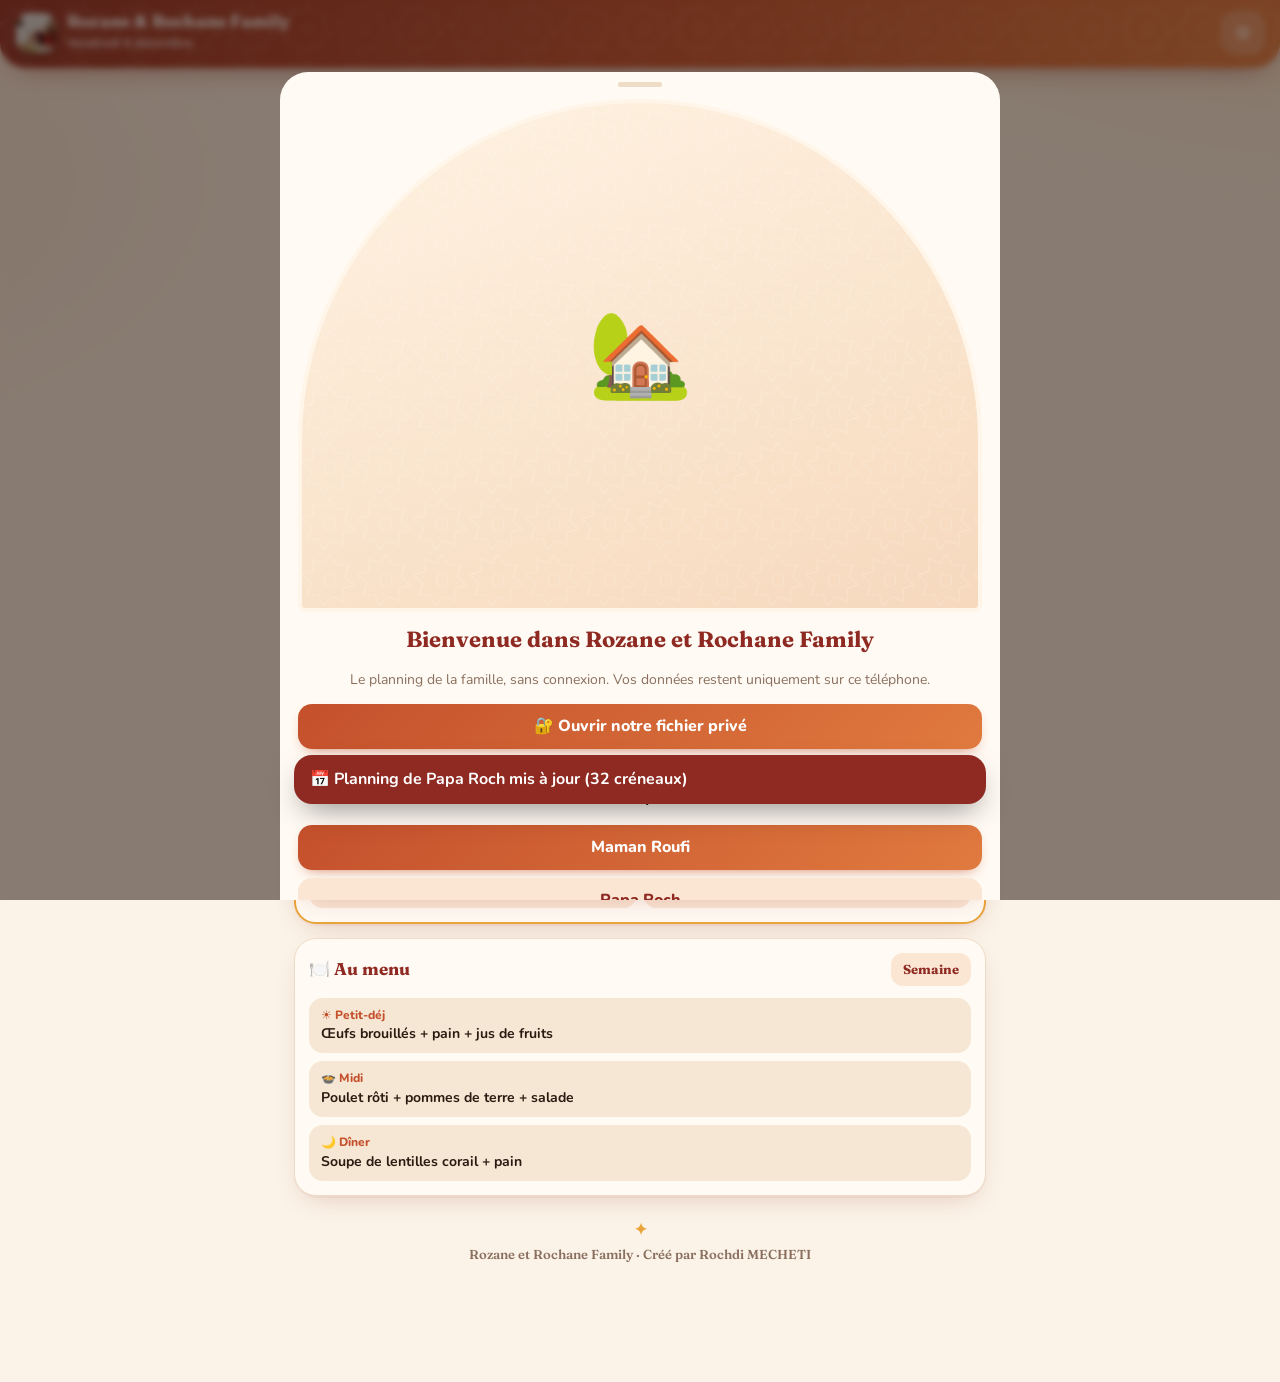
<file: index.html>
<!DOCTYPE html>
<html lang="fr">
<head>
<meta charset="utf-8">
<meta name="viewport" content="width=device-width, initial-scale=1, viewport-fit=cover">
<title>Rozane et Rochane Family</title>
<meta name="description" content="Planning familial hors connexion — Créé par Rochdi MECHETI">
<meta name="theme-color" content="#a33a25">
<meta name="robots" content="noindex, nofollow, noarchive">
<meta name="author" content="Rochdi MECHETI">
<meta name="apple-mobile-web-app-capable" content="yes">
<meta name="mobile-web-app-capable" content="yes">
<meta name="apple-mobile-web-app-status-bar-style" content="black-translucent">
<meta name="apple-mobile-web-app-title" content="R&amp;R Family">
<link rel="manifest" href="manifest.webmanifest">
<link rel="icon" type="image/png" href="icon-192.png">
<link rel="apple-touch-icon" href="apple-touch-icon.png">
<style>
/* Kaelum Family — thème « Maison » : terre cuite, safran, crème. Créé par Rochdi MECHETI */
@font-face{font-family:Fraunces;src:url([data-uri]) format('woff2');font-weight:600;font-display:swap}
@font-face{font-family:Fraunces;src:url([data-uri]) format('woff2');font-weight:700;font-display:swap}
@font-face{font-family:Nunito;src:url([data-uri]) format('woff2');font-weight:400;font-display:swap}
@font-face{font-family:Nunito;src:url([data-uri]) format('woff2');font-weight:600;font-display:swap}
@font-face{font-family:Nunito;src:url([data-uri]) format('woff2');font-weight:700;font-display:swap}
@font-face{font-family:Nunito;src:url([data-uri]) format('woff2');font-weight:800;font-display:swap}

:root{
  --bg:#fbf3e8; --bg2:#f6e7d4; --card:#fffaf3; --ink:#2b1a12; --mute:#8a6f5e; --line:#efdcc6;
  --pri:#c4502c; --pri2:#e07a3f; --deep:#8e2a22; --saf:#eaa53a; --olive:#3f6f5c; --rose:#c94f6d;
  --soft:#fbe6d4; --ok:#3f8f5c; --bad:#c43c3c; --rain:#2f6f9f;
  --r:22px; --sh:0 2px 0 rgba(142,42,34,.04),0 10px 28px -12px rgba(142,42,34,.28);
  --serif:Fraunces,Georgia,serif; --sans:Nunito,system-ui,-apple-system,sans-serif;
  --zellige:url("data:image/svg+xml,%3Csvg xmlns='http://www.w3.org/2000/svg' width='56' height='56' viewBox='0 0 56 56'%3E%3Cg fill='none' stroke='%23fff' stroke-opacity='.16' stroke-width='1.2'%3E%3Cpath d='M28 4l7 10 12 0-4 11 9 9-11 4 0 12-11-4-9 9-4-11-12 0 4-11-9-9 11-4 0-12 11 4z'/%3E%3Ccircle cx='28' cy='29' r='6'/%3E%3C/g%3E%3C/svg%3E");
}
@media (prefers-color-scheme: dark){
  :root{ --bg:#1c1310; --bg2:#241814; --card:#2a1d18; --ink:#f8ebdf; --mute:#c2a593; --line:#3d2a22; --soft:#3a251c;
    --sh:0 10px 28px -14px rgba(0,0,0,.6); }
}
*{box-sizing:border-box;-webkit-tap-highlight-color:transparent}
html,body{margin:0;background:var(--bg);color:var(--ink);font:16px/1.45 var(--sans)}
body{padding-bottom:calc(96px + env(safe-area-inset-bottom));
  background-image:radial-gradient(1200px 500px at 110% -10%,rgba(234,165,58,.18),transparent 60%),radial-gradient(900px 500px at -20% 20%,rgba(196,80,44,.10),transparent 60%);
  background-attachment:fixed}
button,input,select,textarea{font:inherit;color:inherit}
h2,h3,.serif{font-family:var(--serif)}
.hidden{display:none!important}

/* En-tête */
.top{position:sticky;top:0;z-index:5;display:flex;align-items:center;justify-content:space-between;
  padding:calc(12px + env(safe-area-inset-top)) 16px 14px;color:#fff;
  background:var(--zellige),linear-gradient(120deg,var(--deep) 0%,var(--pri) 55%,var(--pri2) 100%);
  border-radius:0 0 26px 26px;box-shadow:0 10px 30px -14px rgba(142,42,34,.7)}
.brand{display:flex;gap:11px;align-items:center}
.brand img{width:40px;height:40px;border-radius:13px;box-shadow:0 4px 12px rgba(0,0,0,.25)}
.brand b{display:block;font-family:var(--serif);font-size:20px;letter-spacing:.2px;line-height:1.1}
.brand small{opacity:.92;font-size:13px;font-weight:600}
.iconbtn{background:rgba(255,255,255,.2);border:1px solid rgba(255,255,255,.3);border-radius:14px;width:42px;height:42px;font-size:18px;backdrop-filter:blur(6px)}
main{padding:14px;max-width:720px;margin:0 auto}

/* Barre du bas flottante */
.tabs{position:fixed;left:12px;right:12px;bottom:calc(10px + env(safe-area-inset-bottom));display:flex;z-index:6;max-width:696px;margin:0 auto;
  background:rgba(255,250,243,.92);backdrop-filter:blur(14px);-webkit-backdrop-filter:blur(14px);border:1px solid var(--line);border-radius:24px;padding:6px;
  box-shadow:0 12px 30px -10px rgba(142,42,34,.35)}
@media (prefers-color-scheme: dark){.tabs{background:rgba(42,29,24,.92)}}
.tabs button{flex:1;border:0;background:none;padding:7px 0 6px;font-size:11px;font-weight:700;color:var(--mute);display:flex;flex-direction:column;align-items:center;gap:1px;border-radius:18px;transition:.2s}
.tabs button span{font-size:21px;line-height:1.1}
.tabs button.on{color:#fff;background:linear-gradient(135deg,var(--pri),var(--pri2));box-shadow:0 6px 14px -6px rgba(196,80,44,.8)}

/* Cartes */
.card{background:var(--card);border:1px solid var(--line);border-radius:var(--r);padding:16px;margin-bottom:14px;box-shadow:var(--sh)}
.card h2{margin:0 0 12px;font-size:19px;font-weight:700;display:flex;justify-content:space-between;align-items:center;gap:8px;color:var(--deep)}
@media (prefers-color-scheme: dark){.card h2{color:#ffc9a8}}
.card h3{margin:14px 0 6px;font-size:15px;color:var(--mute)}
.mute{color:var(--mute);font-size:14px}
.row{display:flex;gap:8px;align-items:center}
.wrap{flex-wrap:wrap}
.sp{justify-content:space-between}
.btn{border:0;border-radius:14px;padding:11px 16px;background:linear-gradient(135deg,var(--pri),var(--pri2));color:#fff;font-weight:800;box-shadow:0 6px 14px -8px rgba(196,80,44,.9)}
.btn:active{transform:scale(.97)}
.btn.sec{background:var(--soft);color:var(--deep);box-shadow:none}
@media (prefers-color-scheme: dark){.btn.sec{color:#ffc9a8}}
.btn.bad{background:var(--bad)}
.btn.sm{padding:7px 12px;font-size:13px;border-radius:12px}
.btn.full{width:100%}
.chip{display:inline-flex;align-items:center;gap:5px;border:1.5px solid var(--line);background:var(--card);border-radius:999px;padding:6px 12px;font-size:14px;font-weight:700}
.chip.on{background:var(--deep);border-color:var(--deep);color:#fff}
.dot{width:10px;height:10px;border-radius:50%;display:inline-block;flex:none;box-shadow:0 0 0 2px rgba(255,255,255,.7)}
.list{list-style:none;margin:0;padding:0}
.item{display:flex;gap:12px;align-items:flex-start;padding:11px 0;border-bottom:1px dashed var(--line)}
.item:last-child{border-bottom:0}
.item .t{min-width:52px;font-weight:800;font-variant-numeric:tabular-nums;color:var(--deep)}
@media (prefers-color-scheme: dark){.item .t{color:#ffc9a8}}
.item .body{flex:1;min-width:0;font-weight:600}
.item .who{font-size:13px;color:var(--mute);font-weight:600}
.item.done .body{opacity:.45;text-decoration:line-through}
.chk{width:30px;height:30px;border-radius:10px;border:2px solid var(--line);background:var(--card);flex:none;font-size:15px;font-weight:800}
.chk.on{background:var(--ok);border-color:var(--ok);color:#fff}

/* Bandeaux */
.banner{border-radius:18px;padding:13px 15px;margin-bottom:14px;font-weight:700}
.banner.rain{background:linear-gradient(135deg,#dbeaf4,#eef5fa);color:#1f4f73;border:1px solid #c6dcec}
.banner.info{background:var(--soft);color:var(--deep);border:1px solid var(--line)}
.banner.warn{background:#fff0d6;color:#7a4a08;border:1px solid #f6dcaa}
@media (prefers-color-scheme: dark){.banner.rain{background:#1d2c38;color:#b6d8f0;border-color:#2b4152}.banner.warn{background:#3b2a14;color:#ffd596;border-color:#55391a}.banner.info{color:#ffc9a8}}

/* Héros : photo dans une arche */
.hero{position:relative;margin:4px 0 16px;padding:14px;border-radius:30px;background:var(--zellige),linear-gradient(160deg,var(--saf),var(--pri) 70%,var(--deep));box-shadow:var(--sh);overflow:hidden}
.hero img{width:100%;display:block;aspect-ratio:4/3;object-fit:cover;object-position:center 35%;border-radius:999px 999px 22px 22px;border:4px solid #fff6e9}
.hero div{padding:12px 4px 2px;color:#fff;text-align:center}
.hero b{display:block;font-family:var(--serif);font-size:26px;line-height:1.15;text-shadow:0 2px 8px rgba(0,0,0,.2)}
.hero span{font-size:14px;font-weight:700;opacity:.95;letter-spacing:.3px}
.hero .greet{font-family:var(--serif);font-size:17px;opacity:.95;display:block;margin-bottom:2px}

/* Prières */
.prayers{display:grid;grid-template-columns:repeat(3,1fr);gap:8px}
.prayers div{background:var(--bg2);border-radius:999px 999px 16px 16px;padding:12px 6px 10px;text-align:center;border:1px solid var(--line)}
.prayers div b{display:block;font-size:19px;font-family:var(--serif);color:var(--deep)}
@media (prefers-color-scheme: dark){.prayers div b{color:#ffc9a8}}
.prayers div.next{background:linear-gradient(170deg,var(--saf),var(--pri));color:#fff;border-color:transparent;box-shadow:0 8px 18px -8px rgba(196,80,44,.9)}
.prayers div.next b{color:#fff}
.prayers small{font-size:12px;font-weight:700}

/* Jeûne : carte coucher de soleil */
.fast{background:var(--zellige),linear-gradient(160deg,#3a1d3f 0%,#8e2a22 55%,#e07a3f 100%);color:#fff;border:0}
.fast .mute{color:#ffd9bf}
.fast .btn.sec{background:rgba(255,255,255,.18);color:#fff}
.bar{height:10px;background:rgba(255,255,255,.2);border-radius:9px;overflow:hidden;margin-top:10px}
.bar i{display:block;height:100%;background:linear-gradient(90deg,#ffd36b,#ffb347);border-radius:9px}

/* Planning */
.week{display:grid;grid-template-columns:repeat(7,1fr);gap:5px;margin-bottom:12px}
.week button{border:1.5px solid var(--line);background:var(--card);border-radius:16px;padding:7px 0;font-size:12px;font-weight:700;color:var(--mute)}
.week button b{display:block;font-size:18px;font-family:var(--serif);color:var(--ink)}
.week button.on{background:linear-gradient(160deg,var(--pri2),var(--deep));color:#fff;border-color:transparent;box-shadow:0 8px 16px -8px rgba(142,42,34,.8)}
.week button.on b{color:#fff}
.week button.today{border-color:var(--saf)}
.seg{display:flex;background:var(--bg2);border-radius:16px;padding:4px;margin-bottom:14px;border:1px solid var(--line)}
.seg button{flex:1;border:0;background:none;border-radius:12px;padding:9px 4px;font-weight:800;color:var(--mute);font-size:14px}
.seg button.on{background:var(--card);color:var(--deep);box-shadow:0 3px 10px -4px rgba(142,42,34,.4)}
@media (prefers-color-scheme: dark){.seg button.on{color:#ffc9a8}}

/* Tuiles « Plus » */
.grid2{display:grid;grid-template-columns:1fr 1fr;gap:12px}
.tile{background:var(--card);border:1px solid var(--line);border-radius:24px;padding:18px 12px;text-align:center;font-weight:800;box-shadow:var(--sh);position:relative;overflow:hidden}
.tile span{display:grid;place-items:center;width:58px;height:58px;margin:0 auto 8px;font-size:28px;border-radius:999px 999px 16px 16px;background:linear-gradient(170deg,var(--soft),var(--bg2))}

/* Repas */
.meal{padding:11px 0;border-bottom:1px dashed var(--line);display:flex;gap:12px;align-items:flex-start}
.meal:last-child{border-bottom:0}
.meal .lab{min-width:96px;font-weight:800;font-size:14px;color:var(--pri)}
.meal .txt{flex:1;font-weight:600}

/* Météo */
.wx{display:flex;align-items:center;gap:14px}
.wx .big{font-size:48px}
.wx .temp{font-size:34px;font-weight:700;font-family:var(--serif)}
.days{display:flex;gap:7px;overflow-x:auto;margin-top:12px;padding-bottom:2px}
.days div{min-width:66px;background:var(--bg2);border-radius:999px 999px 14px 14px;padding:9px 6px 7px;text-align:center;font-size:12px;font-weight:700;border:1px solid var(--line)}
.days div.r{background:#dbeaf4;color:#1f4f73;border-color:#c6dcec}

/* Cycle */
.cyc{display:flex;gap:16px;align-items:center}
.ring{width:104px;height:104px;border-radius:50%;display:flex;flex-direction:column;align-items:center;justify-content:center;
  background:conic-gradient(var(--rose) var(--p),var(--bg2) 0);position:relative;flex:none}
.ring::before{content:"";position:absolute;inset:10px;border-radius:50%;background:var(--card)}
.ring b,.ring small{position:relative}
.ring b{font-size:30px;font-family:var(--serif);color:var(--rose)}
.cal{display:grid;grid-template-columns:repeat(7,1fr);gap:4px;text-align:center;font-size:14px;font-weight:700}
.cal .h{font-size:12px;color:var(--mute)}
.cal .d{padding:8px 0;border-radius:12px}
.cal .per{background:var(--rose);color:#fff}
.cal .pred{background:#f8d3db;color:#7a1730}
.cal .fert{background:#d9ece3;color:#225c45}
.cal .tod{outline:2.5px solid var(--saf)}

.photos{display:grid;grid-template-columns:repeat(3,1fr);gap:6px}
.photos img{width:100%;aspect-ratio:1;object-fit:cover;border-radius:16px;display:block}

/* Feuille modale */
.modal{position:fixed;inset:0;background:rgba(43,26,18,.55);z-index:20;display:flex;align-items:flex-end;justify-content:center;backdrop-filter:blur(3px)}
.sheet{background:var(--card);width:100%;max-width:720px;max-height:92vh;overflow:auto;border-radius:28px 28px 0 0;
  padding:10px 18px calc(18px + env(safe-area-inset-bottom));animation:up .25s ease-out}
.sheet::before{content:"";display:block;width:44px;height:5px;border-radius:9px;background:var(--line);margin:0 auto 12px}
@keyframes up{from{transform:translateY(40px);opacity:.4}to{transform:none;opacity:1}}
.sheet h2{margin:0 0 14px;font-size:22px;color:var(--deep)}
@media (prefers-color-scheme: dark){.sheet h2{color:#ffc9a8}}
.f{margin-bottom:13px}
.f label{display:block;font-size:13px;font-weight:800;margin-bottom:5px;color:var(--mute)}
.f input,.f select,.f textarea{width:100%;border:1.5px solid var(--line);border-radius:14px;padding:11px;background:var(--bg)}
.f input:focus,.f select:focus,.f textarea:focus{outline:none;border-color:var(--pri2)}
.f textarea{min-height:84px}
.f input[type=checkbox]{width:auto}
.toast{position:fixed;left:14px;right:14px;bottom:calc(96px + env(safe-area-inset-bottom));z-index:30;background:var(--deep);color:#fff;
  border-radius:18px;padding:13px 16px;font-weight:700;max-width:692px;margin:0 auto;box-shadow:0 12px 30px -10px rgba(0,0,0,.5)}
.install{background:var(--saf);color:#3b2206;padding:11px 16px;font-size:14px;font-weight:700;display:flex;gap:10px;align-items:center;justify-content:space-between}
.alarm{text-align:center;padding:20px 0}
.alarm .big{font-size:72px;animation:ring 1s infinite}
@keyframes ring{0%,100%{transform:rotate(0)}25%{transform:rotate(-12deg)}75%{transform:rotate(12deg)}}
.credit{text-align:center;color:var(--mute);font-size:13px;margin:22px 0 8px;font-family:var(--serif);font-weight:600}
.credit::before{content:"✦";display:block;color:var(--saf);font-size:16px;margin-bottom:4px}
.pill{font-family:var(--sans);font-size:12px;border-radius:999px;padding:3px 10px;background:var(--soft);color:var(--deep);font-weight:800;white-space:nowrap}
table.pt{width:100%;border-collapse:collapse;font-size:13px;font-variant-numeric:tabular-nums;font-weight:600}
table.pt th{font-size:12px;color:var(--mute)}
table.pt th,table.pt td{padding:7px 2px;border-bottom:1px dashed var(--line);text-align:center}
table.pt tr.tod td{background:var(--soft);font-weight:800;color:var(--deep)}
.empty{color:var(--mute);text-align:center;padding:16px 0;font-size:15px;font-weight:600}
.fab{position:fixed;right:20px;bottom:calc(98px + env(safe-area-inset-bottom));width:60px;height:60px;border-radius:22px;border:0;
  background:linear-gradient(135deg,var(--saf),var(--pri));color:#fff;font-size:30px;font-weight:700;box-shadow:0 12px 24px -8px rgba(196,80,44,.9);z-index:7}

.heroph{aspect-ratio:4/3;display:grid;place-items:center;font-size:84px;background:var(--zellige),linear-gradient(160deg,#fff3e3,#f6d9bd);border-radius:999px 999px 22px 22px;border:4px solid #fff6e9}
.hero .heroph{padding:0;color:inherit}
/* Écran de verrouillage */
.lock{position:fixed;inset:0;z-index:50;display:flex;align-items:center;justify-content:center;color:#fff;
  background:var(--zellige),linear-gradient(160deg,#3a1d3f 0%,var(--deep) 45%,var(--pri) 80%,var(--saf) 100%)}
.lockin{width:100%;max-width:340px;text-align:center;padding:24px}
.lockin img{width:76px;height:76px;border-radius:24px;box-shadow:0 10px 30px rgba(0,0,0,.35)}
.lockin h2{font-family:var(--serif);font-size:28px;margin:14px 0 4px}
.lockin p{margin:0 0 18px;opacity:.92;font-weight:700}
.pdots{display:flex;gap:16px;justify-content:center;margin-bottom:26px}
.pdots i{width:16px;height:16px;border-radius:50%;border:2px solid #fff;display:block}
.pdots i.on{background:#fff}
.pad{display:grid;grid-template-columns:repeat(3,76px);gap:16px;justify-content:center}
.pad button{width:76px;height:76px;border-radius:50%;border:1px solid rgba(255,255,255,.35);background:rgba(255,255,255,.14);color:#fff;font:700 28px var(--serif);backdrop-filter:blur(6px)}
.pad button:active{background:rgba(255,255,255,.35)}
.lnk{background:none;border:0;color:#fff;opacity:.9;margin-top:22px;font-weight:800;text-decoration:underline}
.lcred{margin-top:18px;font-size:12px;opacity:.75;font-family:var(--serif)}

.brand b{font-size:17px;white-space:nowrap}
.brand>div{min-width:0}

.card.papa{border:2px solid var(--saf)}

.av{border-radius:50%;object-fit:cover;border:2px solid #fff;vertical-align:middle;flex:none;box-shadow:0 1px 3px rgba(0,0,0,.15);display:inline-block}
.who .av+.av{margin-left:-6px}
.avl{display:inline-grid;place-items:center;color:#fff;font-weight:800;font-family:var(--serif)}
.avbtn{position:relative;border:0;background:none;padding:0;flex:none}
.avbtn i{position:absolute;right:-4px;bottom:-4px;font-style:normal;font-size:14px;background:var(--card);border-radius:50%;width:22px;height:22px;display:grid;place-items:center;box-shadow:0 1px 4px rgba(0,0,0,.2)}
.avrow{display:flex!important;justify-content:center;gap:10px;margin-top:8px}
.avrow>span{display:flex;flex-direction:column;align-items:center;gap:3px}
.avrow small{font-size:11px;font-weight:800;opacity:.95;white-space:nowrap}
.avrow .av{border-width:3px}

/* Alarme plein écran */
.alarmfs{position:fixed;inset:0;z-index:100;display:flex;align-items:center;justify-content:center;text-align:center;color:#fff;
  background:var(--zellige),radial-gradient(circle at 50% 30%,#e9503a 0%,#a3221c 45%,#3a0f12 100%);animation:apulse 1.3s infinite}
@keyframes apulse{0%,100%{filter:brightness(1)}50%{filter:brightness(1.25)}}
.afin{padding:28px;max-width:420px;width:100%}
.aring{font-size:110px;animation:ring .5s infinite;line-height:1}
.atime{font:700 64px var(--serif);margin:8px 0 4px}
.alarmfs h2{font:700 30px var(--serif);margin:6px 0}
.alarmfs p{font-size:19px;font-weight:700;opacity:.95;margin:6px 0}
.awho{display:flex;align-items:center;justify-content:center;gap:8px}
.abtn{display:block;width:100%;margin-top:26px;border:0;border-radius:22px;padding:22px;background:#fff;color:#8e2a22;font:800 24px var(--sans);box-shadow:0 14px 30px rgba(0,0,0,.35)}
.abtn2{display:block;width:100%;margin-top:12px;border:2px solid rgba(255,255,255,.6);border-radius:18px;padding:14px;background:transparent;color:#fff;font:800 17px var(--sans)}

/* ---- Accueil convivial ---- */
html,body{overflow-x:hidden}
.item .body,.cb{overflow-wrap:anywhere}
.hero2{position:relative;border-radius:26px;overflow:hidden;box-shadow:var(--sh);margin-bottom:12px;background:linear-gradient(160deg,var(--saf),var(--pri))}
.hero2 img{display:block;width:100%;height:210px;object-fit:cover;object-position:center 30%}
.hero2 .noph{height:150px;display:flex;align-items:center;justify-content:center;gap:12px;color:#fff;font-size:40px;background:var(--zellige),linear-gradient(160deg,var(--saf),var(--pri))}
.hero2 .noph span{font:800 15px var(--sans);text-align:left}
.hcap{position:absolute;left:0;right:0;bottom:0;padding:30px 16px 12px;color:#fff;background:linear-gradient(transparent,rgba(60,15,10,.72))}
.hcap span{display:block;font:700 15px var(--serif);opacity:.95}.hcap b{font:700 21px var(--serif)}
.fam{display:flex;justify-content:space-around;margin:0 0 14px}
.fam button{border:0;background:none;display:flex;flex-direction:column;align-items:center;gap:4px;padding:0;min-width:0}
.fam small{font-size:12px;font-weight:800;color:var(--mute);max-width:78px;overflow:hidden;text-overflow:ellipsis;white-space:nowrap}
.fam .av{border-width:3px}
.quick{display:grid;grid-template-columns:repeat(4,1fr);gap:8px;margin-bottom:12px}
.quick button{position:relative;border:1px solid var(--line);background:var(--card);border-radius:20px;padding:12px 2px 10px;font-size:12px;font-weight:800;color:var(--ink);box-shadow:var(--sh);min-width:0}
.quick span{display:block;font-size:26px;margin-bottom:4px}
.quick i{position:absolute;top:6px;right:8px;font-style:normal;background:var(--pri);color:#fff;border-radius:999px;font-size:11px;min-width:20px;padding:2px 5px}
.pillbar{border-radius:16px;padding:11px 14px;margin-bottom:10px;font-weight:700;font-size:14px}
.pillbar.rain{background:#dbeaf4;color:#1f4f73}
.pillbar.soft{background:var(--card);border:1px solid var(--line)}
.todo{display:flex;flex-wrap:wrap;gap:6px;margin-bottom:12px}
.todo a{background:#fff0d6;color:#7a4a08;border:1px solid #f6dcaa;border-radius:999px;padding:7px 12px;font-size:13px;font-weight:800}
.duo{display:grid;grid-template-columns:1fr 1fr;gap:10px;margin-bottom:12px}
.mini{background:var(--card);border:1px solid var(--line);border-radius:20px;padding:12px 14px;box-shadow:var(--sh);min-width:0}
.mini small{display:block;font-size:12px;font-weight:800;color:var(--mute)}
.mini b{display:block;font:700 19px var(--serif);color:var(--deep);margin:2px 0;white-space:nowrap;overflow:hidden;text-overflow:ellipsis}
.mini span{font-size:12px;font-weight:700;color:var(--mute)}
@media (prefers-color-scheme: dark){.mini b{color:#ffc9a8}.todo a{background:#3b2a14;color:#ffd596;border-color:#55391a}}
.crow{display:flex;gap:10px;align-items:center;padding:9px 0;border-bottom:1px dashed var(--line)}
.crow:last-child{border-bottom:0}
.crow.done .cb{opacity:.45;text-decoration:line-through}
.ct{min-width:46px;font-weight:800;font-size:14px;color:var(--deep);font-variant-numeric:tabular-nums;line-height:1.25}
.ct b{font-size:12px}
.cb{flex:1;min-width:0;font-weight:700;font-size:15px}
.cb small{display:block;font-size:12px;color:var(--mute);font-weight:700}
.cw{display:flex;flex:none}
.card h2 .av{margin-right:2px}
.chips{display:flex;flex-wrap:wrap;gap:6px}
.chips span{background:var(--bg2);border:1px solid var(--line);border-radius:999px;padding:5px 11px;font-size:13px;font-weight:700}
.menu3{display:grid;grid-template-columns:1fr;gap:8px}
.menu3 div{background:var(--bg2);border-radius:14px;padding:9px 12px;font-weight:700;font-size:14px}
.menu3 small{display:block;font-size:12px;color:var(--pri);font-weight:800}
.card{padding:14px}
.card h2{font-size:17px}
.hero2 .noph{height:190px;align-items:flex-start;padding-top:34px}

/* Carnets de santé */
.carnets{display:grid;grid-template-columns:1fr 1fr;gap:10px;margin-bottom:12px}
.carnets button{display:flex;align-items:center;gap:10px;text-align:left;border:0;border-radius:22px;padding:12px;color:#fff;min-width:0;
  background:var(--zellige),linear-gradient(150deg,var(--c),color-mix(in srgb,var(--c) 60%,#2b1a12));box-shadow:var(--sh)}
.carnets span{min-width:0;font-weight:800;font-size:15px;line-height:1.2}
.carnets b{display:block;font-size:11px;opacity:.9;text-transform:uppercase;letter-spacing:.4px}
.carnets small{display:block;font-size:12px;opacity:.9;font-weight:700}
.cid{border-top:6px solid var(--c)}
.kv{display:grid;grid-template-columns:1fr 1fr;gap:8px;margin-top:12px}
.kv div{background:var(--bg2);border-radius:14px;padding:9px 11px;font-weight:800;font-size:14px;min-width:0;overflow-wrap:anywhere}
.kv small{display:block;font-size:11px;color:var(--mute);font-weight:800}
.gsvg{width:100%;height:auto;margin:4px 0 8px;background:var(--bg2);border-radius:14px}
.gsvg text{font:700 10px var(--sans);fill:var(--mute)}
.btn.big{padding:15px;font-size:17px;border-radius:18px}

/* Bannière du jour / consignes */
.nban{border-radius:22px;padding:14px;margin-bottom:12px;box-shadow:var(--sh);border:2px solid transparent}
.nban.info{background:#fff4dc;border-color:#f3d79a;color:#5b3a06}
.nban.important{background:linear-gradient(150deg,#ffe2cc,#ffd0b0);border-color:#f0a070;color:#5a1e08}
.nban.urgent{background:var(--zellige),linear-gradient(150deg,#e9503a,#a3221c);color:#fff;animation:apulse 1.4s infinite}
.nh{display:flex;align-items:center;gap:8px;font-weight:800;font-size:14px}
.nh small{margin-left:auto;opacity:.75;font-weight:700}
.nt{font:700 19px/1.35 var(--serif);margin:10px 2px 12px;overflow-wrap:anywhere}
.nok{width:100%;border:0;border-radius:14px;padding:12px;font:800 16px var(--sans);background:rgba(255,255,255,.75);color:#5a1e08}
.nban.urgent .nok{background:#fff;color:#a3221c}
.nmine{display:flex;flex-wrap:wrap;gap:4px 10px;align-items:center;background:var(--card);border:1px dashed var(--line);border-radius:16px;padding:10px 12px;margin-bottom:12px;font-size:13px;font-weight:700}
.nmine span{flex:1 1 100%;color:var(--mute)}
.nmine b{color:var(--deep)}.nmine a{margin-left:auto;color:var(--pri);font-weight:800}

</style>
</head>
<body>
<header class="top">
  <div class="brand"><img src="icon-192.png" alt=""><div><b>Rozane &amp; Rochane Family</b><small id="hdrSub"></small></div></div>
  <button class="iconbtn" data-a="go" data-v="plus" data-s="reglages" aria-label="Réglages">⚙️</button>
</header>
<div id="install" class="install hidden"></div>
<main id="main"></main>
<nav class="tabs">
  <button data-a="go" data-v="accueil"><span>🏠</span>Accueil</button>
  <button data-a="go" data-v="planning"><span>📅</span>Planning</button>
  <button data-a="go" data-v="repas"><span>🛒</span>Courses</button>
  <button data-a="go" data-v="sante"><span>💊</span>Santé</button>
  <button data-a="go" data-v="plus"><span>☰</span>Plus</button>
</nav>
<div id="modal" class="modal hidden"><div class="sheet" id="sheet"></div></div>
<div id="toast" class="toast hidden"></div>
<script>
// Calcul des horaires de prière (algorithme astronomique type PrayTimes) — hors connexion
const PrayerCalc = (() => {
  const d2r = d => d * Math.PI / 180, r2d = r => r * 180 / Math.PI;
  const sin = d => Math.sin(d2r(d)), cos = d => Math.cos(d2r(d)), tan = d => Math.tan(d2r(d));
  const asin = x => r2d(Math.asin(x)), acos = x => r2d(Math.acos(x));
  const atan2 = (y, x) => r2d(Math.atan2(y, x)), acot = x => r2d(Math.atan(1 / x));
  const fix = (a, b) => { a = a - b * Math.floor(a / b); return a < 0 ? a + b : a; };
  const fixA = a => fix(a, 360), fixH = a => fix(a, 24);

  const METHODS = {
    uoif: { name: 'UOIF France (12° / 12°)', fajr: 12, isha: 12 },
    isna: { name: 'Angle 15° / 15°', fajr: 15, isha: 15 },
    mwl: { name: 'Ligue islamique mondiale (18° / 17°)', fajr: 18, isha: 17 },
    a18: { name: 'Angle 18° / 18°', fajr: 18, isha: 18 }
  };

  function julian(y, m, d) {
    if (m <= 2) { y -= 1; m += 12; }
    const A = Math.floor(y / 100), B = 2 - A + Math.floor(A / 4);
    return Math.floor(365.25 * (y + 4716)) + Math.floor(30.6001 * (m + 1)) + d + B - 1524.5;
  }
  function sunPos(jd) {
    const D = jd - 2451545.0;
    const g = fixA(357.529 + 0.98560028 * D);
    const q = fixA(280.459 + 0.98564736 * D);
    const L = fixA(q + 1.915 * sin(g) + 0.020 * sin(2 * g));
    const e = 23.439 - 0.00000036 * D;
    const RA = atan2(cos(e) * sin(L), cos(L)) / 15;
    return { decl: asin(sin(e) * sin(L)), eqt: q / 15 - fixH(RA) };
  }

  // Renvoie les heures décimales locales
  function compute(y, m, d, lat, lng, tz, opt) {
    const jd = julian(y, m, d) - lng / (15 * 24);
    const midDay = t => fixH(12 - sunPos(jd + t).eqt);
    const angleTime = (angle, t, ccw) => {
      const decl = sunPos(jd + t).decl, noon = midDay(t);
      let v = (-sin(angle) - sin(decl) * sin(lat)) / (cos(decl) * cos(lat));
      v = Math.max(-1, Math.min(1, v));
      const T = acos(v) / 15;
      return noon + (ccw ? -T : T);
    };
    const asrTime = (f, t) => {
      const decl = sunPos(jd + t).decl;
      return angleTime(-acot(f + tan(Math.abs(lat - decl))), t);
    };
    let t = { fajr: 5, sunrise: 6, dhuhr: 12, asr: 13, sunset: 18, isha: 18 };
    for (let i = 0; i < 2; i++) {
      const p = {}; for (const k in t) p[k] = t[k] / 24;
      t = {
        fajr: angleTime(opt.fajr, p.fajr, true),
        sunrise: angleTime(0.833, p.sunrise, true),
        dhuhr: midDay(p.dhuhr),
        asr: asrTime(opt.asr || 1, p.asr),
        sunset: angleTime(0.833, p.sunset),
        isha: angleTime(opt.isha, p.isha)
      };
    }
    for (const k in t) t[k] += tz - lng / 15;
    t.maghrib = t.sunset;
    return t;
  }

  function tzOffset(y, m, d) { return -new Date(y, m - 1, d, 12).getTimezoneOffset() / 60; }
  function toHM(h) {
    let mins = Math.round(h * 60);
    mins = ((mins % 1440) + 1440) % 1440;
    return String(Math.floor(mins / 60)).padStart(2, '0') + ':' + String(mins % 60).padStart(2, '0');
  }
  function addMin(hm, n) {
    const [a, b] = hm.split(':').map(Number);
    let t = a * 60 + b + n; t = ((t % 1440) + 1440) % 1440;
    return String(Math.floor(t / 60)).padStart(2, '0') + ':' + String(t % 60).padStart(2, '0');
  }

  // date: 'YYYY-MM-DD' ; cfg: {lat,lng,method,asr,adj:{fajr..isha}}
  function forDate(date, cfg) {
    const [y, m, d] = date.split('-').map(Number);
    const meth = METHODS[cfg.method] || METHODS.uoif;
    const t = compute(y, m, d, cfg.lat, cfg.lng, tzOffset(y, m, d), { fajr: meth.fajr, isha: meth.isha, asr: cfg.asr === 'hanafi' ? 2 : 1 });
    const adj = cfg.adj || {};
    const out = {};
    for (const k of ['fajr', 'sunrise', 'dhuhr', 'asr', 'maghrib', 'isha']) out[k] = addMin(toHM(t[k]), Number(adj[k] || 0));
    return out;
  }
  return { forDate, METHODS, compute };
})();
if (typeof module !== 'undefined') module.exports = PrayerCalc;

</script>
<script>
/* Rozane et Rochane Family — planning familial hors connexion
   Créé par Rochdi MECHETI. Toutes les données restent sur le téléphone. */
'use strict';

/* ---------- Outils ---------- */
const $ = s => document.querySelector(s);
const esc = s => String(s ?? '').replace(/[&<>"']/g, c => ({ '&': '&amp;', '<': '&lt;', '>': '&gt;', '"': '&quot;', "'": '&#39;' }[c]));
const pad = n => String(n).padStart(2, '0');
const ymd = d => d.getFullYear() + '-' + pad(d.getMonth() + 1) + '-' + pad(d.getDate());
const parseD = s => { const [y, m, d] = s.split('-').map(Number); return new Date(y, m - 1, d); };
const today = () => ymd(new Date());
const addDays = (s, n) => { const d = parseD(s); d.setDate(d.getDate() + n); return ymd(d); };
const diffDays = (a, b) => Math.round((parseD(b) - parseD(a)) / 86400000);
const nowHM = () => { const d = new Date(); return pad(d.getHours()) + ':' + pad(d.getMinutes()); };
const toMin = hm => { if (!hm) return -1; const [a, b] = hm.split(':').map(Number); return a * 60 + b; };
const addMin = (hm, n) => { let t = toMin(hm) + n; t = ((t % 1440) + 1440) % 1440; return pad(Math.floor(t / 60)) + ':' + pad(t % 60); };
const uid = () => Date.now().toString(36) + Math.random().toString(36).slice(2, 7);
const JOURS = ['Dimanche', 'Lundi', 'Mardi', 'Mercredi', 'Jeudi', 'Vendredi', 'Samedi'];
const J3 = ['Dim', 'Lun', 'Mar', 'Mer', 'Jeu', 'Ven', 'Sam'];
const MOIS = ['janvier', 'février', 'mars', 'avril', 'mai', 'juin', 'juillet', 'août', 'septembre', 'octobre', 'novembre', 'décembre'];
const fmtLong = s => { const d = parseD(s); return JOURS[d.getDay()] + ' ' + d.getDate() + ' ' + MOIS[d.getMonth()]; };
const MOISC = ['janv.', 'févr.', 'mars', 'avr.', 'mai', 'juin', 'juil.', 'août', 'sept.', 'oct.', 'nov.', 'déc.'];
const fmtShort = s => { const d = parseD(s); return d.getDate() + ' ' + MOISC[d.getMonth()]; };
const hash = s => { let h = 2166136261; for (const c of s) { h ^= c.charCodeAt(0); h = Math.imul(h, 16777619); } return h >>> 0; };

/* ---------- Données ---------- */
const KEY = 'kaelumFamily_v1';
const LATTES = { lat: 43.5676, lng: 3.9005 };
const MONTPELLIER = { lat: 43.6109, lng: 3.8772 };

function defaults() {
  return {
    v: 1, owner: '',
    people: [
      { id: 'papa', name: 'Papa Roch', color: '#3f6f5c', birth: '' },
      { id: 'maman', name: 'Maman Roufi', color: '#c94f6d', birth: '' },
      { id: 'fille1', name: 'Rochane', color: '#e0962a', birth: '' },
      { id: 'fille2', name: 'Rozane', color: '#8a5fb0', birth: '' }
    ],
    kids: ['fille1', 'fille2'],
    events: [], meds: [], medLog: {}, vaccines: [],
    birthdays: [],
    school: {
      days: { 1: { on: false, start: '08:30', end: '16:30' }, 2: { on: false, start: '08:30', end: '16:30' }, 3: { on: false, start: '08:30', end: '16:30' },
        4: { on: false, start: '08:30', end: '16:30' }, 5: { on: false, start: '08:30', end: '16:30' } },
      holidays: [], depart: 15, set: false
    },
    sleep: { week: '21:00', weekend: '23:00', before: 15 },
    wake: { school: '07:00', off: '08:30', on: true, offOn: false, who: 'all' },
    prayer: { show: true, method: 'uoif', asr: 'shafi', adj: { fajr: 0, sunrise: 0, dhuhr: 0, asr: 0, maghrib: 0, isha: 0 }, remind: true, before: 0 },
    fast: { person: 'maman', weekdays: [], dates: [], skip: [] },
    menus: {}, menuSeed: {},
    cycle: { periods: [], logs: {}, len: 28, plen: 5, show: true, pause: true },
    journal: {}, courses: [], health: [], notes: [],
    notif: { events: true, meds: true, school: true, sleep: true, wake: true, prayer: true, fast: true, rain: true, sound: true }
  };
}
let S;
function load() {
  try { S = JSON.parse(localStorage.getItem(KEY)); } catch (e) { S = null; }
  const d = defaults();
  if (!S) { S = d; return; }
  for (const k in d) if (S[k] === undefined) S[k] = d[k];
  for (const k of ['school', 'sleep', 'wake', 'prayer', 'fast', 'cycle', 'notif']) S[k] = Object.assign({}, d[k], S[k]);
  if (!S.nm2) { // nouveaux prénoms affichés
    const NM = { papa: ['Rochdi', 'Papa'], maman: ['Roufaida', 'Maman'], fille1: ['Fille 1'], fille2: ['Fille 2'] }, NEW = { papa: 'Papa Roch', maman: 'Maman Roufi', fille1: 'Rochane', fille2: 'Rozane' };
    for (const p of S.people || []) if (NM[p.id] && NM[p.id].includes(p.name)) p.name = NEW[p.id];
    S.nm2 = true;
  }
}
function save() { try { localStorage.setItem(KEY, JSON.stringify(S)); } catch (e) { toast('⚠️ Mémoire du téléphone pleine'); } if (typeof schedulePush === 'function') schedulePush(); }
const person = id => S.people.find(p => p.id === id);
const pname = id => id === 'all' ? 'Toute la famille' : id === 'kids' ? 'Les filles' : (person(id)?.name || '');
const pcolor = id => person(id)?.color || '#4b2fb0';
const avSrc = id => { try { return localStorage.getItem('kaelumAv_' + id) || ''; } catch (e) { return ''; } };
function avatar(id, size) {
  const src = avSrc(id), c = pcolor(id), sz = size || 22;
  if (src) return '<img class="av" src="' + src + '" style="width:' + sz + 'px;height:' + sz + 'px;border-color:' + c + '" alt="">';
  if (size) return '<span class="av avl" style="width:' + sz + 'px;height:' + sz + 'px;background:' + c + ';font-size:' + Math.round(sz * 0.42) + 'px">' + esc((person(id)?.name || '?').replace(/^(Papa|Maman) /, '').charAt(0)) + '</span>';
  return '<span class="dot" style="background:' + c + '"></span>';
}
function whoMark(who) {
  if (who === 'all') return '<span class="dot" style="background:#c9a27a"></span>';
  if (who === 'kids') return S.kids.map(k => avatar(k)).join('');
  return avatar(who);
}
const isOwnerWife = () => S.owner === 'maman';
const cycleVisible = () => S.cycle.show;

/* ---------- Prière & jeûne ---------- */
const prayerCache = {};
function prayers(D) {
  const k = D + JSON.stringify([S.prayer.method, S.prayer.asr, S.prayer.adj]);
  if (!prayerCache[k]) prayerCache[k] = PrayerCalc.forDate(D, { lat: MONTPELLIER.lat, lng: MONTPELLIER.lng, method: S.prayer.method, asr: S.prayer.asr, adj: S.prayer.adj });
  return prayerCache[k];
}
const PNAMES = { fajr: 'Sobh (Fajr)', sunrise: 'Lever du soleil', dhuhr: 'Dhohr', asr: 'Asr', maghrib: 'Maghreb', isha: 'Icha' };
function isFast(D) {
  if (S.fast.skip.includes(D)) return false;
  if (S.fast.dates.includes(D)) return true;
  return S.fast.weekdays.includes(parseD(D).getDay());
}

/* ---------- Cycle ---------- */
function cycleInfo(ref) {
  ref = ref || today();
  const ps = [...S.cycle.periods].sort((a, b) => a.start.localeCompare(b.start));
  const lens = [];
  for (let i = 1; i < ps.length; i++) { const l = diffDays(ps[i - 1].start, ps[i].start); if (l >= 18 && l <= 50) lens.push(l); }
  const lastL = lens.slice(-6);
  const avg = lastL.length ? Math.round(lastL.reduce((a, b) => a + b, 0) / lastL.length) : S.cycle.len;
  const plens = ps.filter(p => p.end).map(p => diffDays(p.start, p.end) + 1).filter(x => x > 0 && x < 12).slice(-6);
  const plen = plens.length ? Math.round(plens.reduce((a, b) => a + b, 0) / plens.length) : S.cycle.plen;
  const past = ps.filter(p => p.start <= ref);
  const last = past[past.length - 1];
  if (!last) return { avg, plen, last: null };
  const day = diffDays(last.start, ref) + 1;
  const inPeriod = last.end ? ref <= last.end : day <= plen + 3 && !last.closed;
  let next = addDays(last.start, avg);
  while (next <= ref && !inPeriod) next = addDays(next, avg);
  if (inPeriod) next = addDays(last.start, avg);
  const ov = addDays(next, -14);
  return { avg, plen, last, day, inPeriod, next, ov, fertStart: addDays(ov, -5), fertEnd: addDays(ov, 1), openPeriod: !last.end && inPeriod };
}
function dayCycleState(D) {
  const ps = S.cycle.periods;
  for (const p of ps) { const end = p.end || addDays(p.start, cycleInfo().plen - 1); if (D >= p.start && D <= end) return 'per'; }
  const ci = cycleInfo();
  if (!ci.last) return '';
  let n = ci.next;
  for (let i = 0; i < 4; i++) {
    if (D >= n && D <= addDays(n, ci.plen - 1) && D > today()) return 'pred';
    const ov = addDays(n, -14);
    if (D >= addDays(ov, -5) && D <= addDays(ov, 1) && D >= ci.last.start) return 'fert';
    n = addDays(n, ci.avg);
  }
  return '';
}
function wifeInPeriod(D) { return S.cycle.pause && cycleVisible() && cycleInfo(D).inPeriod; }

/* ---------- Import de plannings (fichier privé) ---------- */
function importPlanning(pl) {
  S.imports = S.imports || [];
  S.events = S.events.filter(e => e.src !== pl.id);
  pl.items.forEach(([date, time, end, cat, person, title, notes, alarm], i) =>
    S.events.push({ id: pl.id + '-' + i, src: pl.id, title, cat, person, date, time, end, rec: 'none', days: [], until: '', alarm: alarm < 0 ? 0 : alarm, noAlarm: alarm < 0, notes }));
  if (!S.imports.includes(pl.id)) S.imports.push(pl.id);
  return pl.items.length;
}

/* ---------- Planning chiffré en ligne (mise à jour automatique) ---------- */
const b64d = s => Uint8Array.from(atob(s), c => c.charCodeAt(0));
const PLAN_KEY = 'R5QwlQgJV1/YQsPfBeNBUVnnVi3dipaZrx74BhcBPdw=';
async function syncPlanning(manual) {
  if (!S.famKey) { S.famKey = PLAN_KEY; save(); }
  if (!S.famKey || !navigator.onLine) { if (manual) toast(S.famKey ? 'Pas de connexion' : 'Ouvre d\'abord le fichier privé'); return; }
  try {
    const r = await fetch('plannings.enc?t=' + Date.now(), { cache: 'no-store' });
    if (!r.ok) { if (manual) toast('Aucun planning en ligne'); return; }
    const env = await r.json();
    if (env.sig && env.sig === S.planSig) { if (manual) toast('Planning déjà à jour ✅'); return; }
    const key = await crypto.subtle.importKey('raw', b64d(S.famKey), 'AES-GCM', false, ['decrypt']);
    const plain = await crypto.subtle.decrypt({ name: 'AES-GCM', iv: b64d(env.iv) }, key, b64d(env.data));
    const data = JSON.parse(new TextDecoder().decode(plain));
    let n = 0; for (const pl of data.plannings) n += importPlanning(pl);
    if (data.pdf) { try { localStorage.setItem('kaelumPlanPdf', JSON.stringify(data.pdf)); } catch (e2) { } }
    S.planSig = env.sig; S.planAt = Date.now(); save(); render();
    toast('📅 Planning de ' + pname('papa') + ' mis à jour (' + n + ' créneaux)');
  } catch (e) { if (manual) toast('Impossible de lire le planning en ligne'); }
}

/* ---------- Agenda du jour (moteur central) ---------- */
const CATS = {
  travail: ['🛡️', 'Travail'], formation: ['🎓', 'Formation'], rdv: ['📌', 'Rendez-vous'], rappel: ['🔔', 'Rappel'], reveil: ['⏰', 'Réveil'], sport: ['🏃', 'Sport'], activite: ['🎨', 'Activité'],
  sortie: ['🌳', 'Sortie'], voyage: ['✈️', 'Voyage'], ecole: ['🎒', 'École'], medecin: ['🩺', 'Médecin'], autre: ['📝', 'Autre']
};
function occurs(ev, D) {
  if (D < ev.date) return false;
  if (ev.until && D > ev.until) return false;
  const r = ev.rec || 'none', d = parseD(D), o = parseD(ev.date);
  if (r === 'none') return D === ev.date;
  if (r === 'daily') return true;
  if (r === 'weekly') { const days = ev.days && ev.days.length ? ev.days : [o.getDay()]; return days.includes(d.getDay()); }
  if (r === 'monthly') return d.getDate() === o.getDate();
  if (r === 'yearly') return d.getDate() === o.getDate() && d.getMonth() === o.getMonth();
  return false;
}
function schoolDay(D) {
  const wd = parseD(D).getDay(), sd = S.school.days[wd];
  if (!sd || !sd.on) return null;
  if (S.school.holidays.some(h => D >= h.start && D <= h.end)) return null;
  return sd;
}
function dayItems(D) {
  const it = [], wd = parseD(D).getDay();
  for (const ev of S.events) if (occurs(ev, D)) {
    const c = CATS[ev.cat] || CATS.autre;
    it.push({ time: ev.time || '', title: c[0] + ' ' + ev.title, who: ev.person, cat: ev.cat === 'reveil' ? 'wakeEv' : 'event', alarm: ev.noAlarm ? -1 : Number(ev.alarm || 0), key: 'ev:' + ev.id + ':' + D, ev, notes: ev.notes });
  }
  for (const m of S.meds) {
    if (m.start && D < m.start) continue; if (m.end && D > m.end) continue;
    for (const t of (m.times || [])) it.push({ time: t, title: '💊 ' + m.name + (m.dose ? ' — ' + m.dose : ''), who: m.person, cat: 'med', alarm: 0, key: 'med:' + m.id + '@' + t + ':' + D, med: { id: m.id, t } });
  }
  const sd = schoolDay(D);
  if (sd) {
    it.push({ time: addMin(sd.start, -S.school.depart), title: '🚗 Départ crèche / école', who: 'kids', cat: 'school', alarm: 0, key: 'sch0:' + D });
    it.push({ time: sd.start, title: '🎒 Arrivée crèche / école', who: 'kids', cat: 'school', alarm: -1, key: 'sch1:' + D });
    it.push({ time: sd.end, title: '🏫 Récupérer les filles (crèche / école)', who: 'kids', cat: 'school', alarm: 10, key: 'sch2:' + D });
  }
  if (S.wake.on && (sd || S.wake.offOn)) it.push({ time: sd ? S.wake.school : S.wake.off, title: '⏰ Réveil', who: 'all', cat: 'wake', alarm: 0, key: 'wake:' + D });
  const night = [0, 1, 2, 3, 4].includes(wd) ? S.sleep.week : S.sleep.weekend;
  it.push({ time: night, title: '😴 Coucher des filles', who: 'kids', cat: 'sleep', alarm: Number(S.sleep.before || 0), key: 'sleep:' + D });
  const wifePer = wifeInPeriod(D);
  if (S.prayer.show) {
    const p = prayers(D);
    for (const k of ['fajr', 'dhuhr', 'asr', 'maghrib', 'isha']) it.push({ time: p[k], title: '🕌 ' + PNAMES[k], who: 'all', cat: 'prayer', alarm: Number(S.prayer.before || 0), key: 'pr:' + k + ':' + D, quiet: wifePer && isOwnerWife() });
  }
  if (isFast(D) && !wifePer) {
    const p = prayers(D);
    it.push({ time: addMin(p.fajr, -30), title: '🌙 Shour — fin du repas dans 30 min', who: S.fast.person, cat: 'fast', alarm: 0, key: 'shour:' + D });
    it.push({ time: p.fajr, title: '🌅 Début du jeûne (Sobh)', who: S.fast.person, cat: 'fast', alarm: -1, key: 'fs:' + D });
    it.push({ time: p.maghrib, title: '🌇 Rupture du jeûne (Maghreb) — Iftar', who: S.fast.person, cat: 'fast', alarm: 0, key: 'fe:' + D });
  }
  const md = D.slice(5);
  for (const b of S.birthdays) if (b.date.slice(-5) === md) {
    const age = b.date.length === 10 ? (Number(D.slice(0, 4)) - Number(b.date.slice(0, 4))) : null;
    it.push({ time: '', title: '🎂 Anniversaire de ' + b.name + (age ? ' (' + age + ' ans)' : ''), who: 'all', cat: 'bday', key: 'bd:' + b.id + ':' + D });
  }
  for (const b of S.birthdays) if (b.date.slice(-5) === addDays(D, 7).slice(5)) it.push({ time: '', title: '🎁 Dans 7 jours : anniversaire de ' + b.name, who: 'all', cat: 'bday', key: 'bd7:' + b.id + ':' + D });
  for (const v of S.vaccines) if (v.next === D && !v.done) it.push({ time: '', title: '💉 Vaccin prévu : ' + v.name, who: v.person, cat: 'vaccin', key: 'vac:' + v.id });
  for (const v of S.vaccines) if (v.next && !v.done && addDays(D, 7) === v.next) it.push({ time: '', title: '💉 Dans 7 jours : vaccin ' + v.name + ' (prendre RDV)', who: v.person, cat: 'vaccin', key: 'vac7:' + v.id });
  if (cycleVisible()) { const ci = cycleInfo(); if (ci.last && ci.next === D && !ci.inPeriod) it.push({ time: '', title: '🌸 Règles prévues aujourd\'hui', who: 'maman', cat: 'cycle', key: 'cyc:' + D }); }
  return it.sort((a, b) => (a.time || '00:00').localeCompare(b.time || '00:00') || (a.time ? 1 : -1));
}
function whoMatch(itemWho, filter) {
  if (filter === 'all') return true;
  if (itemWho === 'all') return true;
  if (itemWho === 'kids') return S.kids.includes(filter);
  return itemWho === filter;
}
const medTaken = (D, id, t) => !!(S.medLog[D] && S.medLog[D][id + '@' + t]);

/* ---------- Menus ---------- */
const MENU = {
  pdj: ['Msemen + miel + lait chaud', 'Tartines beurre-confiture + jus d\'orange', 'Céréales + lait + banane', 'Baghrir + miel + thé / lait',
    'Pain complet + fromage frais + pomme', 'Yaourt + granola + fruits rouges', 'Œufs brouillés + pain + jus de fruits', 'Porridge d\'avoine + lait + dattes',
    'Crêpes maison + compote', 'Matlouh + huile d\'olive + olives + thé', 'Pancakes + fruits frais', 'Pain au lait + chocolat chaud + clémentine'],
  midi: ['Couscous poulet et légumes', 'Tajine de poulet aux olives et citron + pain', 'Pâtes bolognaise (bœuf halal) + salade', 'Riz + poulet au curry doux + haricots verts',
    'Loubia (haricots blancs en sauce) + pain', 'Lentilles aux carottes + riz', 'Hachis parmentier (bœuf halal) + salade verte', 'Gratin de pâtes au thon + salade',
    'Poisson pané + purée + carottes', 'Chakchouka aux œufs + pain', 'Kefta en sauce tomate + pommes de terre au four', 'Poulet rôti + pommes de terre + salade',
    'Dolma (légumes farcis à la viande)', 'Saumon + riz + brocolis', 'Berkoukes au poulet', 'Quiche au poulet (sans porc) + salade'],
  diner: ['Chorba frik + pain', 'Soupe de légumes + omelette', 'Harira + dattes', 'Salade composée thon-œufs + pain', 'Gratin de courgettes + riz',
    'Pizza maison (thon ou poulet) + salade', 'Bourek à la viande hachée + soupe', 'Croque-monsieur à la dinde + salade', 'Omelette aux pommes de terre + salade',
    'Pâtes au saumon', 'Velouté de potiron + tartines au fromage', 'Wraps poulet et crudités', 'Soupe de lentilles corail + pain', 'Galettes complètes (dinde, œuf, fromage)'],
  collation: ['Fruit + petits-beurre', 'Yaourt + compote', 'Pain + barre de chocolat', 'Dattes + verre de lait', 'Fromage blanc + miel', 'Gâteau maison + jus de fruits',
    'Banane + petit-suisse', 'Smoothie banane-lait', 'Crêpe + confiture', 'Pomme + fromage'],
  shour: ['Porridge d\'avoine + dattes + lait + 2 verres d\'eau', 'Œufs + pain complet + fromage + eau', 'Yaourt + pain complet + miel + banane + eau',
    'Msemen + fromage + lait + eau', 'Riz au lait + fruit + eau', 'Pain complet + houmous + concombre + lait + eau'],
  iftar: ['Dattes + eau, puis chorba + bourek', 'Dattes + lait, puis harira + plat léger', 'Dattes + lben, puis soupe + poulet grillé + salade',
    'Dattes + eau, puis salade + tajine', 'Dattes + jus, puis velouté + poisson + riz', 'Dattes + eau, puis soupe + kefta + légumes']
};
const SLOTS = [['pdj', '☀️ Petit-déj'], ['midi', '🍲 Midi'], ['collation', '🍎 Collation'], ['diner', '🌙 Dîner']];
function menuFor(D, slot) {
  const saved = S.menus[D] && S.menus[D][slot];
  if (saved) return saved;
  const list = MENU[slot], seed = hash(D + slot + (S.menuSeed[D] || 0));
  let i = seed % list.length;
  if (slot === 'midi' || slot === 'diner') { // éviter le même plat que la veille
    const prev = hash(addDays(D, -1) + slot + (S.menuSeed[addDays(D, -1)] || 0)) % list.length;
    if (i === prev) i = (i + 1) % list.length;
  }
  return list[i];
}
function hasSport(D) { return dayItems(D).some(i => i.ev && ['sport', 'activite', 'sortie'].includes(i.ev.cat)); }

/* ---------- Météo Lattes ---------- */
const WMO = c => c === 0 ? ['☀️', 'Ciel dégagé'] : c <= 2 ? ['🌤️', 'Peu nuageux'] : c === 3 ? ['☁️', 'Couvert'] : c <= 48 ? ['🌫️', 'Brouillard']
  : c <= 57 ? ['🌦️', 'Bruine'] : c <= 67 ? ['🌧️', 'Pluie'] : c <= 77 ? ['❄️', 'Neige'] : c <= 82 ? ['🌦️', 'Averses'] : c <= 86 ? ['🌨️', 'Averses de neige'] : ['⛈️', 'Orage'];
const isRainCode = c => (c >= 51 && c <= 67) || (c >= 80 && c <= 82) || c >= 95;
let WX = null;
try { WX = JSON.parse(localStorage.getItem('kaelumWx')); } catch (e) { }
async function fetchWeather() {
  if (!navigator.onLine) return;
  const url = 'https://api.open-meteo.com/v1/forecast?latitude=' + LATTES.lat + '&longitude=' + LATTES.lng +
    '&current=temperature_2m,weather_code,precipitation,wind_speed_10m&hourly=temperature_2m,precipitation_probability,precipitation,weather_code' +
    '&daily=weather_code,temperature_2m_max,temperature_2m_min,precipitation_probability_max,precipitation_sum&timezone=Europe%2FParis&forecast_days=7';
  try {
    const r = await fetch(url, { cache: 'no-store' });
    if (!r.ok) return;
    WX = await r.json(); WX.at = Date.now();
    localStorage.setItem('kaelumWx', JSON.stringify(WX));
    checkRain(); if (view === 'accueil' || (view === 'plus' && sub === 'meteo')) render();
  } catch (e) { }
}
function rainSoon() {
  if (!WX || !WX.hourly) return null;
  const h = WX.hourly, now = new Date(), nowKey = ymd(now) + 'T' + pad(now.getHours()) + ':00';
  let start = h.time.indexOf(nowKey); if (start < 0) return null;
  for (let i = start; i < Math.min(start + 12, h.time.length); i++) {
    if ((h.precipitation_probability[i] ?? 0) >= 50 || (h.precipitation[i] ?? 0) >= 0.3 || isRainCode(h.weather_code[i]))
      return { hour: h.time[i].slice(11, 13) + 'h', prob: h.precipitation_probability[i], now: i === start, mm: h.precipitation[i] };
  }
  return null;
}
function rainTomorrow() {
  if (!WX || !WX.daily) return null;
  const i = WX.daily.time.indexOf(addDays(today(), 1)); if (i < 0) return null;
  return (WX.daily.precipitation_probability_max[i] >= 50 || WX.daily.precipitation_sum[i] >= 1) ? { prob: WX.daily.precipitation_probability_max[i], mm: WX.daily.precipitation_sum[i] } : null;
}
function checkRain() {
  if (!S.notif.rain) return;
  const r = rainSoon(), key = 'rain:' + today() + ':' + (new Date().getHours() < 13 ? 'am' : 'pm');
  if (r && !firedGet()[key]) { notify('🌧️ Pluie à Lattes', r.now ? 'Il pleut ou va pleuvoir maintenant — prends un parapluie !' : 'Pluie prévue vers ' + r.hour + (r.prob != null ? ' (' + r.prob + ' %)' : '') + ' — prends un parapluie.'); firedSet(key); }
  const t = rainTomorrow(), k2 = 'rainT:' + today();
  if (t && new Date().getHours() >= 18 && !firedGet()[k2]) { notify('🌧️ Demain : pluie à Lattes', 'Probabilité ' + t.prob + ' % — prévoir les K-way des filles.'); firedSet(k2); }
}

/* ---------- Notifications ---------- */
function firedGet() { try { return JSON.parse(localStorage.getItem('kaelumFired_' + today())) || {}; } catch (e) { return {}; } }
function firedSet(k) { const f = firedGet(); f[k] = 1; localStorage.setItem('kaelumFired_' + today(), JSON.stringify(f)); }
let audioCtx;
function beep(times = 3) {
  if (!S.notif.sound) return;
  try {
    audioCtx = audioCtx || new (window.AudioContext || window.webkitAudioContext)();
    for (let i = 0; i < times; i++) {
      const o = audioCtx.createOscillator(), g = audioCtx.createGain(), t0 = audioCtx.currentTime + i * 0.45;
      o.frequency.value = 880; o.connect(g); g.connect(audioCtx.destination);
      g.gain.setValueAtTime(0.0001, t0); g.gain.exponentialRampToValueAtTime(0.4, t0 + 0.02); g.gain.exponentialRampToValueAtTime(0.0001, t0 + 0.35);
      o.start(t0); o.stop(t0 + 0.4);
    }
  } catch (e) { }
}
async function notify(title, body) {
  toast(title + ' — ' + body);
  beep(2);
  if (navigator.vibrate) navigator.vibrate([200, 100, 200]);
  if (!('Notification' in window) || Notification.permission !== 'granted') return;
  try {
    const reg = await navigator.serviceWorker?.getRegistration();
    if (reg) reg.showNotification(title, { body, icon: 'icon-192.png', badge: 'icon-192.png', tag: title + body, vibrate: [200, 100, 200] });
    else new Notification(title, { body, icon: 'icon-192.png' });
  } catch (e) { }
}
let alarmTimer = null;
function ringAlarm(title) {
  openSheet('<div class="alarm"><div class="big">⏰</div><h2>' + esc(title) + '</h2><p class="mute">' + nowHM() + '</p><button class="btn full" data-a="stopAlarm">Arrêter</button></div>');
  beep(4); if (navigator.vibrate) navigator.vibrate([400, 200, 400, 200, 400]);
  clearInterval(alarmTimer); let n = 0;
  alarmTimer = setInterval(() => { beep(4); if (navigator.vibrate) navigator.vibrate([400, 200, 400]); if (++n > 20) clearInterval(alarmTimer); }, 3000);
}
const catOn = c => ({ event: S.notif.events, wakeEv: S.notif.wake, med: S.notif.meds, school: S.notif.school, sleep: S.notif.sleep, wake: S.notif.wake, prayer: S.notif.prayer, fast: S.notif.fast, bday: true, vaccin: true, cycle: true })[c];
function tick() {
  if (!S.owner || locked) return;
  const D = today(), now = toMin(nowHM()), fired = firedGet();
  for (const it of dayItems(D)) {
    if (!catOn(it.cat) || it.quiet) continue;
    if (!it.time) { // rappel journée à 8h
      if (now >= 480 && now <= 485 && !fired[it.key]) { notify(it.title, pname(it.who)); firedSet(it.key); }
      continue;
    }
    if (it.alarm < 0) continue;
    const at = toMin(it.time) - (it.alarm || 0);
    if (now >= at && now <= at + 2 && !fired[it.key]) {
      firedSet(it.key);
      if (it.cat === 'med' && medTaken(D, it.med.id, it.med.t)) continue;
      if (it.cat === 'wake' || it.cat === 'wakeEv') { ringAlarm(it.title + (it.who && it.who !== 'all' ? ' — ' + pname(it.who) : '')); if (document.hidden) notify(it.title, 'C\'est l\'heure !'); continue; }
      const when = it.alarm > 0 ? 'Dans ' + it.alarm + ' min (' + it.time + ')' : 'Maintenant (' + it.time + ')';
      notify(it.title, when + ' — ' + pname(it.who));
    }
  }
  // rappels « la veille » (1440 min) et rappels avant minuit
  for (const it of dayItems(addDays(D, 1))) {
    if (!it.time || !catOn(it.cat) || it.quiet || !(it.alarm > 0)) continue;
    const at = toMin(it.time) - it.alarm + 1440;
    if (at < 1440 && now >= at && now <= at + 2 && !fired[it.key]) { firedSet(it.key); notify(it.title, (it.alarm >= 1440 ? 'Demain à ' : 'Dans ' + it.alarm + ' min, à ') + it.time + ' — ' + pname(it.who)); }
  }
  checkRdvAlarms();
  checkRain();
}

/* ---------- UI de base ---------- */
let view = 'accueil', sub = '', selDay = today(), weekStart = null, filter = 'all', healthTab = 'meds', cycMonth = null, crDay = today();
function toast(t) { const el = $('#toast'); el.textContent = t; el.classList.remove('hidden'); clearTimeout(toast.t); toast.t = setTimeout(() => el.classList.add('hidden'), 4500); }
function openSheet(html) { $('#sheet').innerHTML = html; $('#modal').classList.remove('hidden'); }
function closeSheet() { $('#modal').classList.add('hidden'); $('#sheet').innerHTML = ''; clearInterval(alarmTimer); }
$('#modal').addEventListener('click', e => { if (e.target.id === 'modal') closeSheet(); });

function personOpts(withAll = true, withKids = true) {
  const o = []; if (withAll) o.push(['all', 'Toute la famille']); if (withKids) o.push(['kids', 'Les filles']);
  for (const p of S.people) o.push([p.id, p.name]); return o;
}
// Formulaire générique
let formCtx = null;
function form(title, fields, val, onSave, onDel) {
  formCtx = { fields, onSave, onDel };
  let h = '<h2>' + esc(title) + '</h2>';
  for (const f of fields) {
    const v = val[f.k] ?? f.def ?? '';
    h += '<div class="f"' + (f.hide ? ' style="display:none"' : '') + ' id="fw_' + f.k + '"><label>' + esc(f.label) + '</label>';
    if (f.type === 'select') h += '<select id="f_' + f.k + '">' + f.options.map(([a, b]) => '<option value="' + esc(a) + '"' + (String(v) === String(a) ? ' selected' : '') + '>' + esc(b) + '</option>').join('') + '</select>';
    else if (f.type === 'textarea') h += '<textarea id="f_' + f.k + '">' + esc(v) + '</textarea>';
    else if (f.type === 'days') h += '<div class="row wrap" id="f_' + f.k + '">' + [1, 2, 3, 4, 5, 6, 0].map(d => '<button type="button" class="chip' + ((v || []).includes(d) ? ' on' : '') + '" data-a="togChip" data-d="' + d + '">' + J3[d] + '</button>').join('') + '</div>';
    else if (f.type === 'checkbox') h += '<input type="checkbox" id="f_' + f.k + '"' + (v ? ' checked' : '') + '>';
    else h += '<input id="f_' + f.k + '" type="' + (f.type || 'text') + '" value="' + esc(Array.isArray(v) ? v.join(', ') : v) + '"' + (f.ph ? ' placeholder="' + esc(f.ph) + '"' : '') + (f.step ? ' step="' + f.step + '"' : '') + '>';
    if (f.help) h += '<div class="mute" style="margin-top:4px">' + esc(f.help) + '</div>';
    h += '</div>';
  }
  h += '<div class="row" style="gap:10px;margin-top:6px"><button class="btn full" data-a="formSave">Enregistrer</button></div>';
  h += '<div class="row" style="gap:10px;margin-top:8px">' + (onDel ? '<button class="btn bad full" data-a="formDel">Supprimer</button>' : '') + '<button class="btn sec full" data-a="close">Annuler</button></div>';
  openSheet(h);
}
function formRead() {
  const out = {};
  for (const f of formCtx.fields) {
    const el = $('#f_' + f.k);
    if (f.type === 'days') out[f.k] = [...el.querySelectorAll('.chip.on')].map(b => Number(b.dataset.d));
    else if (f.type === 'checkbox') out[f.k] = el.checked;
    else if (f.type === 'number') out[f.k] = el.value === '' ? '' : Number(el.value);
    else out[f.k] = el.value.trim();
  }
  return out;
}

/* ---------- Écrans ---------- */
function render() {
  document.querySelectorAll('.tabs button').forEach(b => b.classList.toggle('on', b.dataset.v === view));
  $('#hdrSub').textContent = fmtLong(today()) + (S.owner ? ' · ' + pname(S.owner) : '');
  const fn = { accueil: vAccueil, planning: vPlanning, repas: vRepas, sante: vSante, plus: vPlus }[view] || vAccueil;
  $('#main').innerHTML = fn();
  window.scrollTo(0, 0);
}
function itemRow(it, D, showDone = true) {
  const done = it.cat === 'med' && medTaken(D, it.med.id, it.med.t);
  const isPast = D === today() && it.time && toMin(it.time) < toMin(nowHM());
  let h = '<li class="item' + (done ? ' done' : '') + '"' + (isPast && !done && it.cat !== 'med' ? ' style="opacity:.6"' : '') + '>';
  h += '<div class="t">' + (it.time || '—') + (it.ev && it.ev.end ? '<div class="mute" style="font-weight:400;font-size:12px">' + it.ev.end + (toMin(it.ev.end) < toMin(it.ev.time) ? ' +1j' : '') + '</div>' : '') + '</div><div class="body"' + (it.ev ? ' data-a="editEvent" data-id="' + it.ev.id + '"' : '') + '>';
  h += '<div>' + esc(it.title) + '</div><div class="who">' + whoMark(it.who) + ' ' + esc(pname(it.who)) + (it.notes ? ' · ' + esc(it.notes) : '') + '</div></div>';
  if (it.cat === 'med' && showDone) h += '<button class="chk' + (done ? ' on' : '') + '" data-a="medTake" data-d="' + D + '" data-id="' + it.med.id + '" data-t="' + it.med.t + '">' + (done ? '✓' : '') + '</button>';
  return h + '</li>';
}
function prayerCard(D) {
  const p = prayers(D), now = toMin(nowHM());
  const ks = ['fajr', 'sunrise', 'dhuhr', 'asr', 'maghrib', 'isha'];
  let next = ks.find(k => k !== 'sunrise' && toMin(p[k]) > now) || '';
  return '<div class="card"><h2>🕌 Prières — Montpellier <span class="pill">' + (S.prayer.method === 'uoif' ? 'UOIF 12°' : PrayerCalc.METHODS[S.prayer.method].name.replace(/.*\(|\)/g, '')) + '</span></h2><div class="prayers">' +
    ks.map(k => '<div class="' + (k === next && D === today() ? 'next' : '') + '"><small>' + PNAMES[k] + '</small><b>' + p[k] + '</b></div>').join('') + '</div></div>';
}
function fastCard(D) {
  const wp = wifeInPeriod(D);
  const p = prayers(D), now = toMin(nowHM()), a = toMin(p.fajr), b = toMin(p.maghrib);
  if (!isFast(D)) {
    return '<div class="card"><div class="row sp"><div><b>🌙 Jeûne de ' + esc(pname(S.fast.person)) + '</b><div class="mute">Pas de jeûne prévu aujourd\'hui</div></div>' +
      (D === today() ? '<button class="btn sm sec" data-a="fastToday">Je jeûne aujourd\'hui</button>' : '') + '</div></div>';
  }
  if (wp) return '<div class="card"><b>🌸 Jeûne suspendu</b><div class="mute">Période de règles en cours — le jeûne reprend après.</div></div>';
  let txt, pct = 0;
  if (now < a) txt = 'Le jeûne commence à ' + p.fajr + ' (Sobh). Shour avant ' + addMin(p.fajr, -10) + '.';
  else if (now < b) { const left = b - now; pct = Math.round((now - a) / (b - a) * 100); txt = 'Rupture à ' + p.maghrib + ' — encore ' + Math.floor(left / 60) + ' h ' + pad(left % 60) + '.'; }
  else { pct = 100; txt = 'Jeûne terminé à ' + p.maghrib + '. Saha ftourek ! 🤍'; }
  return '<div class="card fast"><div class="row sp"><b>🌙 Jour de jeûne — ' + esc(pname(S.fast.person)) + '</b>' + (D === today() ? '<button class="btn sm sec" data-a="fastCancel">Annuler</button>' : '') + '</div>' +
    '<div class="mute" style="margin-top:4px">Du Sobh ' + p.fajr + ' au Maghreb ' + p.maghrib + '</div><div style="margin-top:6px">' + txt + '</div><div class="bar"><i style="width:' + pct + '%"></i></div></div>';
}
function weatherCard(full) {
  if (!WX || !WX.current) return '<div class="card"><h2>🌦️ Météo Lattes</h2><div class="mute">' + (navigator.onLine ? 'Chargement…' : 'Pas de connexion : la météo s\'affichera dès que le téléphone aura internet.') + '</div></div>';
  const c = WX.current, w = WMO(c.weather_code), age = Math.round((Date.now() - WX.at) / 60000);
  let h = '<div class="card"><h2>🌦️ Météo Lattes 34970 <span class="mute">' + (age < 2 ? 'à l\'instant' : age < 120 ? 'il y a ' + age + ' min' : 'il y a ' + Math.round(age / 60) + ' h') + '</span></h2>';
  h += '<div class="wx"><div class="big">' + w[0] + '</div><div><div class="temp">' + Math.round(c.temperature_2m) + '°C</div><div class="mute">' + w[1] + ' · vent ' + Math.round(c.wind_speed_10m) + ' km/h</div></div></div>';
  const d = WX.daily;
  h += '<div class="days">' + d.time.slice(0, full ? 7 : 4).map((t, i) => {
    const ww = WMO(d.weather_code[i]), r = d.precipitation_probability_max[i] >= 50;
    return '<div class="' + (r ? 'r' : '') + '"><b>' + (i === 0 ? 'Auj.' : J3[parseD(t).getDay()]) + '</b><div style="font-size:20px">' + ww[0] + '</div>' + Math.round(d.temperature_2m_min[i]) + '° / ' + Math.round(d.temperature_2m_max[i]) + '°<br>💧' + (d.precipitation_probability_max[i] ?? 0) + ' %</div>';
  }).join('') + '</div>';
  if (full && WX.hourly) {
    const hh = WX.hourly, nk = ymd(new Date()) + 'T' + pad(new Date().getHours()) + ':00', s = Math.max(0, hh.time.indexOf(nk));
    h += '<h3>Prochaines heures</h3><div class="days">' + hh.time.slice(s, s + 12).map((t, j) => { const i = s + j, ww = WMO(hh.weather_code[i]); return '<div class="' + (hh.precipitation_probability[i] >= 50 ? 'r' : '') + '"><b>' + t.slice(11, 13) + 'h</b><div style="font-size:18px">' + ww[0] + '</div>' + Math.round(hh.temperature_2m[i]) + '°<br>💧' + (hh.precipitation_probability[i] ?? 0) + '%</div>'; }).join('') + '</div>';
  }
  return h + '</div>';
}
function vAccueil() {
  const D = today(), now = toMin(nowHM());
  const hr = new Date().getHours(), hello = hr < 5 ? 'Bonne nuit' : hr < 12 ? 'Bonjour' : hr < 18 ? 'Bon après-midi' : 'Bonsoir';
  const hero = heroSrc();
  // En-tête photo compact
  let h = '<div class="hero2" data-a="heroPick">' + (hero ? '<img src="' + hero + '" alt="">' : '<div class="noph">📷 <span>Touchez pour ajouter<br>votre photo de famille</span></div>') +
    '<div class="hcap"><span>' + hello + ' ' + esc(pname(S.owner)) + ' ' + (hr >= 18 || hr < 5 ? '🌙' : '☀️') + '</span><b>' + fmtLong(D) + '</b></div></div>';
  h = noteBanners() + h;
  h += '<div class="fam">' + S.people.map(p => '<button data-a="filterGo" data-id="' + p.id + '">' + avatar(p.id, 54) + '<small>' + esc(p.name) + '</small></button>').join('') + '</div>';
  // Actions rapides
  const nC = (S.courses || []).filter(c => !c.done).length;
  h += '<div class="quick">' +
    '<button data-a="addEvent"><span>📅</span>Rendez-vous</button>' +
    '<button data-a="go" data-v="repas"><span>🛒</span>Courses' + (nC ? '<i>' + nC + '</i>' : '') + '</button>' +
    '<button data-a="addMed"><span>💊</span>Traitement</button>' +
    '<button data-a="noteNew"><span>✏️</span>Consigne</button></div>';
  // Alertes regroupées
  const r = rainSoon(), rt = rainTomorrow(), todo = [];
  if (r) h += '<div class="pillbar rain">🌧️ ' + (r.now ? 'Pluie maintenant à Lattes' : 'Pluie vers ' + r.hour) + ' — parapluie !</div>';
  else if (rt) h += '<div class="pillbar rain">🌧️ Demain : pluie probable (' + rt.prob + ' %)</div>';
  if (!('Notification' in window) || Notification.permission !== 'granted') todo.push('<a data-a="askNotif">🔔 Activer les rappels</a>');
  if (!S.sync || !S.sync.base) todo.push('<a data-a="go" data-v="plus" data-s="reglages">🔗 Lier nos téléphones</a>');
  if (!S.school.set) todo.push('<a data-a="go" data-v="plus" data-s="reglages">🎒 Horaires crèche</a>');
  if (todo.length) h += '<div class="todo">' + todo.join('') + '</div>';
  // Maintenant : prière + météo
  const p = prayers(D), ks = ['fajr', 'dhuhr', 'asr', 'maghrib', 'isha'], nk = ks.find(k => toMin(p[k]) > now);
  const fast = isFast(D) && !wifeInPeriod(D);
  h += '<div class="duo">';
  h += '<div class="mini" data-a="go" data-v="plus" data-s="prieres"><small>' + (nk ? 'Prochaine prière' : 'Demain') + '</small><b>' + (nk ? PNAMES[nk].replace(/ \(.*\)/, '') + ' ' + p[nk] : 'Sobh ' + prayers(addDays(D, 1)).fajr) + '</b>' +
    (fast ? '<span>🌙 Jeûne · rupture ' + p.maghrib + '</span>' : '<span>Maghreb ' + p.maghrib + '</span>') + '</div>';
  if (WX && WX.current) { const w = WMO(WX.current.weather_code); h += '<div class="mini" data-a="go" data-v="plus" data-s="meteo"><small>Lattes</small><b>' + w[0] + ' ' + Math.round(WX.current.temperature_2m) + '°C</b><span>' + w[1] + '</span></div>'; }
  else h += '<div class="mini"><small>Lattes</small><b>🌦️ —</b><span>Météo dès qu\'il y a internet</span></div>';
  h += '</div>';
  // Aujourd'hui (fusion de tout, compact)
  const items = dayItems(D).filter(i => i.cat !== 'prayer' && (!i.time || toMin(i.time) >= now - 30 || (i.ev && i.ev.end && (toMin(i.ev.end) > now || toMin(i.ev.end) < toMin(i.ev.time))) || (i.cat === 'med' && !medTaken(D, i.med.id, i.med.t))));
  h += '<div class="card"><h2>📋 Aujourd\'hui <button class="btn sm sec" data-a="go" data-v="planning">Planning</button></h2>';
  h += items.length ? items.slice(0, 6).map(i => compactRow(i, D)).join('') + (items.length > 6 ? '<div class="mute" style="text-align:center;margin-top:6px">+ ' + (items.length - 6) + ' autres</div>' : '') : '<div class="empty">Rien d\'autre aujourd\'hui 🎉</div>';
  h += '</div>';
  // Planning de Papa (prochains jours)
  h += papaCard();
  // Courses aperçu
  if (nC) h += '<div class="card" data-a="go" data-v="repas"><h2>🛒 À acheter <span class="pill">' + nC + '</span></h2><div class="chips">' + S.courses.filter(c => !c.done).slice(0, 10).map(c => '<span>' + esc(c.txt) + '</span>').join('') + '</div></div>';
  // Menu du jour compact
  h += '<div class="card"><h2>🍽️ Au menu <button class="btn sm sec" data-a="menusGo">Semaine</button></h2><div class="menu3">' +
    SLOTS.filter(x => x[0] !== 'collation').map(([k, l]) => '<div data-a="editMeal" data-d="' + D + '" data-s="' + k + '"><small>' + l + '</small>' + esc(menuFor(D, k)) + '</div>').join('') + '</div></div>';
  if (cycleVisible() && isOwnerWife()) {
    const ci = cycleInfo();
    if (ci.last) h += '<div class="pillbar soft" data-a="go" data-v="sante" data-h="cycle">🌸 Cycle jour ' + ci.day + ' · ' + (ci.inPeriod ? 'règles en cours' : 'prochaines règles dans ' + diffDays(D, ci.next) + ' j') + '</div>';
  }
  const bd = nextBirthdays().filter(b => b.days <= 30).slice(0, 2);
  for (const b of bd) h += '<div class="pillbar soft">🎂 ' + esc(b.name) + (b.days === 0 ? ' — c\'est aujourd\'hui ! 🎉' : ' — dans ' + b.days + ' j (' + fmtShort(b.when) + ')') + '</div>';
  h += '<div class="credit">Rozane et Rochane Family · Créé par Rochdi MECHETI</div>';
  return h;
}
function compactRow(it, D) {
  const done = it.cat === 'med' && medTaken(D, it.med.id, it.med.t);
  return '<div class="crow' + (done ? ' done' : '') + '"><div class="ct">' + (it.time || '•') + '</div><div class="cb"' + (it.ev && !it.ev.src ? ' data-a="editEvent" data-id="' + it.ev.id + '"' : '') + '>' + esc(it.title) + (it.ev && it.ev.end ? ' <small>→ ' + it.ev.end + '</small>' : '') + '</div><div class="cw">' + whoMark(it.who) + '</div>' +
    (it.cat === 'med' ? '<button class="chk' + (done ? ' on' : '') + '" data-a="medTake" data-d="' + D + '" data-id="' + it.med.id + '" data-t="' + it.med.t + '">' + (done ? '✓' : '') + '</button>' : '') + '</div>';
}
function papaCard() {
  const D = today(), now = nowHM();
  const evs = S.events.filter(e => e.src && (e.date > D || (e.date === D && ((e.end && toMin(e.end) < toMin(e.time)) || (e.end || e.time) >= now))))
    .sort((a, b) => (a.date + a.time).localeCompare(b.date + b.time));
  const yest = S.events.find(e => e.src && e.date === addDays(D, -1) && e.end && toMin(e.end) < toMin(e.time) && now < e.end);
  let h = '<div class="card papa"><h2>' + avatar('papa', 30) + ' Planning de ' + esc(pname('papa')) + ' <button class="btn sm sec" data-a="papaAll">Tout</button></h2>';
  if (!S.events.some(e => e.src)) return h + '<div class="empty">' + (navigator.onLine ? 'Chargement du planning…' : 'Connecte-toi à internet une fois pour recevoir le planning') + '</div></div>';
  if (yest) h += '<div class="banner info" style="margin-bottom:8px">🌙 En poste de nuit jusqu\'à ' + yest.end + '</div>';
  const lab = d => d === D ? 'Auj.' : d === addDays(D, 1) ? 'Demain' : J3[parseD(d).getDay()] + ' ' + parseD(d).getDate();
  h += evs.length ? evs.slice(0, 4).map(e => '<div class="crow"><div class="ct" style="min-width:66px"><b>' + lab(e.date) + '</b><br>' + e.time + '</div><div class="cb">' + (CATS[e.cat] || CATS.autre)[0] + ' ' + esc(e.title.replace(/ — .*/, '')) + '<small>' + e.time + (e.end ? ' → ' + e.end : '') + (e.notes && e.notes.includes('Pérols') ? ' · ' + esc(e.notes.split(',')[0]) : '') + '</small></div></div>').join('') : '<div class="empty">Plus rien de prévu ce mois-ci</div>';
  return h + '<div class="row" style="gap:8px;margin-top:10px"><button class="btn sm sec full" data-a="planPdf">📄 PDF</button><button class="btn sm sec full" data-a="planIcs">📲 Mon agenda</button></div></div>';
}
function mealsHTML(D) {
  let h = '';
  for (const [k, l] of SLOTS) {
    let txt = menuFor(D, k);
    if (k === 'collation' && hasSport(D)) txt += ' · 🏃 avant le sport : banane + eau ; après : lait + barre de céréales';
    h += '<div class="meal"><div class="lab">' + l + '</div><div class="txt" data-a="editMeal" data-d="' + D + '" data-s="' + k + '">' + esc(txt) + '</div></div>';
  }
  if (isFast(D) && !wifeInPeriod(D)) {
    const p = prayers(D);
    h += '<div class="meal"><div class="lab">🌙 Shour<br><small class="mute">avant ' + p.fajr + '</small></div><div class="txt" data-a="editMeal" data-d="' + D + '" data-s="shour">' + esc(menuFor(D, 'shour')) + '</div></div>';
    h += '<div class="meal"><div class="lab">🌇 Iftar<br><small class="mute">' + p.maghrib + '</small></div><div class="txt" data-a="editMeal" data-d="' + D + '" data-s="iftar">' + esc(menuFor(D, 'iftar')) + '</div></div>';
  }
  return h;
}
function nextBirthdays() {
  const D = today(), y = Number(D.slice(0, 4));
  return S.birthdays.map(b => {
    let when = y + '-' + b.date.slice(-5); if (when < D) when = (y + 1) + '-' + b.date.slice(-5);
    return { ...b, when, days: diffDays(D, when) };
  }).sort((a, b) => a.days - b.days);
}
function vPlanning() {
  if (!weekStart) { const d = parseD(selDay); const off = (d.getDay() + 6) % 7; weekStart = addDays(selDay, -off); }
  let h = '<div class="row sp" style="margin-bottom:8px"><button class="btn sm sec" data-a="wk" data-n="-7">◀</button><b>' + fmtShort(weekStart) + ' → ' + fmtShort(addDays(weekStart, 6)) + '</b><button class="btn sm sec" data-a="wk" data-n="7">▶</button></div>';
  h += '<div class="week">' + [0, 1, 2, 3, 4, 5, 6].map(i => { const D = addDays(weekStart, i), d = parseD(D); return '<button class="' + (D === selDay ? 'on ' : '') + (D === today() ? 'today' : '') + '" data-a="selDay" data-d="' + D + '">' + J3[d.getDay()] + '<b>' + d.getDate() + '</b></button>'; }).join('') + '</div>';
  h += '<div class="row wrap" style="margin-bottom:10px">' + [['all', 'Tous']].concat(S.people.map(p => [p.id, p.name])).map(([id, n]) => '<button class="chip' + (filter === id ? ' on' : '') + '" data-a="filter" data-id="' + id + '">' + (id !== 'all' ? avatar(id) : '') + esc(n) + '</button>').join('') + '</div>';
  if (filter === 'papa' && S.famKey) h += '<div class="row" style="gap:8px;margin-bottom:12px"><button class="btn sm full" data-a="planPdf">📄 PDF du planning</button><button class="btn sm sec full" data-a="planIcs">📲 Dans mon agenda</button></div>';
  const items = dayItems(selDay).filter(i => whoMatch(i.who, filter));
  h += '<div class="card"><h2>' + fmtLong(selDay) + (selDay === today() ? ' <span class="pill">Aujourd\'hui</span>' : '') + '</h2>';
  h += items.length ? '<ul class="list">' + items.map(i => itemRow(i, selDay)).join('') + '</ul>' : '<div class="empty">Rien de prévu</div>';
  h += '</div>';
  h += '<div class="mute" style="text-align:center;margin-bottom:70px">Touchez un événement pour le modifier. Le bouton + ajoute un RDV, une sortie, un sport, un voyage, un réveil ou un rappel.</div>';
  h += '<button class="fab" data-a="addEvent">+</button>';
  return h;
}
function vRepas() {
  const s = today();
  let h = '<div class="seg"><button class="' + (repasTab === 'courses' ? 'on' : '') + '" data-a="rtab" data-t="courses">🛒 Courses</button><button class="' + (repasTab === 'menus' ? 'on' : '') + '" data-a="rtab" data-t="menus">🍽️ Menus</button></div>';
  if (repasTab === 'courses') return h + vCourses();
  h += '<div class="banner info">Touchez un plat pour le modifier. « Changer » propose un autre menu pour la journée.</div>';
  h += '<div class="banner warn">👶 Pour les petites : pas de miel avant 1 an, pas de fruits à coque entiers (cacahuètes, amandes…) avant 5 ans, aliments mixés ou écrasés selon l\'âge. Demandez conseil au pédiatre pour la diversification.</div>';
  for (let i = 0; i < 7; i++) {
    const D = addDays(s, i);
    h += '<div class="card"><h2>' + (i === 0 ? 'Aujourd\'hui' : fmtLong(D)) + (isFast(D) ? ' <span class="pill">🌙 jeûne</span>' : '') + ' <button class="btn sm sec" data-a="regenMenu" data-d="' + D + '">🔄 Changer</button></h2>' + mealsHTML(D) + '</div>';
  }
  return h;
}

/* ---- Santé ---- */
function vSante() {
  const tabs = [['meds', '💊 Traitements'], ['vac', '💉 Vaccins']]; if (cycleVisible()) tabs.push(['cycle', '🌸 Cycle']);
  if (!/^c-/.test(healthTab) && !tabs.find(t => t[0] === healthTab)) healthTab = 'meds';
  if (/^c-/.test(healthTab)) return vCarnet(healthTab.slice(2));
  let h = '<div class="carnets">' + S.kids.map(k => '<button data-a="htab" data-h="c-' + k + '" style="--c:' + pcolor(k) + '">' + avatar(k, 52) + '<span><b>Carnet de santé</b>' + esc(pname(k)) + (person(k).birth ? '<small>' + ageStr(person(k).birth) + '</small>' : '') + '</span></button>').join('') + '</div>';
  h += '<div class="seg">' + tabs.map(([k, l]) => '<button class="' + (healthTab === k ? 'on' : '') + '" data-a="htab" data-h="' + k + '">' + l + '</button>').join('') + '</div>';
  if (healthTab === 'meds') h += vMeds(); else if (healthTab === 'vac') h += vVac(); else h += vCycle();
  return h;
}
function vMeds() {
  const D = today();
  let h = '<div class="card"><h2>Prises du jour</h2>';
  const it = dayItems(D).filter(i => i.cat === 'med');
  h += it.length ? '<ul class="list">' + it.map(i => itemRow(i, D)).join('') + '</ul>' : '<div class="empty">Aucun traitement aujourd\'hui</div>';
  h += '</div><div class="card"><h2>Traitements <button class="btn sm" data-a="addMed">+ Ajouter</button></h2>';
  if (!S.meds.length) h += '<div class="empty">Ajoutez les traitements de chacun : nom, dose, heures de prise, durée.</div>';
  for (const m of S.meds) {
    const active = (!m.end || m.end >= D);
    h += '<div class="item" data-a="editMed" data-id="' + m.id + '">' + avatar(m.person, 30) + '<div class="body"><b>' + esc(m.name) + '</b> ' + esc(m.dose || '') +
      '<div class="who">' + esc(pname(m.person)) + ' · ' + (m.times || []).join(', ') + (m.end ? ' · jusqu\'au ' + fmtShort(m.end) : '') + (active ? '' : ' · terminé') + '</div>' + (m.notes ? '<div class="mute">' + esc(m.notes) + '</div>' : '') + '</div></div>';
  }
  return h + '</div><div class="mute" style="text-align:center">Suivez toujours l\'ordonnance et l\'avis du médecin ou du pharmacien.</div>';
}
const VAC_REF = [
  ['2 mois', 'Diphtérie-tétanos-polio-coqueluche-Hib-hépatite B (hexavalent) + pneumocoque'],
  ['3 mois', 'Méningocoque B'], ['4 mois', 'Hexavalent + pneumocoque'], ['5 mois', 'Méningocoque B'], ['6 mois', 'Méningocoques ACWY'],
  ['11 mois', 'Hexavalent + pneumocoque'], ['12 mois', 'ROR (rougeole-oreillons-rubéole) + méningocoques ACWY + méningocoque B'],
  ['16-18 mois', 'ROR 2e dose'], ['6 ans', 'Rappel diphtérie-tétanos-coqueluche-polio'],
  ['11-13 ans', 'Rappel dTcaP-polio + HPV (papillomavirus, 2 doses) ; méningocoques ACWY recommandé 11-14 ans']
];
const VAC_GEN = [[2, 'Hexavalent (DTCaP-Hib-HepB) 1re dose'], [2, 'Pneumocoque 1re dose'], [3, 'Méningocoque B 1re dose'], [4, 'Hexavalent 2e dose'], [4, 'Pneumocoque 2e dose'],
  [5, 'Méningocoque B 2e dose'], [6, 'Méningocoques ACWY 1re dose'], [11, 'Hexavalent rappel'], [11, 'Pneumocoque rappel'], [12, 'ROR 1re dose'], [12, 'Méningocoques ACWY rappel'],
  [12, 'Méningocoque B rappel'], [16, 'ROR 2e dose'], [72, 'Rappel DTCaP-polio (6 ans)'], [132, 'Rappel dTcaP-polio (11 ans)'], [132, 'HPV (11 ans)']];
function vVac() {
  let h = '<button class="btn full big" data-a="addVacTop" style="margin-bottom:12px">➕ Ajouter un vaccin</button><div class="card"><h2>Carnet de vaccins <button class="btn sm" data-a="addVac">+ Ajouter</button></h2>';
  if (!S.vaccines.length) h += '<div class="empty">Notez chaque vaccin fait et la date du prochain rappel : un rappel s\'affichera 7 jours avant et le jour J.</div>';
  for (const p of S.people) {
    const vs = S.vaccines.filter(v => v.person === p.id).sort((a, b) => (b.done || '').localeCompare(a.done || ''));
    if (!vs.length) continue;
    h += '<h3 class="row">' + avatar(p.id, 26) + ' ' + esc(p.name) + '</h3>';
    for (const v of vs.sort((a, b) => (a.next || a.done || '').localeCompare(b.next || b.done || ''))) h += '<div class="item' + (v.done ? ' done' : '') + '"><div class="body" data-a="editVac" data-id="' + v.id + '"><b>' + esc(v.name) + '</b><div class="who">' + (v.done ? 'Fait le ' + fmtShort(v.done) : 'Prévu le <b>' + (v.next ? fmtShort(v.next) + ' ' + v.next.slice(0, 4) : '?') + '</b>') + (v.notes ? ' · ' + esc(v.notes) : '') + '</div></div><button class="chk' + (v.done ? ' on' : '') + '" data-a="vacDone" data-id="' + v.id + '">' + (v.done ? '✓' : '') + '</button></div>';
  }
  const kidsB = S.people.filter(p => S.kids.includes(p.id));
  h += '<h3>Calendrier automatique</h3><div class="mute" style="margin-bottom:6px">Avec la date de naissance (Réglages → Famille), l\'appli crée les dates des vaccins du calendrier 2026. Vérifiez avec le carnet de santé et cochez ceux déjà faits.</div><div class="row wrap" style="gap:8px">' +
    kidsB.map(p => '<button class="btn sm sec" data-a="vacGen" data-id="' + p.id + '">Générer pour ' + esc(p.name) + '</button>').join('') + '</div>';
  h += '</div><div class="card"><h2>Repères du calendrier vaccinal 2026</h2><div class="mute" style="margin-bottom:8px">Obligatoires pour les nourrissons ; ACWY et B pour les enfants nés depuis 2023. Le carnet de santé et le médecin font foi.</div>';
  h += VAC_REF.map(([a, b]) => '<div class="item"><div class="t" style="min-width:78px">' + a + '</div><div class="body">' + b + '</div></div>').join('');
  return h + '</div>';
}
function vCycle() {
  const D = today(), ci = cycleInfo();
  let h = '<div class="card"><div class="cyc">';
  if (ci.last) {
    const p = Math.min(100, Math.round(ci.day / ci.avg * 100));
    h += '<div class="ring" style="--p:' + p + '%"><b>' + ci.day + '</b><small class="mute">jour</small></div><div>';
    h += ci.inPeriod ? '<b>🌸 Règles en cours</b><div class="mute">Depuis le ' + fmtShort(ci.last.start) + '</div>' : '<b>Prochaines règles</b><div>' + fmtLong(ci.next) + '</div><div class="mute">dans ' + diffDays(D, ci.next) + ' jours</div>';
    h += '<div class="mute" style="margin-top:4px">Cycle moyen ' + ci.avg + ' j · règles ' + ci.plen + ' j</div>';
    if (!ci.inPeriod && D <= ci.fertEnd) h += '<div class="mute">Fenêtre fertile estimée : ' + fmtShort(ci.fertStart) + ' → ' + fmtShort(ci.fertEnd) + '</div>';
    h += '</div>';
  } else h += '<div><b>Bienvenue 🌸</b><div class="mute">Notez le premier jour de vos dernières règles pour lancer les prévisions.</div></div>';
  h += '</div><div class="row" style="gap:8px;margin-top:12px">';
  h += ci.openPeriod ? '<button class="btn full" data-a="perEnd">Fin des règles aujourd\'hui</button>' : '<button class="btn full" data-a="perStart">Règles aujourd\'hui</button>';
  h += '<button class="btn sec full" data-a="perPast">Autre date</button></div></div>';
  // Journal du jour
  const lg = S.cycle.logs[D] || {};
  const SYM = ['Crampes', 'Fatigue', 'Maux de tête', 'Ballonnements', 'Seins sensibles', 'Mal de dos', 'Nausées', 'Acné', 'Irritable', 'Triste', 'En forme', 'Fringales'];
  h += '<div class="card"><h2>Aujourd\'hui</h2><div class="mute">Flux</div><div class="row wrap" style="margin:6px 0 10px">' + ['Aucun', 'Léger', 'Moyen', 'Abondant'].map(f => '<button class="chip' + (lg.flow === f ? ' on' : '') + '" data-a="cycFlow" data-f="' + f + '">' + f + '</button>').join('') + '</div>';
  h += '<div class="mute">Symptômes & humeur</div><div class="row wrap" style="margin-top:6px">' + SYM.map(s => '<button class="chip' + ((lg.sym || []).includes(s) ? ' on' : '') + '" data-a="cycSym" data-s="' + s + '">' + s + '</button>').join('') + '</div>';
  h += '<div class="f" style="margin-top:10px"><label>Note</label><textarea id="cycNote" data-a-change="cycNote">' + esc(lg.note || '') + '</textarea></div></div>';
  // Calendrier
  if (!cycMonth) cycMonth = D.slice(0, 7) + '-01';
  const m0 = parseD(cycMonth), first = (m0.getDay() + 6) % 7, nd = new Date(m0.getFullYear(), m0.getMonth() + 1, 0).getDate();
  h += '<div class="card"><div class="row sp" style="margin-bottom:8px"><button class="btn sm sec" data-a="cycM" data-n="-1">◀</button><b>' + MOIS[m0.getMonth()] + ' ' + m0.getFullYear() + '</b><button class="btn sm sec" data-a="cycM" data-n="1">▶</button></div><div class="cal">';
  h += ['L', 'M', 'M', 'J', 'V', 'S', 'D'].map(x => '<div class="h">' + x + '</div>').join('') + '<div></div>'.repeat(first);
  for (let i = 1; i <= nd; i++) { const dd = cycMonth.slice(0, 8) + pad(i), st = dayCycleState(dd); h += '<div class="d ' + st + (dd === D ? ' tod' : '') + '">' + i + '</div>'; }
  h += '</div><div class="row wrap mute" style="margin-top:10px;gap:12px"><span><span class="dot" style="background:var(--bad)"></span> Règles</span><span><span class="dot" style="background:#f7c9d3"></span> Prévues</span><span><span class="dot" style="background:#d6e8ff"></span> Fenêtre fertile</span></div></div>';
  // Historique
  const ps = [...S.cycle.periods].sort((a, b) => b.start.localeCompare(a.start));
  h += '<div class="card"><h2>Historique</h2>' + (ps.length ? ps.slice(0, 12).map((p, i) => { const nx = ps[i - 1]; return '<div class="item" data-a="editPer" data-id="' + p.id + '"><div class="body"><b>' + fmtShort(p.start) + (p.end ? ' → ' + fmtShort(p.end) : ' → en cours') + '</b><div class="who">' + (p.end ? (diffDays(p.start, p.end) + 1) + ' jours de règles' : '') + (nx ? ' · cycle de ' + diffDays(p.start, nx.start) + ' j' : '') + '</div></div></div>'; }).join('') : '<div class="empty">Aucune donnée</div>') + '</div>';
  h += '<div class="mute" style="text-align:center">Prévisions indicatives — ce n\'est pas une méthode de contraception. Données privées, gardées uniquement sur ce téléphone.</div>';
  return h;
}

/* ---- Plus ---- */
function vPlus() {
  if (sub === 'consignes') return vConsignes();
  if (sub === 'prieres') return vPrieres();
  if (sub === 'photos') return vPhotos();
  if (sub === 'anniv') return vAnniv();
  if (sub === 'cr') return vCR();
  if (sub === 'meteo') return '<button class="btn sm sec" data-a="go" data-v="plus" style="margin-bottom:10px">← Retour</button>' + weatherCard(true);
  if (sub === 'reglages') return vReglages();
  const tiles = [['consignes', '📝', 'Consignes'], ['papa', '🛡️', 'Planning de ' + esc(pname('papa'))], ['prieres', '🕌', 'Prières & jeûne'], ['cr', '📝', 'Compte rendu'], ['photos', '📸', 'Photos'], ['anniv', '🎂', 'Anniversaires'], ['meteo', '🌦️', 'Météo Lattes'], ['reglages', '⚙️', 'Réglages'], ['ics', '📲', 'Ajouter à l\'agenda du téléphone'], ['backup', '💾', 'Sauvegarde']];
  return '<div class="grid2">' + tiles.map(([k, i, l]) => '<button class="tile" data-a="' + (k === 'ics' ? 'icsMenu' : k === 'backup' ? 'backupMenu' : k === 'papa' ? 'papaAll' : 'go') + '" data-v="plus" data-s="' + k + '"><span>' + i + '</span>' + l + '</button>').join('') + '</div><div class="credit">Rozane et Rochane Family · Créé par Rochdi MECHETI</div>';
}
function back() { return '<button class="btn sm sec" data-a="go" data-v="plus" style="margin-bottom:10px">← Retour</button>'; }
function vPrieres() {
  let h = back() + fastCard(today()) + prayerCard(today());
  h += '<div class="card"><h2>Jours de jeûne de ' + esc(pname(S.fast.person)) + '</h2><div class="mute" style="margin-bottom:8px">Jeûne du Sobh (Fajr) au Maghreb, horaires de Montpellier.</div>';
  h += '<div class="mute">Chaque semaine :</div><div class="row wrap" style="margin:6px 0 10px">' + [1, 2, 3, 4, 5, 6, 0].map(d => '<button class="chip' + (S.fast.weekdays.includes(d) ? ' on' : '') + '" data-a="fastWd" data-d="' + d + '">' + J3[d] + '</button>').join('') + '</div>';
  h += '<div class="row wrap" style="gap:8px"><button class="btn sm sec" data-a="fastPreset" data-p="lj">Lundi + jeudi</button><button class="btn sm sec" data-a="fastPreset" data-p="all">Tous les jours</button><button class="btn sm sec" data-a="fastPreset" data-p="none">Aucun</button><button class="btn sm" data-a="fastRange">+ Période (ex. Ramadan)</button></div>';
  const fut = S.fast.dates.filter(d => d >= today()).sort();
  if (fut.length) h += '<div class="mute" style="margin-top:10px">Dates ajoutées : ' + fut.length + ' jour(s), du ' + fmtShort(fut[0]) + ' au ' + fmtShort(fut[fut.length - 1]) + ' <button class="btn sm sec" data-a="fastClear">Effacer</button></div>';
  h += '</div>';
  const s = today();
  h += '<div class="card"><h2>Horaires des 30 prochains jours</h2><table class="pt"><tr><th>Jour</th><th>Sobh</th><th>Lever</th><th>Dhohr</th><th>Asr</th><th>Magh.</th><th>Icha</th></tr>';
  for (let i = 0; i < 30; i++) { const D = addDays(s, i), p = prayers(D), d = parseD(D); h += '<tr class="' + (i === 0 ? 'tod' : '') + '"><td>' + J3[d.getDay()] + ' ' + d.getDate() + (isFast(D) ? '🌙' : '') + '</td><td>' + p.fajr + '</td><td>' + p.sunrise + '</td><td>' + p.dhuhr + '</td><td>' + p.asr + '</td><td>' + p.maghrib + '</td><td>' + p.isha + '</td></tr>'; }
  h += '</table><div class="mute" style="margin-top:8px">Calcul astronomique pour Montpellier. Comparez une fois avec l\'horaire de votre mosquée et ajustez dans Réglages → Prières si besoin.</div></div>';
  return h;
}
function vAnniv() {
  let h = back() + '<div class="card"><h2>🎂 Anniversaires <button class="btn sm" data-a="addBd">+ Ajouter</button></h2>';
  const l = nextBirthdays();
  h += l.length ? l.map(b => '<div class="item" data-a="editBd" data-id="' + b.id + '"><div class="body"><b>' + esc(b.name) + '</b><div class="who">' + fmtLong(b.when) + (b.date.length === 10 ? ' · ' + (Number(b.when.slice(0, 4)) - Number(b.date.slice(0, 4))) + ' ans' : '') + '</div></div><span class="pill">' + (b.days === 0 ? 'Aujourd\'hui 🎉' : 'J-' + b.days) + '</span></div>').join('') : '<div class="empty">Aucun anniversaire</div>';
  return h + '</div><div class="mute" style="text-align:center">Rappel 7 jours avant et le jour J à 8 h.</div>';
}
function vCR() {
  const D = crDay, items = dayItems(D);
  let h = back() + '<div class="row sp" style="margin-bottom:8px"><button class="btn sm sec" data-a="crDay" data-n="-1">◀</button><b>' + fmtLong(D) + '</b><button class="btn sm sec" data-a="crDay" data-n="1">▶</button></div>';
  h += '<div class="card"><h2>📝 Compte rendu <button class="btn sm" data-a="crShare">Partager</button></h2><div id="crText" style="white-space:pre-wrap;font-size:14px">' + esc(crText(D)) + '</div></div>';
  h += '<div class="card"><h2>Notes de la journée</h2><div class="f"><textarea id="journal" data-a-change="journal" placeholder="Comment s\'est passée la journée ? Devoirs, humeur, ce qu\'il faut retenir…">' + esc(S.journal[D] || '') + '</textarea></div><div class="mute">Enregistré automatiquement.</div></div>';
  return h;
}
function crText(D) {
  const items = dayItems(D), L = [];
  L.push('Compte rendu — ' + fmtLong(D));
  const meds = items.filter(i => i.cat === 'med');
  if (meds.length) { L.push('', '💊 Traitements :'); for (const m of meds) L.push((medTaken(D, m.med.id, m.med.t) ? '  ✅ ' : '  ❌ ') + m.time + ' ' + m.title.replace('💊 ', '') + ' (' + pname(m.who) + ')'); }
  const evs = items.filter(i => ['event', 'wakeEv', 'bday', 'vaccin'].includes(i.cat));
  if (evs.length) { L.push('', '📅 Programme :'); for (const e of evs) L.push('  • ' + (e.time ? e.time + ' ' : '') + e.title + ' (' + pname(e.who) + ')'); }
  const sd = schoolDay(D); L.push('', sd ? '🎒 École : ' + sd.start + ' – ' + sd.end : '🎒 Pas d\'école');
  const wd = parseD(D).getDay(); L.push('😴 Coucher des filles : ' + ([0, 1, 2, 3, 4].includes(wd) ? S.sleep.week : S.sleep.weekend));
  if (isFast(D)) { const p = prayers(D); L.push(wifeInPeriod(D) ? '🌙 Jeûne suspendu (règles)' : '🌙 Jeûne de ' + pname(S.fast.person) + ' : ' + p.fajr + ' → ' + p.maghrib); }
  L.push('', '🍽️ Repas :'); for (const [k, l] of SLOTS) L.push('  ' + l.replace(/^\S+ /, '') + ' : ' + menuFor(D, k));
  if (cycleVisible() && isOwnerWife()) { const lg = S.cycle.logs[D]; if (lg && (lg.flow || (lg.sym || []).length)) L.push('', '🌸 ' + [lg.flow ? 'Flux ' + lg.flow.toLowerCase() : '', (lg.sym || []).join(', ')].filter(Boolean).join(' · ')); }
  if (WX && WX.daily) { const i = WX.daily.time.indexOf(D); if (i >= 0) L.push('', '🌦️ Lattes : ' + WMO(WX.daily.weather_code[i])[1] + ', ' + Math.round(WX.daily.temperature_2m_min[i]) + '°/' + Math.round(WX.daily.temperature_2m_max[i]) + '°C, pluie ' + WX.daily.precipitation_probability_max[i] + ' %'); }
  if (S.journal[D]) L.push('', '🗒️ Notes : ' + S.journal[D]);
  return L.join('\n');
}

/* ---- Photos (IndexedDB) ---- */
let dbp;
function db() {
  if (!dbp) dbp = new Promise((res, rej) => { const r = indexedDB.open('kaelumPhotos', 1); r.onupgradeneeded = () => r.result.createObjectStore('p', { keyPath: 'id' }); r.onsuccess = () => res(r.result); r.onerror = () => rej(r.error); });
  return dbp;
}
async function dbAll() { const d = await db(); return new Promise(res => { const r = d.transaction('p').objectStore('p').getAll(); r.onsuccess = () => res(r.result || []); r.onerror = () => res([]); }); }
async function dbPut(o) { const d = await db(); return new Promise(res => { const t = d.transaction('p', 'readwrite'); t.objectStore('p').put(o); t.oncomplete = res; }); }
async function dbDel(id) { const d = await db(); return new Promise(res => { const t = d.transaction('p', 'readwrite'); t.objectStore('p').delete(id); t.oncomplete = res; }); }
function vPhotos() {
  setTimeout(loadPhotos, 0);
  return back() + '<div class="card"><h2>📸 Photos <label class="btn sm">+ Ajouter<input type="file" accept="image/*" multiple id="photoIn" hidden></label></h2><div class="mute" style="margin-bottom:8px">Gardées sur le téléphone, même sans connexion.</div><div id="ph" class="photos"></div></div>';
}
const urls = [];
async function loadPhotos() {
  const el = $('#ph'); if (!el) return;
  urls.splice(0).forEach(u => URL.revokeObjectURL(u));
  const all = (await dbAll()).filter(x => x.kind !== 'doc').sort((a, b) => b.date.localeCompare(a.date));
  el.innerHTML = all.length ? all.map(p => { const u = URL.createObjectURL(p.blob); urls.push(u); return '<img src="' + u + '" data-a="viewPhoto" data-id="' + p.id + '" alt="">'; }).join('') : '<div class="empty" style="grid-column:1/-1">Aucune photo pour l\'instant</div>';
}
function compress(file) {
  return new Promise(res => {
    const img = new Image(), u = URL.createObjectURL(file);
    img.onload = () => {
      const m = 1600, k = Math.min(1, m / Math.max(img.width, img.height));
      const c = document.createElement('canvas'); c.width = Math.round(img.width * k); c.height = Math.round(img.height * k);
      c.getContext('2d').drawImage(img, 0, 0, c.width, c.height); URL.revokeObjectURL(u);
      c.toBlob(b => res(b || file), 'image/jpeg', 0.82);
    };
    img.onerror = () => { URL.revokeObjectURL(u); res(file); };
    img.src = u;
  });
}
async function viewPhoto(id) {
  const p = (await dbAll()).find(x => x.id === id); if (!p) return;
  const u = URL.createObjectURL(p.blob); urls.push(u);
  openSheet('<img src="' + u + '" style="width:100%;border-radius:14px"><div class="f" style="margin-top:10px"><label>Légende</label><input id="phCap" value="' + esc(p.caption || '') + '"></div><div class="mute">' + fmtLong(p.date.slice(0, 10)) + '</div>' +
    '<div class="row" style="gap:8px;margin-top:10px"><button class="btn full" data-a="phSave" data-id="' + id + '">Enregistrer</button><button class="btn sec full" data-a="phShare" data-id="' + id + '">Partager</button></div><div class="row" style="gap:8px;margin-top:8px"><button class="btn bad full" data-a="phDel" data-id="' + id + '">Supprimer</button><button class="btn sec full" data-a="close">Fermer</button></div>');
}

/* ---- Réglages ---- */
function vReglages() {
  let h = back();
  h += '<div class="card"><h2>📱 Ce téléphone</h2><div class="row wrap">' + ['maman', 'papa'].map(id => '<button class="chip' + (S.owner === id ? ' on' : '') + '" data-a="setOwner" data-id="' + id + '">Téléphone de ' + esc(pname(id)) + '</button>').join('') + '</div></div>';
  h += '<div class="card"><h2>🔐 Confidentialité</h2><div class="mute" style="margin-bottom:10px">' + (S.pin ? 'Appli verrouillée par code (se reverrouille après 2 min hors de l\'appli).' : 'Aucun code : n\'importe qui avec le téléphone peut ouvrir l\'appli.') + '</div><div class="row wrap" style="gap:8px"><button class="btn sm" data-a="pinSet">' + (S.pin ? 'Changer le code' : 'Créer un code') + '</button>' + (S.pin ? '<button class="btn sm sec" data-a="pinOff">Retirer le code</button>' : '') + '<button class="btn sm sec" data-a="heroPick">📷 Photo de famille</button></div></div>';
  h += '<div class="card"><h2>👨‍👩‍👧‍👧 Famille</h2>' + S.people.map(p => '<div class="item"><button class="avbtn" data-a="avPick" data-id="' + p.id + '">' + avatar(p.id, 48) + '<i>📷</i></button><div class="body" data-a="editPerson" data-id="' + p.id + '"><b>' + esc(p.name) + '</b><div class="who">' + (p.birth ? 'Né(e) le ' + fmtShort(p.birth) + ' ' + p.birth.slice(0, 4) : 'Date de naissance non renseignée') + '</div></div></div>').join('') + '</div>';
  const sc = S.school;
  h += '<div class="card"><h2>🎒 Crèche / école (' + S.kids.map(k => esc(pname(k))).join(' & ') + ')</h2><div class="mute" style="margin-bottom:6px">Touchez un jour pour l\'activer, puis réglez les heures.</div>' + [1, 2, 3, 4, 5].map(d => { const x = sc.days[d]; return '<div class="row sp" style="padding:4px 0"><button class="chip' + (x.on ? ' on' : '') + '" data-a="schTog" data-d="' + d + '" style="min-width:76px">' + JOURS[d].slice(0, 3) + '.</button><span class="row" style="gap:4px"><input type="time" value="' + x.start + '" data-a-change="schT" data-d="' + d + '" data-k="start" style="width:88px;padding:6px;border:1px solid var(--line);border-radius:10px;background:var(--bg)"> → <input type="time" value="' + x.end + '" data-a-change="schT" data-d="' + d + '" data-k="end" style="width:88px;padding:6px;border:1px solid var(--line);border-radius:10px;background:var(--bg)"></span></div>'; }).join('');
  h += '<div class="row sp" style="margin-top:8px"><span class="mute">Rappel départ (min avant)</span><input type="number" value="' + sc.depart + '" data-a-change="schDep" style="width:70px;padding:6px;border:1px solid var(--line);border-radius:10px;background:var(--bg)"></div>';
  h += '<h3>Vacances scolaires</h3>' + (sc.holidays.length ? sc.holidays.map((v, i) => '<div class="row sp" style="padding:4px 0"><span>' + fmtShort(v.start) + ' → ' + fmtShort(v.end) + '</span><button class="btn sm sec" data-a="holDel" data-i="' + i + '">✕</button></div>').join('') : '<div class="mute">Aucune période</div>') + '<button class="btn sm sec" data-a="holAdd" style="margin-top:6px">+ Ajouter des vacances</button></div>';
  h += '<div class="card"><h2>😴 Sommeil & ⏰ réveil</h2>' + rowIn('Coucher dim. → jeu. soir', 'sleep.week', S.sleep.week, 'time') + rowIn('Coucher ven. & sam. soir', 'sleep.weekend', S.sleep.weekend, 'time') + rowIn('Rappel coucher (min avant)', 'sleep.before', S.sleep.before, 'number') +
    rowIn('Réveil jours d\'école', 'wake.school', S.wake.school, 'time') + rowIn('Réveil autres jours', 'wake.off', S.wake.off, 'time') + rowChk('Réveil activé', 'wake.on', S.wake.on) + rowChk('Réveil aussi les jours sans école', 'wake.offOn', S.wake.offOn) + '</div>';
  h += '<div class="card"><h2>🕌 Prières</h2><div class="f"><label>Méthode de calcul</label><select data-a-change="set" data-k="prayer.method">' + Object.entries(PrayerCalc.METHODS).map(([k, m]) => '<option value="' + k + '"' + (S.prayer.method === k ? ' selected' : '') + '>' + m.name + '</option>').join('') + '</select></div>' +
    '<div class="f"><label>Asr</label><select data-a-change="set" data-k="prayer.asr"><option value="shafi"' + (S.prayer.asr === 'shafi' ? ' selected' : '') + '>Standard (Chafiite, Malékite)</option><option value="hanafi"' + (S.prayer.asr === 'hanafi' ? ' selected' : '') + '>Hanafite</option></select></div>' +
    '<div class="mute" style="margin-bottom:6px">Ajustement en minutes (pour coller à l\'horaire de la mosquée)</div><div class="grid2">' + ['fajr', 'dhuhr', 'asr', 'maghrib', 'isha'].map(k => '<label class="row sp"><span>' + PNAMES[k] + '</span><input type="number" value="' + (S.prayer.adj[k] || 0) + '" data-a-change="adj" data-k="' + k + '" style="width:64px;padding:6px;border:1px solid var(--line);border-radius:10px;background:var(--bg)"></label>').join('') + '</div>' +
    rowIn('Rappel avant la prière (min)', 'prayer.before', S.prayer.before, 'number') + rowChk('Afficher les prières', 'prayer.show', S.prayer.show) + '</div>';
  h += '<div class="card"><h2>🌸 Suivi féminin</h2>' + rowChk('Afficher le suivi du cycle', 'cycle.show', S.cycle.show) + rowChk('Pendant les règles : suspendre jeûne et rappels de prière', 'cycle.pause', S.cycle.pause) + rowIn('Durée de cycle par défaut (jours)', 'cycle.len', S.cycle.len, 'number') + rowIn('Durée des règles par défaut (jours)', 'cycle.plen', S.cycle.plen, 'number') + '</div>';
  const N = S.notif;
  h += '<div class="card"><h2>🔔 Rappels</h2><button class="btn sm" data-a="askNotif" style="margin-bottom:8px">Autoriser les notifications</button><button class="btn sm sec" data-a="testNotif" style="margin:0 0 8px 6px">Tester</button>' +
    [['events', 'Rendez-vous & activités'], ['meds', 'Traitements'], ['school', 'Crèche / école'], ['sleep', 'Coucher'], ['wake', 'Réveil'], ['prayer', 'Prières'], ['fast', 'Jeûne (shour / iftar)'], ['rain', 'Alerte pluie Lattes'], ['sound', 'Son']].map(([k, l]) => rowChk(l, 'notif.' + k, N[k])).join('') +
    '<div class="mute" style="margin-top:8px">Les rappels sonnent quand l\'appli est ouverte ou en arrière-plan récent. Pour des alarmes garanties même appli fermée : Plus → « Ajouter à l\'agenda du téléphone ».</div></div>';
  h += '<div class="card"><h2>📅 Planning de ' + esc(pname('papa')) + '</h2><div class="mute" style="margin-bottom:8px">' + (S.famKey ? 'Mis à jour automatiquement depuis internet' + (S.planAt ? ' — dernière vérif. : ' + new Date(S.planAt).toLocaleString('fr-FR', { dateStyle: 'short', timeStyle: 'short' }) : '') : 'Ouvre le fichier privé pour activer la mise à jour automatique') + '</div><div class="row wrap" style="gap:8px"><button class="btn sm" data-a="planPdf">📄 Télécharger le PDF</button><button class="btn sm sec" data-a="planIcs">📲 Ajouter à mon agenda</button><button class="btn sm sec" data-a="syncPl">🔄 Vérifier</button></div></div>';
  h += syncCard();
  h += '<div class="card"><h2>💾 Données</h2><div class="row wrap" style="gap:8px"><button class="btn sm" data-a="backupMenu">Sauvegarder / restaurer</button><button class="btn sm bad" data-a="reset">Tout effacer</button></div></div>';
  return h + '<div class="credit">Rozane et Rochane Family v1 · Créé par Rochdi MECHETI</div>';
}
const inSt = 'width:110px;padding:6px;border:1px solid var(--line);border-radius:10px;background:var(--bg)';
function rowIn(l, k, v, t) { return '<div class="row sp" style="padding:5px 0"><span>' + l + '</span><input type="' + t + '" value="' + esc(v) + '" data-a-change="set" data-k="' + k + '" style="' + inSt + '"></div>'; }
function rowChk(l, k, v) { return '<label class="row sp" style="padding:6px 0"><span>' + l + '</span><input type="checkbox"' + (v ? ' checked' : '') + ' data-a-change="set" data-k="' + k + '" style="width:22px;height:22px"></label>'; }
function setPath(k, v) { const [a, b] = k.split('.'); S[a][b] = v; }

/* ---------- Agenda du téléphone (.ics) ---------- */
function icsMenu() {
  const opts = [['event', 'Rendez-vous, sorties, sport, réveils'], ['med', 'Traitements'], ['school', 'Crèche / école'], ['wake', 'Réveil quotidien'], ['sleep', 'Coucher des filles'], ['prayer', 'Prières'], ['fast', 'Jeûne (shour / iftar)'], ['bday', 'Anniversaires & vaccins']];
  openSheet('<h2>📲 Ajouter à l\'agenda du téléphone</h2><div class="mute" style="margin-bottom:10px">Crée un fichier agenda (30 jours) avec alarmes. Ouvrez-le et choisissez « Ajouter » : les rappels sonneront même appli fermée et sans internet.</div>' +
    opts.map(([k, l]) => '<label class="row sp" style="padding:6px 0"><span>' + l + '</span><input type="checkbox" class="icsC" value="' + k + '" ' + (['prayer'].includes(k) ? '' : 'checked') + ' style="width:22px;height:22px"></label>').join('') +
    '<div class="f"><label>Nombre de jours</label><select id="icsDays"><option>7</option><option selected>30</option><option>60</option></select></div><button class="btn full" data-a="icsGo">Créer le fichier agenda</button><button class="btn sec full" style="margin-top:8px" data-a="close">Annuler</button>');
}
function icsEsc(s) { return String(s).replace(/\\/g, '\\\\').replace(/;/g, '\\;').replace(/,/g, '\\,').replace(/\n/g, '\\n'); }
function icsUTC(D, hm) { const [y, m, d] = D.split('-').map(Number), [H, M] = hm.split(':').map(Number); const t = new Date(y, m - 1, d, H, M); return t.toISOString().replace(/[-:]/g, '').replace(/\.\d{3}/, ''); }
function buildICS(cats, days) {
  const L = ['BEGIN:VCALENDAR', 'VERSION:2.0', 'PRODID:-//Rozane et Rochane Family//Rochdi Mecheti//FR', 'CALSCALE:GREGORIAN', 'METHOD:PUBLISH', 'X-WR-CALNAME:Rozane et Rochane Family'];
  const stamp = new Date().toISOString().replace(/[-:]/g, '').replace(/\.\d{3}/, '');
  const map = { event: 'event', wakeEv: 'event', med: 'med', school: 'school', wake: 'wake', sleep: 'sleep', prayer: 'prayer', fast: 'fast', bday: 'bday', vaccin: 'bday', cycle: 'bday' };
  let n = 0;
  for (let i = 0; i < days; i++) {
    const D = addDays(today(), i);
    for (const it of dayItems(D)) {
      if (!cats.includes(map[it.cat]) || it.quiet) continue;
      if (it.key.startsWith('bd7:') || it.key.startsWith('vac7:')) continue;
      L.push('BEGIN:VEVENT', 'UID:' + icsEsc(it.key) + '-' + i + '@kaelum-family', 'DTSTAMP:' + stamp);
      if (it.time) {
        const dur = it.ev && it.ev.end ? (((toMin(it.ev.end) - toMin(it.time)) + 1440) % 1440 || 1440) : 10;
        const [y, mo, dd] = D.split('-').map(Number), [H, M] = it.time.split(':').map(Number);
        const st = new Date(y, mo - 1, dd, H, M), en = new Date(st.getTime() + dur * 60000), f = x => x.toISOString().replace(/[-:]/g, '').replace(/\.\d{3}/, '');
        L.push('DTSTART:' + f(st), 'DTEND:' + f(en));
      }
      else { L.push('DTSTART;VALUE=DATE:' + D.replace(/-/g, ''), 'DTEND;VALUE=DATE:' + addDays(D, 1).replace(/-/g, '')); }
      L.push('SUMMARY:' + icsEsc(it.title + (it.who && it.who !== 'all' ? ' — ' + pname(it.who) : '')));
      if (it.notes) L.push('DESCRIPTION:' + icsEsc(it.notes));
      const before = it.time ? Math.max(0, it.alarm > 0 ? it.alarm : 0) : -480; // journée : 8h
      L.push('BEGIN:VALARM', 'ACTION:DISPLAY', 'DESCRIPTION:' + icsEsc(it.title), before >= 0 ? 'TRIGGER:-PT' + before + 'M' : 'TRIGGER:PT8H', 'END:VALARM', 'END:VEVENT');
      n++;
    }
  }
  L.push('END:VCALENDAR');
  return { text: L.join('\r\n'), n };
}
async function shareOrDownload(blob, name) {
  const file = new File([blob], name, { type: blob.type });
  if (navigator.canShare && navigator.canShare({ files: [file] })) { try { await navigator.share({ files: [file], title: name }); return; } catch (e) { if (e.name === 'AbortError') return; } }
  const a = document.createElement('a'); a.href = URL.createObjectURL(blob); a.download = name; document.body.appendChild(a); a.click();
  setTimeout(() => { URL.revokeObjectURL(a.href); a.remove(); }, 2000);
}

/* ---------- Sauvegarde ---------- */
function backupMenu() {
  openSheet('<h2>💾 Sauvegarde</h2><div class="mute" style="margin-bottom:12px">Les données sont uniquement sur ce téléphone. Faites une sauvegarde de temps en temps (et pour copier le planning sur l\'autre téléphone : sauvegarder ici, envoyer le fichier, puis « Restaurer » là-bas).</div>' +
    '<button class="btn full" data-a="bkExport">Sauvegarder (sans photos)</button><button class="btn sec full" style="margin-top:8px" data-a="bkExportP">Sauvegarder avec les photos</button>' +
    '<label class="btn sec full" style="display:block;text-align:center;margin-top:8px">Ouvrir un fichier (sauvegarde ou planning)<input type="file" accept=".json,application/json" id="bkIn" hidden></label><button class="btn sec full" style="margin-top:8px" data-a="close">Fermer</button>');
}
const blobToB64 = b => new Promise(r => { const f = new FileReader(); f.onload = () => r(f.result); f.readAsDataURL(b); });

/* ---------- Actions ---------- */
const A = {
  go(d) { view = d.v; sub = d.s || ''; if (d.h) healthTab = d.h; closeSheet(); render(); },
  close() { closeSheet(); },
  stopAlarm() { closeSheet(); },
  selDay(d) { selDay = d.d; render(); },
  wk(d) { weekStart = addDays(weekStart, Number(d.n)); selDay = addDays(selDay, Number(d.n)); render(); },
  filter(d) { filter = d.id; render(); },
  htab(d) { healthTab = d.h; render(); },
  togChip(d, el) { el.classList.toggle('on'); },
  formSave() { const v = formRead(); if (formCtx.onSave(v) !== false) { save(); closeSheet(); render(); } },
  formDel() { if (confirm('Supprimer ?')) { formCtx.onDel(); save(); closeSheet(); render(); } },
  medTake(d) { S.medLog[d.d] = S.medLog[d.d] || {}; const k = d.id + '@' + d.t; S.medLog[d.d][k] = !S.medLog[d.d][k]; save(); render(); },
  askNotif() {
    if (!('Notification' in window)) { toast('Notifications non disponibles : installez d\'abord l\'appli sur l\'écran d\'accueil.'); return; }
    Notification.requestPermission().then(p => { toast(p === 'granted' ? '✅ Notifications activées' : 'Notifications refusées (modifiable dans les réglages du téléphone)'); render(); });
    beep(1);
  },
  testNotif() { notify('🔔 Test Rozane et Rochane Family', 'Les rappels fonctionnent !'); },
  addEvent() { eventForm({ date: selDay, time: '', person: 'all', cat: 'rdv', rec: 'none', alarm: 15 }); },
  editEvent(d) { const ev = S.events.find(e => e.id === d.id); if (ev) eventForm(ev); },
  fastToday() { const D = today(); S.fast.skip = S.fast.skip.filter(x => x !== D); if (!isFast(D)) S.fast.dates.push(D); save(); render(); },
  fastCancel() { const D = today(); S.fast.dates = S.fast.dates.filter(x => x !== D); if (isFast(D)) S.fast.skip.push(D); save(); render(); },
  fastWd(d) { const n = Number(d.d), w = S.fast.weekdays; S.fast.weekdays = w.includes(n) ? w.filter(x => x !== n) : [...w, n]; save(); render(); },
  fastPreset(d) { S.fast.weekdays = d.p === 'lj' ? [1, 4] : d.p === 'all' ? [0, 1, 2, 3, 4, 5, 6] : []; save(); render(); },
  fastClear() { S.fast.dates = S.fast.dates.filter(x => x < today()); save(); render(); },
  fastRange() {
    form('Période de jeûne', [{ k: 'start', label: 'Du', type: 'date', def: today() }, { k: 'end', label: 'Au (inclus)', type: 'date', def: addDays(today(), 29) }], {}, v => {
      if (!v.start || !v.end || v.end < v.start) { toast('Dates invalides'); return false; }
      for (let D = v.start; D <= v.end; D = addDays(D, 1)) if (!S.fast.dates.includes(D)) S.fast.dates.push(D);
      S.fast.skip = S.fast.skip.filter(x => x < v.start || x > v.end);
    });
  },
  editMeal(d) {
    form('Modifier le ' + (SLOTS.find(s => s[0] === d.s)?.[1] || d.s) + ' — ' + fmtShort(d.d), [{ k: 'txt', label: 'Menu', type: 'textarea' }, { k: 'pick', label: 'Ou choisir une idée', type: 'select', options: [['', '—']].concat(MENU[d.s].map(x => [x, x])) }], { txt: menuFor(d.d, d.s) }, v => {
      S.menus[d.d] = S.menus[d.d] || {}; S.menus[d.d][d.s] = v.pick || v.txt;
    });
  },
  regenMenu(d) { S.menuSeed[d.d] = (S.menuSeed[d.d] || 0) + 1; delete S.menus[d.d]; save(); render(); },
  addMed() { medForm({ person: 'fille1', times: ['08:00'], start: today() }); },
  editMed(d) { const m = S.meds.find(x => x.id === d.id); if (m) medForm(m); },
  addVac() { vacForm({ person: 'fille1' }); },
  vacGen(d) {
    const p = person(d.id);
    if (!p.birth) { toast('Ajoutez d\'abord la date de naissance de ' + p.name + ' (Réglages → Famille)'); return; }
    if (S.vaccines.some(v => v.person === p.id && v.auto) && !confirm('Recréer le calendrier automatique de ' + p.name + ' ?')) return;
    S.vaccines = S.vaccines.filter(v => !(v.person === p.id && v.auto && !v.done));
    const addM = (m) => { const x = parseD(p.birth); x.setMonth(x.getMonth() + m); return ymd(x); };
    for (const [m, name] of VAC_GEN) if (!S.vaccines.some(v => v.person === p.id && v.name === name && v.done))
      S.vaccines.push({ id: uid(), person: p.id, name, done: '', next: addM(m), auto: true, notes: addM(m) < today() ? 'Date passée : vérifier dans le carnet de santé' : '' });
    save(); render(); toast('Calendrier vaccinal créé pour ' + p.name);
  },
  vacDone(d) { const v = S.vaccines.find(x => x.id === d.id); if (v) { v.done = v.done ? '' : (v.next && v.next <= today() ? v.next : today()); v.notes = ''; save(); render(); } },
  editVac(d) { const v = S.vaccines.find(x => x.id === d.id); if (v) vacForm(v); },
  perStart() { const D = today(); if (!S.cycle.periods.some(p => p.start === D)) S.cycle.periods.push({ id: uid(), start: D, end: '' }); save(); render(); toast('🌸 Début des règles noté'); },
  perEnd() { const ci = cycleInfo(); if (ci.last) { ci.last.end = today(); save(); render(); toast('Fin des règles notée'); } },
  perPast() { perForm({ start: addDays(today(), -1), end: '' }); },
  editPer(d) { const p = S.cycle.periods.find(x => x.id === d.id); if (p) perForm(p); },
  cycFlow(d) { const D = today(); const l = S.cycle.logs[D] = S.cycle.logs[D] || {}; l.flow = l.flow === d.f ? '' : d.f; save(); render(); },
  cycSym(d) { const D = today(); const l = S.cycle.logs[D] = S.cycle.logs[D] || {}; l.sym = l.sym || []; l.sym = l.sym.includes(d.s) ? l.sym.filter(x => x !== d.s) : [...l.sym, d.s]; save(); render(); },
  cycM(d) { const m = parseD(cycMonth); m.setMonth(m.getMonth() + Number(d.n)); cycMonth = ymd(m); render(); },
  addBd() { bdForm({}); },
  editBd(d) { const b = S.birthdays.find(x => x.id === d.id); if (b) bdForm(b); },
  crDay(d) { crDay = addDays(crDay, Number(d.n)); render(); },
  async crShare() { const t = crText(crDay); if (navigator.share) { try { await navigator.share({ title: 'Compte rendu', text: t }); } catch (e) { } } else { try { await navigator.clipboard.writeText(t); toast('Copié'); } catch (e) { } } },
  viewPhoto(d) { viewPhoto(d.id); },
  async phSave(d) { const p = (await dbAll()).find(x => x.id === d.id); if (p) { p.caption = $('#phCap').value; await dbPut(p); } closeSheet(); },
  async phShare(d) { const p = (await dbAll()).find(x => x.id === d.id); if (p) shareOrDownload(p.blob, 'photo-' + p.date.slice(0, 10) + '.jpg'); },
  async phDel(d) { if (confirm('Supprimer cette photo ?')) { await dbDel(d.id); closeSheet(); loadPhotos(); } },
  setOwner(d) { S.owner = d.id; save(); render(); },
  editPerson(d) {
    const p = person(d.id);
    form('Modifier ' + p.name, [{ k: 'name', label: 'Prénom' }, { k: 'birth', label: 'Date de naissance', type: 'date' }, { k: 'color', label: 'Couleur', type: 'color' }], p, v => {
      p.name = v.name || p.name; p.color = v.color || p.color;
      if (v.birth && v.birth !== p.birth) { const bd = S.birthdays.find(b => b.name === p.name || b.pid === p.id); if (bd) { bd.date = v.birth; bd.pid = p.id; } else S.birthdays.push({ id: uid(), name: p.name, date: v.birth, pid: p.id }); }
      p.birth = v.birth;
    });
  },
  schTog(d) { S.school.days[d.d].on = !S.school.days[d.d].on; S.school.set = true; save(); render(); },
  holAdd() { form('Vacances scolaires', [{ k: 'start', label: 'Du', type: 'date', def: today() }, { k: 'end', label: 'Au (inclus)', type: 'date', def: addDays(today(), 13) }], {}, v => { if (!v.start || !v.end || v.end < v.start) { toast('Dates invalides'); return false; } S.school.holidays.push(v); }); },
  holDel(d) { S.school.holidays.splice(Number(d.i), 1); save(); render(); },
  icsMenu() { icsMenu(); },
  icsGo() {
    const cats = [...document.querySelectorAll('.icsC:checked')].map(c => c.value), days = Number($('#icsDays').value);
    const r = buildICS(cats, days); closeSheet();
    if (!r.n) { toast('Rien à exporter'); return; }
    shareOrDownload(new Blob([r.text], { type: 'text/calendar' }), 'kaelum-family-agenda.ics'); toast(r.n + ' rappels créés');
  },
  backupMenu() { backupMenu(); },
  syncPl() { S.planSig = ''; syncPlanning(true); },
  papaAll() { filter = 'papa'; selDay = today(); weekStart = null; A.go({ v: 'planning' }); },
  planPdf() {
    let p = null; try { p = JSON.parse(localStorage.getItem('kaelumPlanPdf')); } catch (e) { }
    if (!p) { toast('PDF pas encore reçu : ouvre l\'appli avec internet'); syncPlanning(true); return; }
    shareOrDownload(new Blob([b64d(p.b64)], { type: 'application/pdf' }), p.name);
  },
  planIcs() {
    const L = ['BEGIN:VCALENDAR', 'VERSION:2.0', 'PRODID:-//Rozane et Rochane Family//FR', 'X-WR-CALNAME:Planning ' + pname('papa')];
    const f = x => x.toISOString().replace(/[-:]/g, '').replace(/\.\d{3}/, ''), st = f(new Date());
    const evs = S.events.filter(e => e.src && e.date >= today());
    for (const e of evs) {
      const [y, mo, d] = e.date.split('-').map(Number), [H, M] = e.time.split(':').map(Number), a = new Date(y, mo - 1, d, H, M);
      const dur = e.end ? (((toMin(e.end) - toMin(e.time)) + 1440) % 1440 || 1440) : 60;
      L.push('BEGIN:VEVENT', 'UID:' + e.id + '@kaelum-family', 'DTSTAMP:' + st, 'DTSTART:' + f(a), 'DTEND:' + f(new Date(a.getTime() + dur * 60000)),
        'SUMMARY:' + icsEsc((CATS[e.cat] || CATS.autre)[0] + ' ' + e.title + (e.person === 'papa' ? '' : ' — ' + pname(e.person))), e.notes ? 'LOCATION:' + icsEsc(e.notes) : '', 'END:VEVENT');
    }
    L.push('END:VCALENDAR');
    if (!evs.length) { toast('Aucun créneau à venir'); return; }
    shareOrDownload(new Blob([L.filter(Boolean).join('\r\n')], { type: 'text/calendar' }), 'planning-' + pname('papa').toLowerCase() + '.ics'); toast(evs.length + ' créneaux exportés');
  },
  bkExport() { const o = { ...S, owner: '', _hero: heroSrc() || undefined, _av: Object.fromEntries(S.people.map(p => [p.id, avSrc(p.id)]).filter(x => x[1])) }; shareOrDownload(new Blob([JSON.stringify(o)], { type: 'application/json' }), 'kaelum-family-' + today() + '.json'); },
  async bkExportP() {
    toast('Préparation…'); const ph = await dbAll(), photos = [];
    for (const p of ph) photos.push({ ...p, blob: await blobToB64(p.blob) });
    shareOrDownload(new Blob([JSON.stringify({ ...S, owner: '', _hero: heroSrc() || undefined, _photos: photos })], { type: 'application/json' }), 'kaelum-family-photos-' + today() + '.json');
  },
  reset() { if (confirm('Effacer toutes les données de l\'appli sur ce téléphone ?') && confirm('Vraiment tout effacer ?')) { localStorage.removeItem(KEY); indexedDB.deleteDatabase('kaelumPhotos'); location.reload(); } }
};
function eventForm(ev) {
  const isNew = !ev.id;
  form(isNew ? 'Nouvel événement' : 'Modifier', [
    { k: 'title', label: 'Titre', ph: 'Ex. Piscine, dentiste, sortie au parc…' },
    { k: 'cat', label: 'Type', type: 'select', options: Object.entries(CATS).map(([k, v]) => [k, v[0] + ' ' + v[1]]) },
    { k: 'person', label: 'Pour qui', type: 'select', options: personOpts() },
    { k: 'date', label: 'Date (début)', type: 'date' },
    { k: 'time', label: 'Heure', type: 'time' },
    { k: 'end', label: 'Heure de fin (optionnel)', type: 'time' },
    { k: 'rec', label: 'Répéter', type: 'select', options: [['none', 'Une seule fois'], ['daily', 'Tous les jours'], ['weekly', 'Chaque semaine'], ['monthly', 'Chaque mois'], ['yearly', 'Chaque année']] },
    { k: 'days', label: 'Jours (si chaque semaine)', type: 'days' },
    { k: 'until', label: 'Jusqu\'au (optionnel)', type: 'date' },
    { k: 'alarm', label: 'Rappel', type: 'select', options: [[0, 'À l\'heure'], [5, '5 min avant'], [15, '15 min avant'], [30, '30 min avant'], [60, '1 h avant'], [120, '2 h avant'], [1440, 'La veille']] },
    { k: 'notes', label: 'Notes', type: 'textarea' }
  ], ev, v => {
    if (!v.title) { toast('Donnez un titre'); return false; }
    if (!v.date) { toast('Choisissez une date'); return false; }
    v.alarm = Number(v.alarm);
    if (isNew) S.events.push({ id: uid(), ...v }); else Object.assign(ev, v);
  }, isNew ? null : () => { S.events = S.events.filter(e => e !== ev); });
}
function medForm(m) {
  const isNew = !m.id;
  form(isNew ? 'Nouveau traitement' : 'Modifier le traitement', [
    { k: 'person', label: 'Pour qui', type: 'select', options: personOpts(false, false) },
    { k: 'name', label: 'Médicament', ph: 'Nom du médicament' },
    { k: 'dose', label: 'Dose', ph: 'Ex. 1 comprimé, 5 ml…' },
    { k: 'times', label: 'Heures de prise (séparées par des virgules)', ph: '08:00, 20:00' },
    { k: 'start', label: 'Début', type: 'date' },
    { k: 'end', label: 'Fin (optionnel)', type: 'date' },
    { k: 'notes', label: 'Consignes', type: 'textarea', ph: 'Pendant le repas, etc.' }
  ], m, v => {
    if (!v.name) { toast('Nom du médicament manquant'); return false; }
    const times = v.times.split(/[,;\s]+/).map(t => t.replace('h', ':').replace(/^(\d):/, '0$1:')).filter(t => /^\d{2}:\d{2}$/.test(t)).map(t => t.length === 3 ? t + '00' : t);
    if (!times.length) { toast('Heure invalide (ex. 08:00)'); return false; }
    v.times = [...new Set(times)].sort();
    if (isNew) S.meds.push({ id: uid(), ...v }); else Object.assign(m, v);
  }, isNew ? null : () => { S.meds = S.meds.filter(x => x !== m); });
}
function vacForm(x) {
  const isNew = !x.id;
  form(isNew ? 'Ajouter un vaccin' : 'Modifier le vaccin', [
    { k: 'person', label: 'Pour qui', type: 'select', options: personOpts(false, false) },
    { k: 'name', label: 'Vaccin', ph: 'Ex. ROR, DTCaP, HPV…' },
    { k: 'done', label: 'Fait le', type: 'date' },
    { k: 'next', label: 'Prochain rappel / RDV', type: 'date' },
    { k: 'notes', label: 'Notes', type: 'textarea' }
  ], x, v => { if (!v.name) { toast('Nom du vaccin manquant'); return false; } if (isNew) S.vaccines.push({ id: uid(), ...v }); else Object.assign(x, v); },
    isNew ? null : () => { S.vaccines = S.vaccines.filter(y => y !== x); });
}
function perForm(p) {
  const isNew = !p.id;
  form(isNew ? 'Ajouter des règles' : 'Modifier', [{ k: 'start', label: 'Premier jour', type: 'date' }, { k: 'end', label: 'Dernier jour (vide si en cours)', type: 'date' }], p, v => {
    if (!v.start || (v.end && v.end < v.start)) { toast('Dates invalides'); return false; }
    if (isNew) S.cycle.periods.push({ id: uid(), ...v }); else Object.assign(p, v);
  }, isNew ? null : () => { S.cycle.periods = S.cycle.periods.filter(x => x !== p); });
}
function bdForm(b) {
  const isNew = !b.id;
  const val = { name: b.name || '', date: b.date && b.date.length === 10 ? b.date : '', day: b.date ? Number(b.date.slice(-2)) : '', month: b.date ? Number(b.date.slice(-5, -3)) : '' };
  form(isNew ? 'Ajouter un anniversaire' : 'Modifier', [
    { k: 'name', label: 'Prénom' },
    { k: 'day', label: 'Jour', type: 'number' },
    { k: 'month', label: 'Mois', type: 'select', options: [['', '—']].concat(MOIS.map((m, i) => [i + 1, m])) },
    { k: 'year', label: 'Année de naissance (optionnel, pour l\'âge)', type: 'number', def: b.date && b.date.length === 10 ? Number(b.date.slice(0, 4)) : '' }
  ], val, v => {
    const day = Number(v.day), month = Number(v.month);
    if (!v.name || !day || !month || day > 31) { toast('Prénom, jour et mois requis'); return false; }
    const md = pad(month) + '-' + pad(day), date = v.year ? v.year + '-' + md : md;
    if (isNew) S.birthdays.push({ id: uid(), name: v.name, date }); else Object.assign(b, { name: v.name, date });
  }, isNew ? null : () => { S.birthdays = S.birthdays.filter(x => x !== b); });
}
const CHG = {
  set(d, el) { setPath(d.k, el.type === 'checkbox' ? el.checked : el.type === 'number' ? Number(el.value || 0) : el.value); save(); if (el.type !== 'number') render(); },
  adj(d, el) { S.prayer.adj[d.k] = Number(el.value || 0); save(); },
  schT(d, el) { if (el.value) { S.school.days[d.d][d.k] = el.value; S.school.set = true; save(); } },
  schDep(d, el) { S.school.depart = Number(el.value || 0); save(); },
  journal(d, el) { S.journal[crDay] = el.value; save(); },
  cycNote(d, el) { const D = today(); const l = S.cycle.logs[D] = S.cycle.logs[D] || {}; l.note = el.value; save(); }
};
document.addEventListener('click', e => {
  const el = e.target.closest('[data-a]'); if (!el) return;
  const fn = A[el.dataset.a]; if (fn) { e.preventDefault(); fn(el.dataset, el); }
});
document.addEventListener('change', async e => {
  const el = e.target;
  if (el.id === 'photoIn') {
    for (const f of el.files) await dbPut({ id: uid(), date: new Date().toISOString(), caption: '', blob: await compress(f) });
    toast('📸 Photo(s) ajoutée(s)'); loadPhotos(); return;
  }
  if (el.id === 'bkIn') {
    const f = el.files[0]; if (!f) return;
    try {
      const data = JSON.parse(await f.text());
      if (data._type === 'planning') {
        let n = 0; for (const pl of data.plannings) n += importPlanning(pl);
        save(); closeSheet(); toast('✅ Planning importé : ' + n + ' créneaux'); render(); return;
      }
      if (!data.people || !data.v) throw new Error();
      if (S.owner && !confirm('Remplacer les données de ce téléphone par ce fichier ?')) return;
      const owner = S.owner; const photos = data._photos; delete data._photos;
      if (owner) data.owner = owner; if (S.pin && !data.pin) data.pin = S.pin; data.imported = true;
      if (data._hero) { try { localStorage.setItem('kaelumHero', data._hero); } catch (e2) { } delete data._hero; }
      if (data._av) { for (const k in data._av) try { localStorage.setItem('kaelumAv_' + k, data._av[k]); } catch (e2) { } delete data._av; }
      localStorage.setItem(KEY, JSON.stringify(data)); load();
      if (photos) for (const p of photos) { const b = await (await fetch(p.blob)).blob(); await dbPut({ ...p, blob: b }); }
      closeSheet(); toast('✅ Données ouvertes'); render(); if (!S.owner) onboarding(); syncPlanning();
    } catch (err) { toast('Fichier de sauvegarde invalide'); }
    return;
  }
  const c = el.closest('[data-a-change]'); if (c && CHG[c.dataset.aChange]) CHG[c.dataset.aChange](c.dataset, el);
});
document.addEventListener('input', e => { const el = e.target; if (el.id === 'journal' || el.id === 'cycNote') CHG[el.dataset.aChange]({}, el); });

/* ---------- Installation ---------- */
let deferredPrompt = null;
window.addEventListener('beforeinstallprompt', e => {
  e.preventDefault(); deferredPrompt = e;
  const b = $('#install'); b.innerHTML = '<span>📲 Installer Rozane et Rochane Family sur le téléphone</span><button class="btn sm" id="instBtn">Installer</button>'; b.classList.remove('hidden');
  $('#instBtn').onclick = async () => { b.classList.add('hidden'); deferredPrompt.prompt(); deferredPrompt = null; };
});
function iosHint() {
  const ios = /iphone|ipad|ipod/i.test(navigator.userAgent), standalone = window.matchMedia('(display-mode: standalone)').matches || navigator.standalone;
  if (ios && !standalone) { const b = $('#install'); b.innerHTML = '<span>📲 iPhone : touchez <b>Partager</b> ⬆️ puis <b>« Sur l\'écran d\'accueil »</b></span>'; b.classList.remove('hidden'); }
}

/* ---------- Premier lancement ---------- */
function onboarding() {
  const hero = heroSrc();
  openSheet('<div style="text-align:center">' + (hero ? '<img src="' + hero + '" style="width:100%;border-radius:999px 999px 22px 22px" alt="">' : '<div class="heroph" style="border-radius:999px 999px 22px 22px">🏡</div>') +
    '<h2 style="margin-top:12px">Bienvenue dans Rozane et Rochane Family</h2><p class="mute">Le planning de la famille, sans connexion. Vos données restent uniquement sur ce téléphone.</p></div>' +
    (S.imported ? '' : '<label class="btn full" style="display:block;text-align:center">🔐 Ouvrir notre fichier privé<input type="file" accept=".json,application/json" id="bkIn" hidden></label><p class="mute" style="text-align:center;margin:8px 0">ou</p>') +
    '<p style="text-align:center;font-weight:800;margin:6px 0 8px">C\'est le téléphone de :</p>' +
    ['maman', 'papa'].map((id, i) => '<button class="btn ' + (i ? 'sec ' : '') + 'full" style="margin-top:8px" data-a="onb" data-id="' + id + '">' + esc(pname(id)) + '</button>').join('') +
    '<div class="credit">Créé par Rochdi MECHETI</div>');
}
A.onb = d => { S.owner = d.id; save(); closeSheet(); render(); if (!S.pin) pinSetup(true); else A.askNotif(); };

/* ---------- Photo de famille & verrouillage ---------- */
function heroSrc() { try { return localStorage.getItem('kaelumHero') || ''; } catch (e) { return ''; } }
async function sha(t) { const b = await crypto.subtle.digest('SHA-256', new TextEncoder().encode('kaelum:' + t)); return [...new Uint8Array(b)].map(x => x.toString(16).padStart(2, '0')).join(''); }
let pinBuf = '', pinMode = '', pinFirst = '', hiddenAt = 0, locked = false;
function pinScreen(title, sub) {
  let el = $('#lock'); if (!el) { el = document.createElement('div'); el.id = 'lock'; document.body.appendChild(el); }
  const dots = [0, 1, 2, 3].map(i => '<i class="' + (i < pinBuf.length ? 'on' : '') + '"></i>').join('');
  el.className = 'lock';
  el.innerHTML = '<div class="lockin"><img src="icon-192.png" alt=""><h2>' + title + '</h2><p>' + sub + '</p><div class="pdots">' + dots + '</div><div class="pad">' +
    [1, 2, 3, 4, 5, 6, 7, 8, 9, '', 0, '⌫'].map(k => k === '' ? '<span></span>' : '<button data-a="pinKey" data-k="' + k + '">' + k + '</button>').join('') + '</div>' +
    (pinMode === 'unlock' ? '<button class="lnk" data-a="pinForgot">Code oublié ?</button>' : '<button class="lnk" data-a="pinSkip">' + (pinMode === 'set1' && S.pin ? 'Annuler' : 'Plus tard') + '</button>') + '<div class="lcred">Rozane et Rochane Family · Créé par Rochdi MECHETI</div></div>';
}
function lockNow() { if (!S.pin) return; locked = true; pinMode = 'unlock'; pinBuf = ''; pinScreen('Rozane et Rochane Family', 'Entre ton code'); }
function pinSetup(first) { pinMode = 'set1'; pinBuf = ''; pinScreen('Code secret', first ? 'Choisis un code à 4 chiffres pour protéger l\'appli' : 'Nouveau code à 4 chiffres'); }
function unlockDone() { locked = false; const el = $('#lock'); if (el) el.remove(); }
A.pinKey = async d => {
  if (d.k === '⌫') pinBuf = pinBuf.slice(0, -1); else if (pinBuf.length < 4) pinBuf += d.k;
  if (navigator.vibrate) navigator.vibrate(15);
  if (pinBuf.length < 4) return pinScreen($('#lock h2').textContent, $('#lock p').textContent);
  const code = pinBuf; pinBuf = '';
  if (pinMode === 'unlock') {
    if (await sha(code) === S.pin) { unlockDone(); tick(); } else { pinScreen('Rozane et Rochane Family', '❌ Code incorrect, réessaie'); if (navigator.vibrate) navigator.vibrate([80, 60, 80]); }
  } else if (pinMode === 'set1') { pinFirst = code; pinMode = 'set2'; pinScreen('Code secret', 'Retape le code pour confirmer'); }
  else if (pinMode === 'set2') {
    if (code === pinFirst) { S.pin = await sha(code); save(); unlockDone(); toast('🔐 Code enregistré'); if (view === 'plus') render(); A.askNotif(); }
    else { pinMode = 'set1'; pinScreen('Code secret', '❌ Les codes ne correspondent pas, recommence'); }
  }
};
A.pinSkip = () => { unlockDone(); };
A.pinForgot = () => {
  if (confirm('Sans le code, la seule solution est d\'effacer les données de l\'appli sur ce téléphone (puis de rouvrir le fichier privé). Continuer ?') && confirm('Vraiment tout effacer ?')) { localStorage.clear(); indexedDB.deleteDatabase('kaelumPhotos'); location.reload(); }
};
A.pinSet = () => pinSetup(false);
A.pinOff = () => { if (confirm('Retirer le code de verrouillage ?')) { S.pin = ''; save(); render(); } };
A.avPick = d => {
  const p = person(d.id); if (!p) return;
  const i = document.createElement('input'); i.type = 'file'; i.accept = 'image/*';
  i.onchange = async () => {
    const f = i.files[0]; if (!f) return;
    const url = await squareThumb(f, 320); localStorage.setItem('kaelumAv_' + p.id, url);
    toast('📷 Photo de ' + p.name + ' enregistrée'); render();
  };
  i.click();
};
function squareThumb(file, size) {
  return new Promise(res => {
    const img = new Image(), u = URL.createObjectURL(file);
    img.onload = () => {
      const m = Math.min(img.width, img.height), c = document.createElement('canvas'); c.width = c.height = size;
      c.getContext('2d').drawImage(img, (img.width - m) / 2, (img.height - m) / 2, m, m, 0, 0, size, size);
      URL.revokeObjectURL(u); res(c.toDataURL('image/jpeg', 0.85));
    };
    img.src = u;
  });
}
A.heroPick = () => { const i = document.createElement('input'); i.type = 'file'; i.accept = 'image/*'; i.onchange = async () => { const b = await compress(i.files[0]); localStorage.setItem('kaelumHero', await blobToB64(b)); toast('📷 Photo de famille enregistrée'); render(); }; i.click(); };

/* ======================================================================
   BANNIÈRE DU JOUR — consignes entre Papa et Maman
   ====================================================================== */
const LVL = { info: ['💬', 'Info', 3], important: ['📌', 'Important', 4], urgent: ['🚨', 'Urgent', 5] };
const noteActive = n => !n.closed && (n.until === 'today' ? n.date === today() : n.until === 'date' ? (n.end || n.date) >= today() : true);
const notesForMe = () => (S.notes || []).filter(n => noteActive(n) && (n.to === 'all' || n.by !== S.owner) && !(n.ack && n.ack[S.owner])).sort((a, b) => (LVL[b.level][2] - LVL[a.level][2]) || (b.at - a.at));
const notesMine = () => (S.notes || []).filter(n => n.by === S.owner && noteActive(n)).sort((a, b) => b.at - a.at);
function noteBanners() {
  let h = '';
  for (const n of notesForMe()) {
    const l = LVL[n.level] || LVL.info;
    h += '<div class="nban ' + n.level + '"><div class="nh">' + avatar(n.by, 30) + '<span>' + l[0] + ' ' + (n.by === S.owner ? 'Rappel pour toi' : 'Consigne de ' + esc(pname(n.by))) + '</span><small>' + new Date(n.at).toLocaleTimeString('fr-FR', { hour: '2-digit', minute: '2-digit' }) + (n.date !== today() ? ' · ' + fmtShort(n.date) : '') + '</small></div>' +
      '<div class="nt">' + esc(n.txt).replace(/\n/g, '<br>') + '</div><button class="nok" data-a="noteAck" data-id="' + n.id + '">✓ Bien reçu</button></div>';
  }
  const mine = notesMine().filter(n => n.to !== 'all').slice(0, 2);
  for (const n of mine) {
    const seen = n.ack && n.ack[other()];
    h += '<div class="nmine"><span>' + LVL[n.level][0] + ' Ta consigne : « ' + esc(n.txt.length > 60 ? n.txt.slice(0, 60) + '…' : n.txt) + ' »</span><b>' + (seen ? '✓ Lue par ' + esc(pname(other())) : '⏳ Pas encore lue') + '</b>' + (seen ? '<a data-a="noteClose" data-id="' + n.id + '">Retirer</a>' : '') + '</div>';
  }
  return h;
}
function noteForm(n) {
  const isNew = !n.id;
  form(isNew ? '✏️ Nouvelle consigne' : 'Modifier la consigne', [
    { k: 'txt', label: 'Message', type: 'textarea', ph: 'Ex. Donner le Doliprane à Rozane à 18h, acheter du lait en rentrant…' },
    { k: 'level', label: 'Niveau', type: 'select', options: [['info', '💬 Info — notification simple'], ['important', '📌 Important — notification forte'], ['urgent', '🚨 Urgent — alarme qui sonne']] },
    { k: 'to', label: 'Pour', type: 'select', options: [['other', pname(other())], ['all', 'Nous deux (bannière commune)']] },
    { k: 'until', label: 'Affichée', type: 'select', options: [['read', 'Jusqu\'à ce qu\'elle soit lue'], ['today', 'Aujourd\'hui seulement'], ['date', 'Jusqu\'à une date']] },
    { k: 'end', label: 'Jusqu\'au (si « jusqu\'à une date »)', type: 'date' }
  ], n, v => {
    if (!v.txt) { toast('Écris un message'); return false; }
    if (isNew) { S.notes = S.notes || []; S.notes.push({ id: uid(), by: S.owner, at: Date.now(), date: today(), ack: {}, ...v }); toast(v.level === 'urgent' ? '🚨 Consigne urgente envoyée' : '📨 Consigne envoyée'); }
    else Object.assign(n, v, { ack: {} });
  }, isNew ? null : () => { S.notes = S.notes.filter(x => x !== n); });
}
function vConsignes() {
  const all = (S.notes || []).slice().sort((a, b) => b.at - a.at);
  let h = back() + '<button class="btn full big" data-a="noteNew" style="margin-bottom:12px">✏️ Écrire une consigne</button>';
  h += '<div class="card"><h2>📝 Consignes & messages</h2>';
  h += all.length ? all.slice(0, 40).map(n => {
    const l = LVL[n.level] || LVL.info, seen = n.ack && n.ack[n.by === 'papa' ? 'maman' : 'papa'];
    return '<div class="crow' + (noteActive(n) ? '' : ' done') + '"' + (n.by === S.owner ? ' data-a="noteEdit" data-id="' + n.id + '"' : '') + '><div class="cw">' + avatar(n.by, 30) + '</div><div class="cb">' + l[0] + ' ' + esc(n.txt) +
      '<small>' + esc(pname(n.by)) + ' · ' + fmtShort(n.date) + ' ' + new Date(n.at).toLocaleTimeString('fr-FR', { hour: '2-digit', minute: '2-digit' }) + (n.to === 'all' ? ' · pour nous deux' : seen ? ' · ✓ lue' : ' · pas encore lue') + '</small></div></div>';
  }).join('') : '<div class="empty">Aucune consigne pour l\'instant.</div>';
  return h + '</div>';
}
Object.assign(A, {
  noteNew() { noteForm({ level: 'important', to: 'other', until: 'read' }); },
  noteEdit(d) { const n = (S.notes || []).find(x => x.id === d.id); if (n) noteForm(n); },
  noteAck(d) { const n = (S.notes || []).find(x => x.id === d.id); if (n) { n.ack = Object.assign({}, n.ack, { [S.owner]: Date.now() }); save(); render(); } },
  noteClose(d) { const n = (S.notes || []).find(x => x.id === d.id); if (n) { n.closed = true; save(); render(); } }
});
// Alerte à la réception (appli ouverte)
function alertNewNotes() {
  S.noteSeen = S.noteSeen || {};
  for (const n of notesForMe()) {
    if (S.noteSeen[n.id] || n.by === S.owner) continue;
    S.noteSeen[n.id] = 1;
    if (n.level === 'urgent') fullAlarm('🚨 Consigne de ' + pname(n.by), n.txt, n.by);
    else { toast((LVL[n.level] || LVL.info)[0] + ' ' + pname(n.by) + ' : ' + n.txt); beep(n.level === 'important' ? 3 : 1); if (navigator.vibrate) navigator.vibrate([300, 120, 300]); }
  }
  saveRaw();
}

/* ======================================================================
   CARNET DE SANTÉ (une page par enfant)
   ====================================================================== */
const EXAMS = [ // calendrier des 20 examens obligatoires (service-public.fr)
  ['e8j', 'Dans les 8 jours (1er certificat de santé)', 0, 8], ['e2s', 'Au cours de la 2e semaine', 8, 15],
  ['e1m', '1 mois', 1 * 30, 2 * 30], ['e2m', '2 mois', 2 * 30, 3 * 30], ['e3m', '3 mois', 3 * 30, 4 * 30], ['e4m', '4 mois', 4 * 30, 5 * 30], ['e5m', '5 mois', 5 * 30, 6 * 30],
  ['e8m', '8 mois (2e certificat de santé)', 8 * 30, 9 * 30], ['e11m', '11 mois', 11 * 30, 12 * 30], ['e12m', '12 mois', 12 * 30, 13 * 30],
  ['e16m', 'Entre 16 et 18 mois', 16 * 30, 19 * 30], ['e23m', 'Entre 23 et 24 mois (3e certificat de santé)', 23 * 30, 25 * 30],
  ['e3a', '3 ans', 3 * 365, 4 * 365], ['e4a', '4 ans', 4 * 365, 5 * 365], ['e5a', '5 ans', 5 * 365, 6 * 365], ['e6a', '6 ans', 6 * 365, 7 * 365],
  ['e8a', 'Entre 8 et 9 ans', 8 * 365, 10 * 365], ['e11a', 'Entre 11 et 13 ans', 11 * 365, 14 * 365], ['e15a', 'Entre 15 et 16 ans', 15 * 365, 17 * 365]
];
function ageStr(birth, at) {
  if (!birth) return '';
  const d = diffDays(birth, at || today()); if (d < 0) return '';
  if (d < 31) return d + ' jour' + (d > 1 ? 's' : '');
  const b = parseD(birth), t = parseD(at || today());
  let m = (t.getFullYear() - b.getFullYear()) * 12 + t.getMonth() - b.getMonth(); if (t.getDate() < b.getDate()) m--;
  if (m < 24) return m + ' mois';
  const y = Math.floor(m / 12), r = m % 12; return y + ' ans' + (r ? ' ' + r + ' mois' : '');
}
const H = pid => (S.health || []).filter(x => x.person === pid);
const hInfo = pid => H(pid).find(x => x.type === 'info') || {};
function growthSVG(pid) {
  const num = v => parseFloat(String(v).replace(',', '.')), p = person(pid), ms = H(pid).filter(x => x.type === 'mesure' && !isNaN(num(x.poids))).sort((a, b) => a.date.localeCompare(b.date));
  if (ms.length < 2) return '';
  const W = 300, Hh = 110, pad = 22, x0 = parseD(ms[0].date).getTime(), x1 = parseD(ms[ms.length - 1].date).getTime() || x0 + 1;
  const ys = ms.map(m => num(m.poids)), lo = Math.min(...ys), hi = Math.max(...ys), sp = (hi - lo) || 1;
  const pts = ms.map(m => [pad + (parseD(m.date).getTime() - x0) / ((x1 - x0) || 1) * (W - pad * 2), Hh - pad - (num(m.poids) - lo) / sp * (Hh - pad * 2)]);
  return '<svg viewBox="0 0 ' + W + ' ' + Hh + '" class="gsvg"><polyline points="' + pts.map(p => p.join(',')).join(' ') + '" fill="none" stroke="' + p.color + '" stroke-width="3" stroke-linejoin="round" stroke-linecap="round"/>' +
    pts.map((q, i) => '<circle cx="' + q[0] + '" cy="' + q[1] + '" r="4" fill="' + p.color + '"/><text x="' + q[0] + '" y="' + (q[1] - 8) + '" text-anchor="middle">' + ms[i].poids + '</text>').join('') + '</svg>';
}
function vCarnet(pid) {
  const p = person(pid), inf = hInfo(pid), D = today();
  let h = '<button class="btn sm sec" data-a="htab" data-h="meds" style="margin-bottom:10px">← Santé</button>';
  h += '<div class="card cid" style="--c:' + p.color + '"><div class="row" style="gap:14px">' + avatar(pid, 72) + '<div style="min-width:0"><h2 style="margin:0">📘 Carnet de santé de ' + esc(p.name) + '</h2><div class="mute">' +
    (p.birth ? 'Née le ' + fmtShort(p.birth) + ' ' + p.birth.slice(0, 4) + ' · <b>' + ageStr(p.birth) + '</b>' : '<a data-a="editPerson" data-id="' + pid + '">➕ Ajouter la date de naissance</a>') + '</div></div></div>';
  h += '<div class="kv"><div><small>Groupe sanguin</small>' + esc(inf.blood || '—') + '</div><div><small>Allergies</small>' + esc(inf.allergies || 'Aucune connue') + '</div><div><small>Pédiatre / médecin</small>' + esc(inf.doctor || '—') + (inf.tel ? '<br><a href="tel:' + esc(inf.tel.replace(/\s/g, '')) + '">📞 ' + esc(inf.tel) + '</a>' : '') + '</div><div><small>À la naissance</small>' + (inf.bw ? esc(inf.bw) + ' kg' : '—') + (inf.bh ? ' · ' + esc(inf.bh) + ' cm' : '') + '</div></div>' +
    (inf.notes ? '<div class="mute" style="margin-top:8px">📝 ' + esc(inf.notes) + '</div>' : '') + '<button class="btn sm sec" data-a="cInfo" data-p="' + pid + '" style="margin-top:10px">✏️ Modifier les infos</button></div>';
  // Croissance
  const ms = H(pid).filter(x => x.type === 'mesure').sort((a, b) => b.date.localeCompare(a.date));
  h += '<div class="card"><h2>📏 Croissance <button class="btn sm" data-a="cMes" data-p="' + pid + '">+ Mesure</button></h2>' + growthSVG(pid);
  h += ms.length ? ms.slice(0, 8).map(m => '<div class="crow" data-a="cMesE" data-id="' + m.id + '"><div class="ct" style="min-width:72px">' + fmtShort(m.date) + '<br><small class="mute">' + ageStr(p.birth, m.date) + '</small></div><div class="cb">' + [m.poids ? m.poids + ' kg' : '', m.taille ? m.taille + ' cm' : '', m.pc ? 'PC ' + m.pc + ' cm' : ''].filter(Boolean).join(' · ') + '</div></div>').join('') : '<div class="empty">Note le poids et la taille à chaque visite : la courbe se trace toute seule.</div>';
  h += '</div>';
  // Vaccins
  const vs = S.vaccines.filter(v => v.person === pid).sort((a, b) => (a.done || a.next || '').localeCompare(b.done || b.next || ''));
  h += '<div class="card"><h2>💉 Vaccins <button class="btn sm" data-a="addVacP" data-p="' + pid + '">+ Ajouter un vaccin</button></h2>';
  h += vs.length ? vs.map(v => '<div class="item' + (v.done ? ' done' : '') + '"><div class="body" data-a="editVac" data-id="' + v.id + '"><b>' + esc(v.name) + '</b><div class="who">' + (v.done ? 'Fait le ' + fmtShort(v.done) : 'Prévu le <b>' + (v.next ? fmtShort(v.next) + ' ' + v.next.slice(0, 4) : '?') + '</b>') + (v.notes ? ' · ' + esc(v.notes) : '') + '</div></div><button class="chk' + (v.done ? ' on' : '') + '" data-a="vacDone" data-id="' + v.id + '">' + (v.done ? '✓' : '') + '</button></div>').join('')
    : '<div class="empty">Aucun vaccin noté</div>';
  h += '<button class="btn sm sec" data-a="vacGen" data-id="' + pid + '" style="margin-top:8px">⚡ Créer le calendrier vaccinal' + (p.birth ? '' : ' (date de naissance requise)') + '</button></div>';
  // Examens obligatoires
  const done = {}; H(pid).filter(x => x.type === 'exam').forEach(x => done[x.key] = x);
  const age = p.birth ? diffDays(p.birth, D) : null;
  h += '<div class="card"><h2>🩺 Examens obligatoires <span class="pill">' + Object.keys(done).length + '/20</span></h2><div class="mute" style="margin-bottom:6px">Coche chaque examen fait (calendrier officiel des 20 examens de 0 à 16 ans ; 1 par an entre 2 et 5 ans).</div>';
  h += EXAMS.filter(e => age === null || e[2] <= age + 400).map(e => {
    const x = done[e[0]], due = p.birth ? addDays(p.birth, e[2]) : '', late = !x && age !== null && age > e[3];
    const cur = !x && age !== null && age >= e[2] && age <= e[3];
    return '<div class="item' + (x ? ' done' : '') + '"><div class="body"><b>' + e[1] + '</b><div class="who">' + (x ? 'Fait le ' + fmtShort(x.date) : due ? (cur ? '👉 <b>C\'est le moment</b>' : late ? '⚠️ À vérifier dans le carnet' : 'À partir du ' + fmtShort(due) + ' ' + due.slice(0, 4)) : '') + '</div></div><button class="chk' + (x ? ' on' : '') + '" data-a="cExam" data-p="' + pid + '" data-k="' + e[0] + '">' + (x ? '✓' : '') + '</button></div>';
  }).join('');
  h += '</div>';
  // Consultations
  const cs = H(pid).filter(x => x.type === 'consult').sort((a, b) => b.date.localeCompare(a.date));
  h += '<div class="card"><h2>👩‍⚕️ Consultations <button class="btn sm" data-a="cCons" data-p="' + pid + '">+ Ajouter</button></h2>';
  h += cs.length ? cs.map(c => '<div class="crow" data-a="cConsE" data-id="' + c.id + '"><div class="ct" style="min-width:72px">' + fmtShort(c.date) + '<br><small class="mute">' + c.date.slice(0, 4) + '</small></div><div class="cb">' + esc(c.motif || 'Consultation') + '<small>' + esc([c.doctor, c.notes].filter(Boolean).join(' · ')) + '</small></div></div>').join('') : '<div class="empty">Aucune consultation notée</div>';
  h += '</div>';
  // Traitements
  const md = S.meds.filter(m => m.person === pid);
  h += '<div class="card"><h2>💊 Traitements <button class="btn sm" data-a="addMedP" data-p="' + pid + '">+ Ajouter</button></h2>' + (md.length ? md.map(m => '<div class="crow" data-a="editMed" data-id="' + m.id + '"><div class="ct">' + (m.times || []).join('<br>') + '</div><div class="cb">' + esc(m.name) + ' <small>' + esc(m.dose || '') + (m.end ? ' · jusqu\'au ' + fmtShort(m.end) : '') + (m.end && m.end < D ? ' · terminé' : '') + '</small></div></div>').join('') : '<div class="empty">Aucun traitement</div>') + '</div>';
  // Maladies / antécédents
  const mal = H(pid).filter(x => x.type === 'maladie').sort((a, b) => b.date.localeCompare(a.date));
  h += '<div class="card"><h2>🤒 Maladies & antécédents <button class="btn sm" data-a="cMal" data-p="' + pid + '">+ Ajouter</button></h2>' + (mal.length ? mal.map(m => '<div class="crow" data-a="cMalE" data-id="' + m.id + '"><div class="ct" style="min-width:72px">' + fmtShort(m.date) + '</div><div class="cb">' + esc(m.name) + '<small>' + esc(m.notes || '') + '</small></div></div>').join('') : '<div class="empty">Rien de noté</div>') + '</div>';
  // Documents
  setTimeout(() => loadDocs(pid), 0);
  h += '<div class="card"><h2>📄 Documents <label class="btn sm">+ Photo<input type="file" accept="image/*" multiple id="docIn" data-p="' + pid + '" hidden></label></h2><div class="mute" style="margin-bottom:8px">Ordonnances, résultats, pages du carnet papier… (gardés sur ce téléphone)</div><div id="docs" class="photos"></div></div>';
  return h;
}
async function loadDocs(pid) {
  const el = $('#docs'); if (!el) return;
  const all = (await dbAll()).filter(x => x.kind === 'doc' && x.person === pid).sort((a, b) => b.date.localeCompare(a.date));
  el.innerHTML = all.length ? all.map(p => { const u = URL.createObjectURL(p.blob); urls.push(u); return '<img src="' + u + '" data-a="viewPhoto" data-id="' + p.id + '" alt="">'; }).join('') : '<div class="empty" style="grid-column:1/-1">Aucun document</div>';
}
function hForm(title, fields, item, isNew, pid, type) {
  form(title, fields, item, v => {
    if (isNew) { S.health = S.health || []; S.health.push({ id: uid(), person: pid, type, ...v }); } else Object.assign(item, v);
  }, isNew ? null : () => { S.health = S.health.filter(x => x !== item); });
}
Object.assign(A, {
  addVacTop() { vacForm({ person: S.kids[0] }); },
  addVacP(d) { vacForm({ person: d.p }); },
  addMedP(d) { medForm({ person: d.p, times: ['08:00'], start: today() }); },
  cInfo(d) {
    const pid = d.p; let inf = hInfo(pid); const isNew = !inf.id;
    hForm('Infos — ' + pname(pid), [{ k: 'blood', label: 'Groupe sanguin', type: 'select', options: [['', '—'], 'A+', 'A-', 'B+', 'B-', 'AB+', 'AB-', 'O+', 'O-'].map(x => Array.isArray(x) ? x : [x, x]) },
      { k: 'allergies', label: 'Allergies', ph: 'Aucune connue' }, { k: 'doctor', label: 'Pédiatre / médecin traitant', ph: 'Dr …' }, { k: 'tel', label: 'Téléphone du médecin', type: 'tel' },
      { k: 'bw', label: 'Poids à la naissance (kg)', ph: 'Ex. 3,2' }, { k: 'bh', label: 'Taille à la naissance (cm)', ph: 'Ex. 50' }, { k: 'notes', label: 'Notes importantes', type: 'textarea' }], inf, isNew, pid, 'info');
  },
  cMes(d) { hForm('Nouvelle mesure — ' + pname(d.p), [{ k: 'date', label: 'Date', type: 'date', def: today() }, { k: 'poids', label: 'Poids (kg)', ph: 'Ex. 7,4' }, { k: 'taille', label: 'Taille (cm)', ph: 'Ex. 66' }, { k: 'pc', label: 'Périmètre crânien (cm)', ph: 'Ex. 43' }], {}, true, d.p, 'mesure'); },
  cMesE(d) { const m = S.health.find(x => x.id === d.id); if (m) hForm('Modifier la mesure', [{ k: 'date', label: 'Date', type: 'date' }, { k: 'poids', label: 'Poids (kg)' }, { k: 'taille', label: 'Taille (cm)' }, { k: 'pc', label: 'Périmètre crânien (cm)' }], m, false); },
  cCons(d) { hForm('Consultation — ' + pname(d.p), [{ k: 'date', label: 'Date', type: 'date', def: today() }, { k: 'motif', label: 'Motif', ph: 'Ex. Visite des 4 mois, fièvre…' }, { k: 'doctor', label: 'Médecin', ph: 'Dr …' }, { k: 'notes', label: 'Ce qu\'a dit le médecin', type: 'textarea' }], {}, true, d.p, 'consult'); },
  cConsE(d) { const c = S.health.find(x => x.id === d.id); if (c) hForm('Modifier la consultation', [{ k: 'date', label: 'Date', type: 'date' }, { k: 'motif', label: 'Motif' }, { k: 'doctor', label: 'Médecin' }, { k: 'notes', label: 'Notes', type: 'textarea' }], c, false); },
  cMal(d) { hForm('Maladie / antécédent — ' + pname(d.p), [{ k: 'date', label: 'Date', type: 'date', def: today() }, { k: 'name', label: 'Quoi', ph: 'Ex. Bronchiolite, varicelle…' }, { k: 'notes', label: 'Notes', type: 'textarea' }], {}, true, d.p, 'maladie'); },
  cMalE(d) { const m = S.health.find(x => x.id === d.id); if (m) hForm('Modifier', [{ k: 'date', label: 'Date', type: 'date' }, { k: 'name', label: 'Quoi' }, { k: 'notes', label: 'Notes', type: 'textarea' }], m, false); },
  cExam(d) {
    S.health = S.health || [];
    const x = S.health.find(y => y.person === d.p && y.type === 'exam' && y.key === d.k);
    if (x) S.health = S.health.filter(y => y !== x); else S.health.push({ id: uid(), person: d.p, type: 'exam', key: d.k, date: today() });
    save(); render();
  }
});
document.addEventListener('change', async e => {
  if (e.target.id !== 'docIn') return;
  const pid = e.target.dataset.p;
  for (const f of e.target.files) await dbPut({ id: uid(), date: new Date().toISOString(), caption: '', kind: 'doc', person: pid, blob: await compress(f) });
  toast('📄 Document ajouté'); loadDocs(pid);
});

/* ======================================================================
   LISTE DE COURSES
   ====================================================================== */
let repasTab = 'courses';
const COURSE_CATS = [
  ['fruits', '🍎 Fruits & légumes', /pomme|banane|orange|clémentine|clementine|citron|fraise|raisin|poire|kiwi|mangue|ananas|melon|pastèque|tomate|salade|carotte|courgette|aubergine|poivron|oignon|ail|pomme de terre|patate|concombre|brocoli|chou|épinard|epinard|haricot vert|persil|coriandre|menthe|avocat|potiron|navet|légume|legume|fruit|dattes?/i],
  ['frais', '🥛 Frais & laitier', /lait(?! bébé| bebe| infantile| 1er| 2e| 2ème| croissance)|yaourt|yogourt|fromage|beurre|crème|creme|œuf|oeuf|petit-suisse|petits suisses|lben|raib|kiri|vache qui rit|camembert|mozzarella|emmental/i],
  ['viande', '🍗 Viande & poisson', /poulet|viande|bœuf|boeuf|agneau|mouton|dinde|steak|haché|hache|merguez|kefta|poisson|saumon|thon|sardine|crevette|cabillaud|escalope/i],
  ['bebe', '👶 Bébé', /couche|lingette|lait bébé|lait bebe|lait infantile|lait 1er|lait 2e|lait 2ème|lait croissance|petit pot|compote bébé|biberon|tétine|tetine|liniment|sérum phy|serum phy|blédine|bledine|céréales bébé/i],
  ['boulangerie', '🥖 Pain & petit-déj', /pain|baguette|brioche|croissant|biscotte|céréale|cereale|confiture|miel|nutella|pâte à tartiner|gâteau|gateau|biscuit|madeleine/i],
  ['epicerie', '🥫 Épicerie', /riz|pâtes|pates|semoule|couscous|farine|sucre|sel|poivre|huile|vinaigre|épice|epice|cumin|lentille|pois chiche|haricot|conserve|sauce|ketchup|mayonnaise|moutarde|thé|the |café|cafe|chocolat|levure|frik|vermicelle|olive/i],
  ['boissons', '🧃 Boissons', /eau|jus|soda|coca|sirop|lait de coco|boisson/i],
  ['hygiene', '🧴 Hygiène & maison', /savon|shampo|gel douche|dentifrice|brosse|déodorant|deodorant|papier toilette|pq|essuie|sopalin|lessive|adoucissant|liquide vaisselle|éponge|eponge|javel|sac poubelle|coton|serviette|mouchoir/i],
  ['autre', '📦 Autre', /.*/]
];
const COURSE_SUGG = ['Lait', 'Pain', 'Œufs', 'Couches', 'Lingettes', 'Lait bébé', 'Bananes', 'Pommes', 'Yaourts', 'Poulet', 'Riz', 'Pâtes', 'Tomates', 'Oignons', 'Fromage', 'Eau', 'Huile d\'olive', 'Semoule', 'Dattes', 'Papier toilette'];
const courseCat = t => (COURSE_CATS.find(c => c[2].test(t)) || COURSE_CATS[COURSE_CATS.length - 1])[0];
function vCourses() {
  const L = S.courses || [];
  const todo = L.filter(c => !c.done), done = L.filter(c => c.done);
  let h = '<div class="card"><h2>🛒 Liste de courses <span class="pill">' + todo.length + ' à acheter</span></h2>' +
    '<div class="row" style="gap:8px"><input id="cIn" placeholder="Ex. lait, 2 baguettes, couches…" style="flex:1;border:1.5px solid var(--line);border-radius:14px;padding:12px;background:var(--bg)"><button class="btn" data-a="cAdd">Ajouter</button></div>' +
    '<div class="row wrap" style="gap:6px;margin-top:10px">' + COURSE_SUGG.filter(s => !todo.some(c => c.txt.toLowerCase() === s.toLowerCase())).slice(0, 10).map(s => '<button class="chip" data-a="cSugg" data-t="' + esc(s) + '">+ ' + esc(s) + '</button>').join('') + '</div></div>';
  if (!L.length) return h + '<div class="empty">La liste est vide. Ajoute ce qu\'il faut acheter : ' + (S.sync && S.sync.base ? 'l\'autre téléphone le reçoit en direct.' : 'pense à lier vos téléphones dans Réglages.') + '</div>';
  for (const [k, lab] of COURSE_CATS) {
    const it = todo.filter(c => c.cat === k); if (!it.length) continue;
    h += '<div class="card"><h2 style="font-size:16px">' + lab + '</h2>' + it.map(courseRow).join('') + '</div>';
  }
  if (done.length) h += '<div class="card"><h2 style="font-size:16px">✅ Dans le panier <button class="btn sm sec" data-a="cClear">Vider</button></h2>' + done.map(courseRow).join('') + '</div>';
  return h;
}
function courseRow(c) {
  return '<div class="item' + (c.done ? ' done' : '') + '"><button class="chk' + (c.done ? ' on' : '') + '" data-a="cTog" data-id="' + c.id + '">' + (c.done ? '✓' : '') + '</button>' +
    '<div class="body" data-a="cEdit" data-id="' + c.id + '"><b>' + esc(c.txt) + '</b>' + (c.qty ? ' <span class="pill">' + esc(c.qty) + '</span>' : '') +
    '<div class="who">' + (c.by ? avatar(c.by) + ' ' + esc(pname(c.by)) : '') + '</div></div><button class="chk" style="border:0;opacity:.5" data-a="cDel" data-id="' + c.id + '">✕</button></div>';
}
function parseCourse(raw) {
  let t = raw.trim(); if (!t) return null;
  let qty = '';
  const m = t.match(/^(\d+[.,]?\d*\s*(?:kg|g|l|cl|ml|x|paquets?|boîtes?|boites?|bouteilles?|packs?)?)\s+(.+)$/i) || t.match(/^(.+?)\s+[x×]\s*(\d+)$/i);
  if (m) { if (/^\d/.test(m[1])) { qty = m[1].trim(); t = m[2]; } else { t = m[1]; qty = m[2]; } }
  t = t.charAt(0).toUpperCase() + t.slice(1);
  return { id: uid(), txt: t, qty, cat: courseCat(t), done: false, by: S.owner, at: Date.now() };
}
function addCourses(text) {
  S.courses = S.courses || [];
  let n = 0;
  for (const part of text.split(/[,;\n]+/)) { const c = parseCourse(part); if (c) { S.courses.push(c); n++; } }
  if (n) { save(); render(); setTimeout(() => { const i = $('#cIn'); if (i) i.focus(); }, 50); }
}
Object.assign(A, {
  rtab(d) { repasTab = d.t; render(); },
  menusGo() { repasTab = 'menus'; A.go({ v: 'repas' }); },
  filterGo(d) { filter = d.id; selDay = today(); weekStart = null; A.go({ v: 'planning' }); },
  cAdd() { const i = $('#cIn'); if (i && i.value.trim()) addCourses(i.value); },
  cSugg(d) { addCourses(d.t); },
  cTog(d) { const c = (S.courses || []).find(x => x.id === d.id); if (c) { c.done = !c.done; save(); render(); } },
  cDel(d) { S.courses = (S.courses || []).filter(x => x.id !== d.id); save(); render(); },
  cClear() { S.courses = (S.courses || []).filter(x => !x.done); save(); render(); },
  cEdit(d) {
    const c = (S.courses || []).find(x => x.id === d.id); if (!c) return;
    form('Modifier', [{ k: 'txt', label: 'Article' }, { k: 'qty', label: 'Quantité', ph: 'Ex. 2, 1 kg, 3 paquets' },
      { k: 'cat', label: 'Rayon', type: 'select', options: COURSE_CATS.map(x => [x[0], x[1]]) }], c, v => {
      if (!v.txt) { toast('Nom manquant'); return false; } Object.assign(c, v);
    }, () => { S.courses = S.courses.filter(x => x !== c); });
  }
});
document.addEventListener('keydown', e => { if (e.key === 'Enter' && e.target.id === 'cIn') A.cAdd(); });

/* ======================================================================
   SYNCHRO EN DIRECT ENTRE LES DEUX TÉLÉPHONES (ntfy.sh, données chiffrées)
   ====================================================================== */
const NTFY = 'https://ntfy.sh';
const APP_URL = location.origin + location.pathname.replace(/index\.html$/, '');
const SHARED = ['events', 'courses', 'meds', 'vaccines', 'birthdays', 'health', 'notes'];
const other = () => S.owner === 'papa' ? 'maman' : 'papa';
const b64u = u8 => btoa(String.fromCharCode(...u8)).replace(/\+/g, '-').replace(/\//g, '_').replace(/=+$/, '');
const unb64u = s => b64d(s.replace(/-/g, '+').replace(/_/g, '/') + '==='.slice((s.length + 3) % 4));
const jhash = o => { let h = 0; const s = JSON.stringify(o); for (let i = 0; i < s.length; i++) h = (h * 31 + s.charCodeAt(i)) | 0; return h; };
const sharedItem = (col, x) => !(col === 'events' && x.src); // le planning chiffré n'est pas re-partagé
let syncTimer = null, pushTimer = null, lastPushHash = null, syncBusy = false;

async function sKey() { return crypto.subtle.importKey('raw', unb64u(S.sync.key), 'AES-GCM', false, ['encrypt', 'decrypt']); }
async function gz(str) {
  if (typeof CompressionStream === 'undefined') return new TextEncoder().encode(str);
  const cs = new Blob([str]).stream().pipeThrough(new CompressionStream('gzip'));
  return new Uint8Array(await new Response(cs).arrayBuffer());
}
async function gunz(u8, zipped) {
  if (!zipped) return new TextDecoder().decode(u8);
  const ds = new Blob([u8]).stream().pipeThrough(new DecompressionStream('gzip'));
  return await new Response(ds).text();
}
// Repère les éléments modifiés/supprimés depuis la dernière fois → horodatage (dernier qui écrit gagne)
function stamp() {
  S.hashes = S.hashes || {}; S.tomb = S.tomb || {};
  const now = Date.now(), seen = {}, changed = [];
  for (const col of SHARED) for (const x of (S[col] || [])) {
    if (!sharedItem(col, x)) continue;
    const { upd, by2, ...core } = x, hsh = jhash(core), k = col + ':' + x.id;
    seen[k] = 1;
    if (S.hashes[k] !== hsh) { x.upd = now; x.by2 = S.owner; S.hashes[k] = hsh; changed.push([col, x, S.hashes[k + '#n'] === undefined]); S.hashes[k + '#n'] = 1; }
  }
  for (const k in S.hashes) { if (k.includes('#')) continue; if (!seen[k]) { S.tomb[k] = now; delete S.hashes[k]; delete S.hashes[k + '#n']; changed.push(['del', { k }, false]); } }
  return changed;
}
function snapshot() {
  const o = { from: S.owner, t: Date.now(), tomb: S.tomb || {}, sched: S.sched || {} };
  for (const col of SHARED) o[col] = (S[col] || []).filter(x => sharedItem(col, x));
  return o;
}
function mergeSnap(o) {
  let n = 0; S.tomb = S.tomb || {}; S.hashes = S.hashes || {};
  for (const k in (o.tomb || {})) if (!S.tomb[k] || S.tomb[k] < o.tomb[k]) S.tomb[k] = o.tomb[k];
  Object.assign(S.sched = S.sched || {}, o.sched || {});
  for (const col of SHARED) {
    S[col] = S[col] || [];
    for (const x of (o[col] || [])) {
      const k = col + ':' + x.id, t = S.tomb[k];
      if (t && t >= (x.upd || 0)) continue;
      const i = S[col].findIndex(y => y.id === x.id);
      if (i < 0) { S[col].push(x); n++; }
      else if ((x.upd || 0) > (S[col][i].upd || 0)) { S[col][i] = x; n++; }
      else continue;
      const { upd, by2, ...core } = x; S.hashes[k] = jhash(core); S.hashes[k + '#n'] = 1;
    }
    // suppressions reçues
    const before = S[col].length;
    S[col] = S[col].filter(y => { const t = S.tomb[col + ':' + y.id]; return !(t && t >= (y.upd || 0)); });
    if (S[col].length !== before) n += before - S[col].length;
    for (const y of S[col]) if (!S.tomb[col + ':' + y.id]) { } // rien
  }
  for (const k in S.tomb) if (S.hashes[k] !== undefined) { const [col, id] = k.split(':'); if (!(S[col] || []).some(y => y.id === id)) { delete S.hashes[k]; delete S.hashes[k + '#n']; } }
  return n;
}
function describe(changed) {
  const lines = [];
  for (const [col, x, isNew] of changed) {
    if (col === 'del') continue;
    if (col === 'courses') { if (isNew) lines.push('🛒 ' + x.txt + (x.qty ? ' (' + x.qty + ')' : '')); continue; }
    if (col === 'events') lines.push((isNew ? '📅 ' : '✏️ ') + x.title + ' — ' + fmtShort(x.date) + (x.time ? ' ' + x.time : '') + (x.person && x.person !== 'all' ? ' (' + pname(x.person) + ')' : ''));
    else if (col === 'meds') lines.push('💊 ' + x.name + ' — ' + pname(x.person));
    else if (col === 'vaccines') lines.push('💉 ' + x.name + ' — ' + pname(x.person));
    else if (col === 'birthdays') lines.push('🎂 ' + x.name);
    else if (col === 'notes') continue;
    else if (col === 'health') lines.push('📘 Carnet de ' + pname(x.person) + ' : ' + ({ mesure: 'nouvelle mesure' + (x.poids ? ' ' + x.poids + ' kg' : ''), consult: 'consultation ' + (x.motif || ''), maladie: x.name, exam: 'examen fait', info: 'infos mises à jour' }[x.type] || 'mis à jour'));
  }
  return lines;
}
async function ntfyPost(topic, body, opts) {
  // options passées en paramètres d'URL (UTF-8 : accents et emojis OK)
  const q = Object.entries(opts || {}).filter(([, v]) => v !== undefined && v !== '').map(([k, v]) => k.toLowerCase() + '=' + encodeURIComponent(v)).join('&');
  return fetch(NTFY + '/' + topic + (q ? '?' + q : ''), { method: 'POST', body });
}
function schedulePush() { if (!S.sync || !S.sync.base || !S.owner) return; clearTimeout(pushTimer); pushTimer = setTimeout(syncPush, 1500); }
async function syncPush(force) {
  if (!S.sync || !S.sync.base || !navigator.onLine) return;
  const changed = stamp();
  const sn = snapshot(), hsh = jhash({ ...sn, t: 0 });
  if (!force && !changed.length && hsh === lastPushHash) { saveRaw(); return; }
  saveRaw();
  try {
    const key = await sKey(), iv = crypto.getRandomValues(new Uint8Array(12));
    const zipped = typeof CompressionStream !== 'undefined';
    const ct = new Uint8Array(await crypto.subtle.encrypt({ name: 'AES-GCM', iv }, key, await gz(JSON.stringify(sn))));
    const payload = b64u(iv) + '.' + b64u(ct), id = uid(), size = 3000, n = Math.ceil(payload.length / size);
    for (let i = 0; i < n; i++) await ntfyPost(S.sync.base + '-d', JSON.stringify({ s: id, i, n, z: zipped ? 1 : 0, f: S.owner, d: payload.slice(i * size, (i + 1) * size) }));
    lastPushHash = hsh; S.sync.pushedAt = Date.now(); saveRaw();
    for (const [col, x, isNew] of changed) {
      if (col !== 'notes') continue;
      if (isNew && x.by === S.owner) {
        const l = LVL[x.level] || LVL.info;
        await ntfyPost(S.sync.base + '-' + (x.level === 'urgent' ? 'alarme' : other()), x.txt, { Title: l[0] + ' Consigne de ' + pname(S.owner) + (x.level === 'urgent' ? ' (URGENT)' : ''), Priority: String(l[2]), Tags: x.level === 'urgent' ? 'rotating_light' : 'pushpin', Click: APP_URL });
      } else if (x.by !== S.owner && x.ack && x.ack[S.owner] && Date.now() - x.ack[S.owner] < 120000) {
        await ntfyPost(S.sync.base + '-' + x.by, '« ' + x.txt.slice(0, 80) + ' »', { Title: '✓ ' + pname(S.owner) + ' a lu ta consigne', Priority: '2', Tags: 'white_check_mark' });
      }
    }
    const lines = describe(changed);
    if (lines.length && !force) {
      const isCourses = changed.every(c => c[0] === 'courses' || c[0] === 'del');
      await ntfyPost(S.sync.base + '-' + other(), lines.slice(0, 8).join('\n') + (lines.length > 8 ? '\n… +' + (lines.length - 8) : ''), {
        Title: pname(S.owner) + (isCourses ? ' a ajouté aux courses' : ' a mis à jour le planning'), Tags: isCourses ? 'shopping_cart' : 'calendar', Priority: '4', Click: APP_URL
      });
    }
    scheduleRdvAlarms();
  } catch (e) { }
}
async function syncPull() {
  if (!S.sync || !S.sync.base || !navigator.onLine || syncBusy) return;
  syncBusy = true;
  try {
    const since = S.sync.since || 'all';
    const r = await fetch(NTFY + '/' + S.sync.base + '-d/json?poll=1&since=' + encodeURIComponent(since), { cache: 'no-store' });
    if (!r.ok) return;
    const msgs = (await r.text()).split('\n').filter(Boolean).map(l => { try { return JSON.parse(l); } catch (e) { return null; } }).filter(m => m && m.event === 'message');
    if (!msgs.length) return;
    S.sync.since = msgs[msgs.length - 1].id;
    const groups = {};
    for (const m of msgs) { let p; try { p = JSON.parse(m.message); } catch (e) { continue; } if (!p.s || p.f === S.owner) continue; (groups[p.s] = groups[p.s] || { n: p.n, z: p.z, parts: [], t: m.time }).parts[p.i] = p.d; }
    const key = await sKey(); let total = 0, newestFrom = null;
    for (const g of Object.values(groups).sort((a, b) => a.t - b.t)) {
      if (g.parts.filter(x => x !== undefined).length !== g.n) continue;
      const [iv, ct] = g.parts.join('').split('.');
      try {
        const plain = new Uint8Array(await crypto.subtle.decrypt({ name: 'AES-GCM', iv: unb64u(iv) }, key, unb64u(ct)));
        const o = JSON.parse(await gunz(plain, g.z)); total += mergeSnap(o); newestFrom = o.from;
      } catch (e) { }
    }
    S.sync.pulledAt = Date.now(); saveRaw();
    if (total) { alertNewNotes(); stamp(); lastPushHash = jhash({ ...snapshot(), t: 0 }); saveRaw(); render(); toast('🔄 Mis à jour depuis le téléphone de ' + pname(newestFrom || other())); }
  } catch (e) { } finally { syncBusy = false; }
}
function saveRaw() { try { localStorage.setItem(KEY, JSON.stringify(S)); } catch (e) { } }
function startSync() {
  if (!S.sync || !S.sync.base) return;
  clearInterval(syncTimer);
  syncPull().then(() => syncPush(true));
  syncTimer = setInterval(() => { if (!document.hidden) syncPull(); }, 15000);
}
// Liaison par lien (#lien-...)
function pairLink() { return APP_URL + '#lien-' + b64u(new TextEncoder().encode(JSON.stringify({ b: S.sync.base, k: S.sync.key }))); }
function readPairHash() {
  const m = location.hash.match(/^#lien-([A-Za-z0-9_-]+)/); if (!m) return;
  try {
    const o = JSON.parse(new TextDecoder().decode(unb64u(m[1])));
    if (o.b && o.k) { S.sync = Object.assign(S.sync || {}, { base: o.b, key: o.k, since: '' }); saveRaw(); setTimeout(() => toast('🔗 Téléphones liés ! La synchro en direct est active.'), 900); }
  } catch (e) { }
  history.replaceState(null, '', location.pathname);
}
Object.assign(A, {
  syncCreate() {
    const rnd = b64u(crypto.getRandomValues(new Uint8Array(15))).replace(/[-_]/g, 'x').toLowerCase();
    S.sync = { base: 'rr-' + rnd, key: b64u(crypto.getRandomValues(new Uint8Array(32))), since: '' };
    S.hashes = {}; save(); render(); startSync();
  },
  async syncShare() {
    const t = 'Rozane et Rochane Family — touche ce lien pour lier ton téléphone au mien :\n' + pairLink();
    if (navigator.share) { try { await navigator.share({ text: t }); return; } catch (e) { if (e.name === 'AbortError') return; } }
    try { await navigator.clipboard.writeText(pairLink()); toast('Lien copié'); } catch (e) { }
  },
  syncCopy() { navigator.clipboard.writeText(pairLink()).then(() => toast('Lien copié'), () => { }); },
  syncNow() { S.sync.since = ''; syncPull().then(() => syncPush(true)).then(() => toast('🔄 Synchro faite')); },
  syncOff() { if (confirm('Délier ce téléphone ? Il ne recevra plus les mises à jour.')) { S.sync = null; save(); clearInterval(syncTimer); render(); } },
  ntfySub(d) { location.href = 'ntfy://ntfy.sh/' + S.sync.base + '-' + d.t; },
  ntfyTest() { ntfyPost(S.sync.base + '-' + S.owner, 'Si tu lis ceci, les notifications marchent ✅', { Title: 'Test Rozane et Rochane Family', Tags: 'white_check_mark' }).then(() => toast('Notification de test envoyée')); },
  alarmTest() { ntfyPost(S.sync.base + '-alarme', 'Test de l\'alarme de rendez-vous', { Title: '⏰ Test alarme', Priority: '5', Tags: 'rotating_light', Click: APP_URL }).then(() => toast('Alarme de test envoyée')); }
});
function syncCard() {
  const s = S.sync;
  let h = '<div class="card"><h2>🔗 Liaison des téléphones</h2>';
  if (!s || !s.base) return h + '<div class="mute" style="margin-bottom:10px">Lie ton téléphone à celui de ' + esc(pname(other())) + ' : tout ce que tu ajoutes (courses, RDV, traitements, vaccins, anniversaires) arrive en direct chez l\'autre, avec une notification.</div><button class="btn full" data-a="syncCreate">Créer la liaison</button><div class="mute" style="margin-top:8px">Sur l\'autre téléphone, il suffira de toucher le lien que tu lui envoies.</div></div>';
  const ago = t => !t ? 'jamais' : (Math.round((Date.now() - t) / 60000) < 1 ? 'à l\'instant' : 'il y a ' + Math.round((Date.now() - t) / 60000) + ' min');
  h += '<div class="mute">✅ Synchro active · reçu ' + ago(s.pulledAt) + ' · envoyé ' + ago(s.pushedAt) + '</div>';
  h += '<div class="row wrap" style="gap:8px;margin:10px 0"><button class="btn sm" data-a="syncShare">📤 Envoyer le lien à ' + esc(pname(other())) + '</button><button class="btn sm sec" data-a="syncNow">🔄 Synchroniser</button></div>';
  h += '<h3>🔔 Notifications et alarmes, même appli fermée</h3><div class="mute" style="margin-bottom:8px">1) Installe l\'appli gratuite <b>ntfy</b> (<a href="https://play.google.com/store/apps/details?id=io.heckel.ntfy" target="_blank">Play Store</a> · <a href="https://apps.apple.com/app/ntfy/id1625396347" target="_blank">iPhone</a>). 2) Touche les deux boutons ci-dessous. 3) Dans ntfy, sur l\'abonnement « alarme », active <b>« Notifications insistantes »</b> pour que l\'alarme sonne jusqu\'à ce que tu l\'arrêtes.</div>';
  h += '<div class="row wrap" style="gap:8px"><button class="btn sm" data-a="ntfySub" data-t="' + S.owner + '">🔔 Mes notifications</button><button class="btn sm" data-a="ntfySub" data-t="alarme">⏰ Alarmes RDV</button></div>';
  h += '<div class="row wrap" style="gap:8px;margin-top:8px"><button class="btn sm sec" data-a="ntfyTest">Tester une notif</button><button class="btn sm sec" data-a="alarmTest">Tester l\'alarme</button><button class="btn sm sec" data-a="syncOff">Délier</button></div>';
  return h + '<div class="mute" style="margin-top:8px">Les données passent chiffrées. Le texte des notifications (ex. « 🛒 Lait ») transite en clair par ntfy.sh, sur un canal secret connu de vos deux téléphones seulement.</div></div>';
}

/* ======================================================================
   ALARMES DE RENDEZ-VOUS : la veille à 21 h et 1 h 30 avant — plein écran
   ====================================================================== */
const RDV_CATS = ['rdv', 'medecin'];
const isRdv = e => e && RDV_CATS.includes(e.cat) && e.time;
function rdvAlarmsFor(D) { // alarmes qui sonnent le jour D
  const out = [];
  for (const ev of S.events) {
    if (!isRdv(ev)) continue;
    if (occurs(ev, addDays(D, 1))) out.push({ at: '21:00', key: 'rdvV:' + ev.id + ':' + addDays(D, 1), ev, date: addDays(D, 1), msg: 'Demain à ' + ev.time });
    if (occurs(ev, D)) { const t = toMin(ev.time) - 90; if (t >= 0) out.push({ at: addMin(ev.time, -90), key: 'rdv90:' + ev.id + ':' + D, ev, date: D, msg: 'Dans 1 h 30, à ' + ev.time }); }
  }
  const tm = addDays(D, 1); // rendez-vous tôt le lendemain (avant 1 h 30) : alarme la veille au soir
  for (const ev of S.events) if (isRdv(ev) && occurs(ev, tm) && toMin(ev.time) - 90 < 0) out.push({ at: addMin(ev.time, -90), key: 'rdv90:' + ev.id + ':' + tm, ev, date: tm, msg: 'Dans 1 h 30, à ' + ev.time });
  return out;
}
let alarmLoop = null;
function fullAlarm(title, sub, who) {
  let el = $('#alarmfs'); if (!el) { el = document.createElement('div'); el.id = 'alarmfs'; document.body.appendChild(el); }
  el.className = 'alarmfs';
  el.innerHTML = '<div class="afin"><div class="aring">⏰</div><div class="atime">' + nowHM() + '</div><h2>' + esc(title) + '</h2><p>' + esc(sub) + '</p>' + (who ? '<p class="awho">' + whoMark(who) + ' ' + esc(pname(who)) + '</p>' : '') +
    '<button class="abtn" data-a="alarmStop">J\'ai vu ✓</button><button class="abtn2" data-a="alarmSnooze" data-t="' + esc(title) + '" data-s="' + esc(sub) + '" data-w="' + esc(who || '') + '">Rappeler dans 10 min</button></div>';
  try { if (document.documentElement.requestFullscreen) document.documentElement.requestFullscreen().catch(() => { }); } catch (e) { }
  const ring = () => { const keep = S.notif.sound; S.notif.sound = true; beep(5); S.notif.sound = keep; if (navigator.vibrate) navigator.vibrate([600, 250, 600, 250, 600]); };
  ring(); clearInterval(alarmLoop); alarmLoop = setInterval(ring, 2600);
  if (document.hidden) notify(title, sub);
  try { navigator.wakeLock && navigator.wakeLock.request('screen').then(l => { el._lock = l; }).catch(() => { }); } catch (e) { }
}
Object.assign(A, {
  alarmStop() { clearInterval(alarmLoop); if (navigator.vibrate) navigator.vibrate(0); const el = $('#alarmfs'); if (el) { try { el._lock && el._lock.release(); } catch (e) { } el.remove(); } try { document.fullscreenElement && document.exitFullscreen(); } catch (e) { } },
  alarmSnooze(d) { A.alarmStop(); setTimeout(() => fullAlarm(d.t, d.s, d.w), 10 * 60000); toast('⏰ Je te rappelle dans 10 min'); }
});
function checkRdvAlarms() {
  const D = today(), now = toMin(nowHM()), fired = firedGet();
  for (const a of rdvAlarmsFor(D)) {
    const at = toMin(a.at);
    if (now >= at && now <= at + 3 && !fired[a.key]) { firedSet(a.key); fullAlarm((CATS[a.ev.cat] || CATS.rdv)[0] + ' ' + a.ev.title, a.msg + (a.ev.notes ? ' — ' + a.ev.notes : ''), a.ev.person); }
  }
}
// Alarmes programmées sur ntfy (sonnent même appli fermée) — ntfy accepte jusqu'à 3 jours à l'avance
async function scheduleRdvAlarms() {
  if (!S.sync || !S.sync.base || !navigator.onLine) return;
  S.sched = S.sched || {};
  const nowMs = Date.now(), max = nowMs + 70 * 3600 * 1000;
  let changed = false;
  for (let i = 0; i < 3; i++) {
    for (const a of rdvAlarmsFor(addDays(today(), i))) {
      const [y, mo, d] = (a.key.startsWith('rdvV') ? addDays(a.date, -1) : (toMin(a.ev.time) - 90 < 0 ? addDays(a.date, -1) : a.date)).split('-').map(Number), [H, M] = a.at.split(':').map(Number);
      const when = new Date(y, mo - 1, d, H, M).getTime();
      const sk = a.key + '@' + a.ev.time;
      if (when < nowMs + 60000 || when > max || S.sched[sk]) continue;
      try {
        const r = await ntfyPost(S.sync.base + '-alarme', a.msg + (a.ev.notes ? ' — ' + a.ev.notes : '') + (a.ev.person && a.ev.person !== 'all' ? ' (' + pname(a.ev.person) + ')' : ''), {
          Title: '⏰ ' + a.ev.title, Priority: '5', Tags: 'rotating_light', At: String(Math.floor(when / 1000)), Click: APP_URL
        });
        if (r.ok) { S.sched[sk] = Math.floor(when / 1000); changed = true; }
      } catch (e) { }
    }
  }
  for (const k in S.sched) if (S.sched[k] * 1000 < nowMs - 86400000) { delete S.sched[k]; changed = true; }
  if (changed) { saveRaw(); }
}

/* ---------- Démarrage ---------- */
load();
readPairHash();
window.addEventListener('hashchange', () => { if (/^#lien-/.test(location.hash)) { readPairHash(); render(); startSync(); } });
render();
if (!S.owner) onboarding(); else lockNow();
iosHint();
/* Mise à jour automatique de l'appli */
if ('serviceWorker' in navigator) {
  const hadCtrl = !!navigator.serviceWorker.controller;
  let reloading = false, pendingReload = false;
  const doReload = () => { if (reloading) return; reloading = true; try { sessionStorage.setItem('kUpd', '1'); } catch (e) { } location.reload(); };
  navigator.serviceWorker.addEventListener('controllerchange', () => {
    if (!hadCtrl) return; // première installation : pas besoin de recharger
    if ($('#modal').classList.contains('hidden') && !$('#lock')) doReload(); else pendingReload = true;
  });
  navigator.serviceWorker.register('sw.js', { updateViaCache: 'none' }).then(reg => {
    const check = () => { if (navigator.onLine) reg.update().catch(() => { }); };
    check();
    setInterval(check, 30 * 60 * 1000);
    document.addEventListener('visibilitychange', () => { if (!document.hidden) { if (pendingReload && $('#modal').classList.contains('hidden') && !$('#lock')) doReload(); else check(); } });
    window.addEventListener('online', check);
  }).catch(() => { });
  try { if (sessionStorage.getItem('kUpd')) { sessionStorage.removeItem('kUpd'); setTimeout(() => toast('✨ Appli mise à jour'), 800); } } catch (e) { }
}
fetchWeather();
syncPlanning();
startSync();
scheduleRdvAlarms();
setInterval(scheduleRdvAlarms, 30 * 60 * 1000);
setInterval(fetchWeather, 30 * 60 * 1000);
setInterval(syncPlanning, 60 * 60 * 1000);
setInterval(tick, 20000); setTimeout(tick, 1500);
setInterval(() => { if (view === 'accueil' && $('#modal').classList.contains('hidden')) render(); }, 60000);
window.addEventListener('online', () => { fetchWeather(); syncPlanning(); syncPull().then(() => syncPush()); });
document.addEventListener('visibilitychange', () => { if (document.hidden) { hiddenAt = Date.now(); return; } if (hiddenAt && Date.now() - hiddenAt > 120000 && !locked) lockNow(); if (!document.hidden) { tick(); fetchWeather(); syncPlanning(); syncPull(); if ($('#modal').classList.contains('hidden')) render(); } });
// Nettoyage des anciens journaux de rappels
for (let i = 0; i < localStorage.length; i++) { const k = localStorage.key(i); if (k && k.startsWith('kaelumFired_') && k < 'kaelumFired_' + addDays(today(), -3)) localStorage.removeItem(k); }

</script>
</body>
</html>
</file>
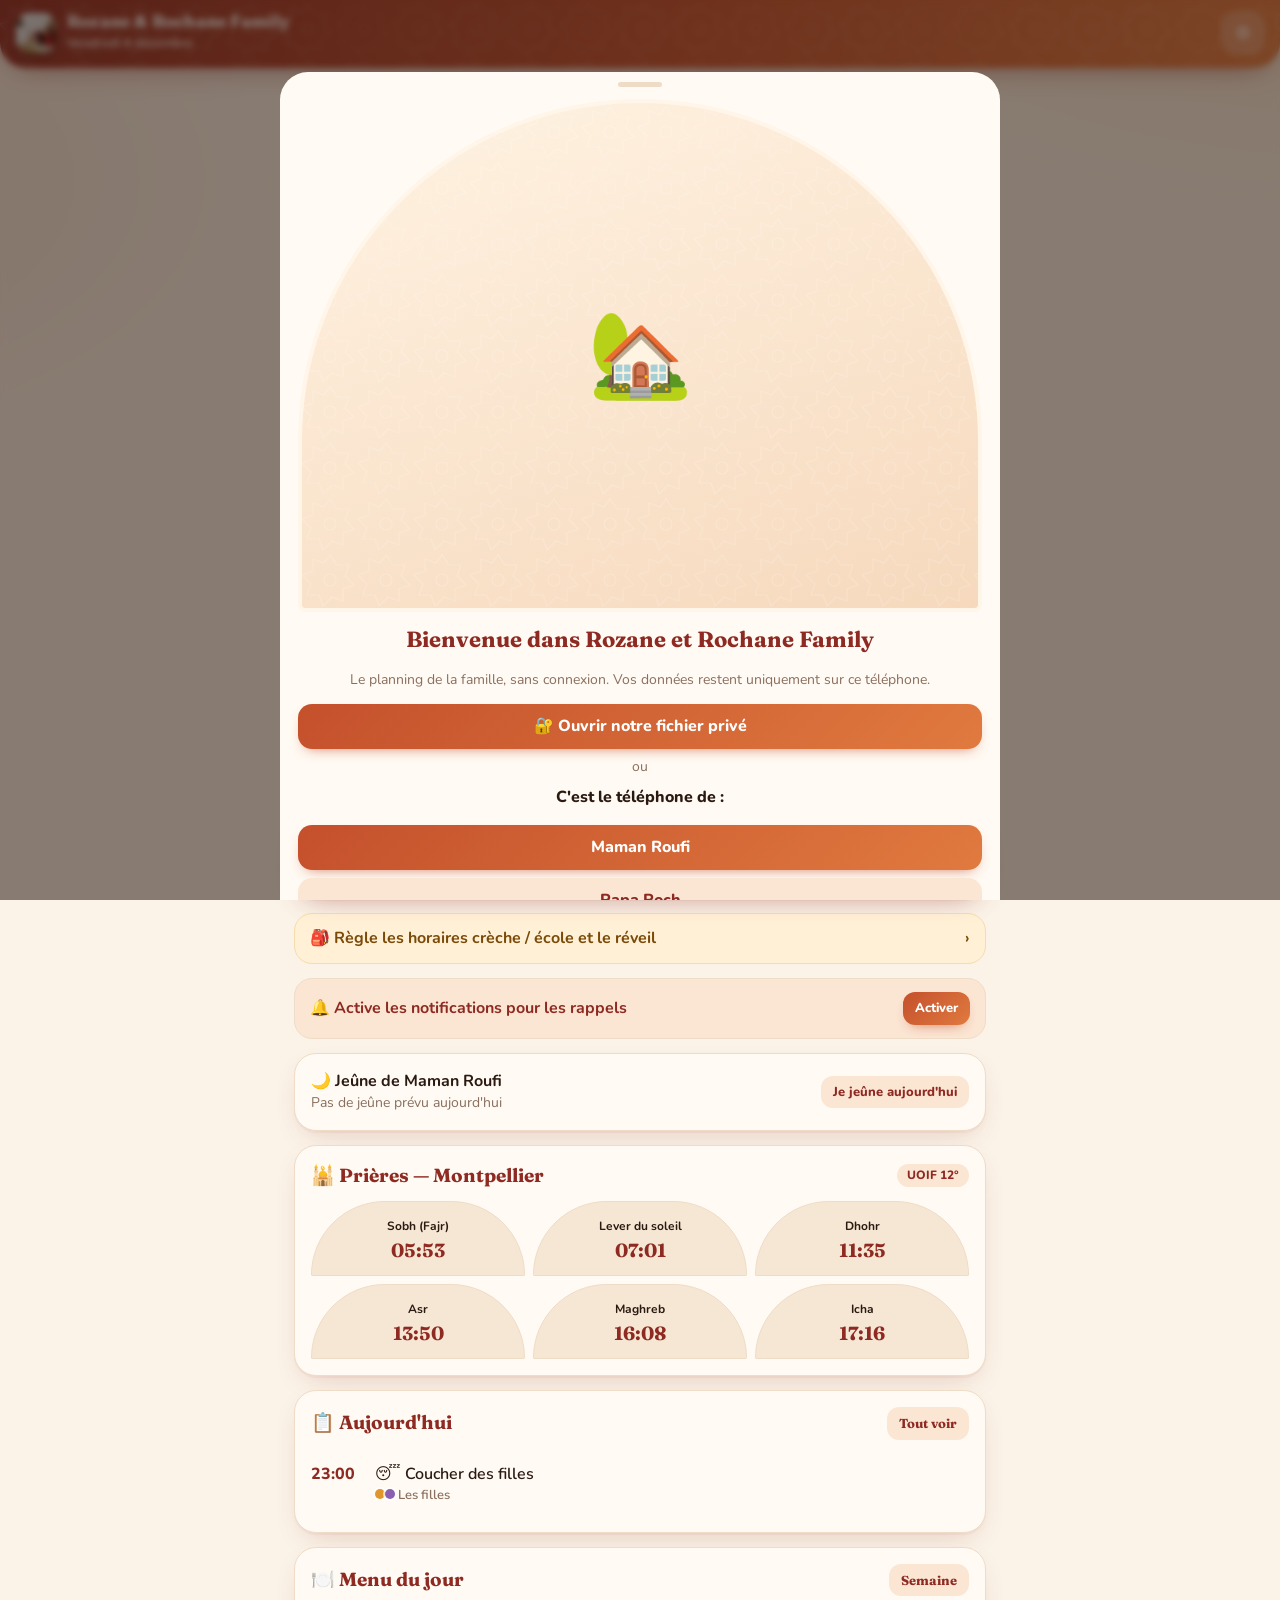
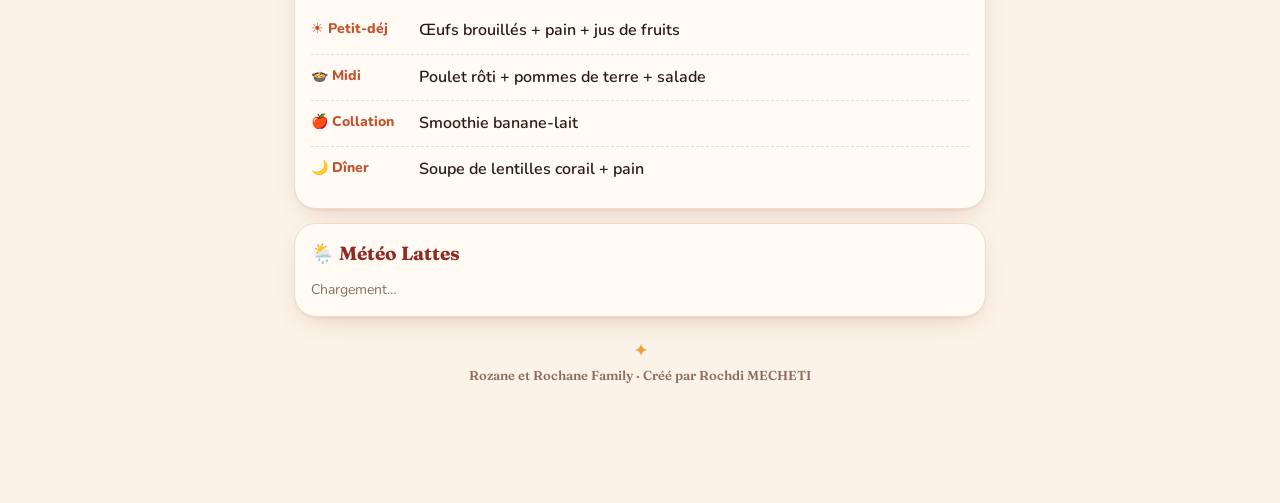
<file: index (1).html>
<!DOCTYPE html>
<html lang="fr">
<head>
<meta charset="utf-8">
<meta name="viewport" content="width=device-width, initial-scale=1, viewport-fit=cover">
<title>Rozane et Rochane Family</title>
<meta name="description" content="Planning familial hors connexion — Créé par Rochdi MECHETI">
<meta name="theme-color" content="#a33a25">
<meta name="robots" content="noindex, nofollow, noarchive">
<meta name="author" content="Rochdi MECHETI">
<meta name="apple-mobile-web-app-capable" content="yes">
<meta name="mobile-web-app-capable" content="yes">
<meta name="apple-mobile-web-app-status-bar-style" content="black-translucent">
<meta name="apple-mobile-web-app-title" content="R&amp;R Family">
<link rel="manifest" href="manifest.webmanifest">
<link rel="icon" type="image/png" href="icon-192.png">
<link rel="apple-touch-icon" href="apple-touch-icon.png">
<style>
/* Kaelum Family — thème « Maison » : terre cuite, safran, crème. Créé par Rochdi MECHETI */
@font-face{font-family:Fraunces;src:url([data-uri]) format('woff2');font-weight:600;font-display:swap}
@font-face{font-family:Fraunces;src:url([data-uri]) format('woff2');font-weight:700;font-display:swap}
@font-face{font-family:Nunito;src:url([data-uri]) format('woff2');font-weight:400;font-display:swap}
@font-face{font-family:Nunito;src:url([data-uri]) format('woff2');font-weight:600;font-display:swap}
@font-face{font-family:Nunito;src:url([data-uri]) format('woff2');font-weight:700;font-display:swap}
@font-face{font-family:Nunito;src:url([data-uri]) format('woff2');font-weight:800;font-display:swap}

:root{
  --bg:#fbf3e8; --bg2:#f6e7d4; --card:#fffaf3; --ink:#2b1a12; --mute:#8a6f5e; --line:#efdcc6;
  --pri:#c4502c; --pri2:#e07a3f; --deep:#8e2a22; --saf:#eaa53a; --olive:#3f6f5c; --rose:#c94f6d;
  --soft:#fbe6d4; --ok:#3f8f5c; --bad:#c43c3c; --rain:#2f6f9f;
  --r:22px; --sh:0 2px 0 rgba(142,42,34,.04),0 10px 28px -12px rgba(142,42,34,.28);
  --serif:Fraunces,Georgia,serif; --sans:Nunito,system-ui,-apple-system,sans-serif;
  --zellige:url("data:image/svg+xml,%3Csvg xmlns='http://www.w3.org/2000/svg' width='56' height='56' viewBox='0 0 56 56'%3E%3Cg fill='none' stroke='%23fff' stroke-opacity='.16' stroke-width='1.2'%3E%3Cpath d='M28 4l7 10 12 0-4 11 9 9-11 4 0 12-11-4-9 9-4-11-12 0 4-11-9-9 11-4 0-12 11 4z'/%3E%3Ccircle cx='28' cy='29' r='6'/%3E%3C/g%3E%3C/svg%3E");
}
@media (prefers-color-scheme: dark){
  :root{ --bg:#1c1310; --bg2:#241814; --card:#2a1d18; --ink:#f8ebdf; --mute:#c2a593; --line:#3d2a22; --soft:#3a251c;
    --sh:0 10px 28px -14px rgba(0,0,0,.6); }
}
*{box-sizing:border-box;-webkit-tap-highlight-color:transparent}
html,body{margin:0;background:var(--bg);color:var(--ink);font:16px/1.45 var(--sans)}
body{padding-bottom:calc(96px + env(safe-area-inset-bottom));
  background-image:radial-gradient(1200px 500px at 110% -10%,rgba(234,165,58,.18),transparent 60%),radial-gradient(900px 500px at -20% 20%,rgba(196,80,44,.10),transparent 60%);
  background-attachment:fixed}
button,input,select,textarea{font:inherit;color:inherit}
h2,h3,.serif{font-family:var(--serif)}
.hidden{display:none!important}

/* En-tête */
.top{position:sticky;top:0;z-index:5;display:flex;align-items:center;justify-content:space-between;
  padding:calc(12px + env(safe-area-inset-top)) 16px 14px;color:#fff;
  background:var(--zellige),linear-gradient(120deg,var(--deep) 0%,var(--pri) 55%,var(--pri2) 100%);
  border-radius:0 0 26px 26px;box-shadow:0 10px 30px -14px rgba(142,42,34,.7)}
.brand{display:flex;gap:11px;align-items:center}
.brand img{width:40px;height:40px;border-radius:13px;box-shadow:0 4px 12px rgba(0,0,0,.25)}
.brand b{display:block;font-family:var(--serif);font-size:20px;letter-spacing:.2px;line-height:1.1}
.brand small{opacity:.92;font-size:13px;font-weight:600}
.iconbtn{background:rgba(255,255,255,.2);border:1px solid rgba(255,255,255,.3);border-radius:14px;width:42px;height:42px;font-size:18px;backdrop-filter:blur(6px)}
main{padding:14px;max-width:720px;margin:0 auto}

/* Barre du bas flottante */
.tabs{position:fixed;left:12px;right:12px;bottom:calc(10px + env(safe-area-inset-bottom));display:flex;z-index:6;max-width:696px;margin:0 auto;
  background:rgba(255,250,243,.92);backdrop-filter:blur(14px);-webkit-backdrop-filter:blur(14px);border:1px solid var(--line);border-radius:24px;padding:6px;
  box-shadow:0 12px 30px -10px rgba(142,42,34,.35)}
@media (prefers-color-scheme: dark){.tabs{background:rgba(42,29,24,.92)}}
.tabs button{flex:1;border:0;background:none;padding:7px 0 6px;font-size:11px;font-weight:700;color:var(--mute);display:flex;flex-direction:column;align-items:center;gap:1px;border-radius:18px;transition:.2s}
.tabs button span{font-size:21px;line-height:1.1}
.tabs button.on{color:#fff;background:linear-gradient(135deg,var(--pri),var(--pri2));box-shadow:0 6px 14px -6px rgba(196,80,44,.8)}

/* Cartes */
.card{background:var(--card);border:1px solid var(--line);border-radius:var(--r);padding:16px;margin-bottom:14px;box-shadow:var(--sh)}
.card h2{margin:0 0 12px;font-size:19px;font-weight:700;display:flex;justify-content:space-between;align-items:center;gap:8px;color:var(--deep)}
@media (prefers-color-scheme: dark){.card h2{color:#ffc9a8}}
.card h3{margin:14px 0 6px;font-size:15px;color:var(--mute)}
.mute{color:var(--mute);font-size:14px}
.row{display:flex;gap:8px;align-items:center}
.wrap{flex-wrap:wrap}
.sp{justify-content:space-between}
.btn{border:0;border-radius:14px;padding:11px 16px;background:linear-gradient(135deg,var(--pri),var(--pri2));color:#fff;font-weight:800;box-shadow:0 6px 14px -8px rgba(196,80,44,.9)}
.btn:active{transform:scale(.97)}
.btn.sec{background:var(--soft);color:var(--deep);box-shadow:none}
@media (prefers-color-scheme: dark){.btn.sec{color:#ffc9a8}}
.btn.bad{background:var(--bad)}
.btn.sm{padding:7px 12px;font-size:13px;border-radius:12px}
.btn.full{width:100%}
.chip{display:inline-flex;align-items:center;gap:5px;border:1.5px solid var(--line);background:var(--card);border-radius:999px;padding:6px 12px;font-size:14px;font-weight:700}
.chip.on{background:var(--deep);border-color:var(--deep);color:#fff}
.dot{width:10px;height:10px;border-radius:50%;display:inline-block;flex:none;box-shadow:0 0 0 2px rgba(255,255,255,.7)}
.list{list-style:none;margin:0;padding:0}
.item{display:flex;gap:12px;align-items:flex-start;padding:11px 0;border-bottom:1px dashed var(--line)}
.item:last-child{border-bottom:0}
.item .t{min-width:52px;font-weight:800;font-variant-numeric:tabular-nums;color:var(--deep)}
@media (prefers-color-scheme: dark){.item .t{color:#ffc9a8}}
.item .body{flex:1;min-width:0;font-weight:600}
.item .who{font-size:13px;color:var(--mute);font-weight:600}
.item.done .body{opacity:.45;text-decoration:line-through}
.chk{width:30px;height:30px;border-radius:10px;border:2px solid var(--line);background:var(--card);flex:none;font-size:15px;font-weight:800}
.chk.on{background:var(--ok);border-color:var(--ok);color:#fff}

/* Bandeaux */
.banner{border-radius:18px;padding:13px 15px;margin-bottom:14px;font-weight:700}
.banner.rain{background:linear-gradient(135deg,#dbeaf4,#eef5fa);color:#1f4f73;border:1px solid #c6dcec}
.banner.info{background:var(--soft);color:var(--deep);border:1px solid var(--line)}
.banner.warn{background:#fff0d6;color:#7a4a08;border:1px solid #f6dcaa}
@media (prefers-color-scheme: dark){.banner.rain{background:#1d2c38;color:#b6d8f0;border-color:#2b4152}.banner.warn{background:#3b2a14;color:#ffd596;border-color:#55391a}.banner.info{color:#ffc9a8}}

/* Héros : photo dans une arche */
.hero{position:relative;margin:4px 0 16px;padding:14px;border-radius:30px;background:var(--zellige),linear-gradient(160deg,var(--saf),var(--pri) 70%,var(--deep));box-shadow:var(--sh);overflow:hidden}
.hero img{width:100%;display:block;aspect-ratio:4/3;object-fit:cover;object-position:center 35%;border-radius:999px 999px 22px 22px;border:4px solid #fff6e9}
.hero div{padding:12px 4px 2px;color:#fff;text-align:center}
.hero b{display:block;font-family:var(--serif);font-size:26px;line-height:1.15;text-shadow:0 2px 8px rgba(0,0,0,.2)}
.hero span{font-size:14px;font-weight:700;opacity:.95;letter-spacing:.3px}
.hero .greet{font-family:var(--serif);font-size:17px;opacity:.95;display:block;margin-bottom:2px}

/* Prières */
.prayers{display:grid;grid-template-columns:repeat(3,1fr);gap:8px}
.prayers div{background:var(--bg2);border-radius:999px 999px 16px 16px;padding:12px 6px 10px;text-align:center;border:1px solid var(--line)}
.prayers div b{display:block;font-size:19px;font-family:var(--serif);color:var(--deep)}
@media (prefers-color-scheme: dark){.prayers div b{color:#ffc9a8}}
.prayers div.next{background:linear-gradient(170deg,var(--saf),var(--pri));color:#fff;border-color:transparent;box-shadow:0 8px 18px -8px rgba(196,80,44,.9)}
.prayers div.next b{color:#fff}
.prayers small{font-size:12px;font-weight:700}

/* Jeûne : carte coucher de soleil */
.fast{background:var(--zellige),linear-gradient(160deg,#3a1d3f 0%,#8e2a22 55%,#e07a3f 100%);color:#fff;border:0}
.fast .mute{color:#ffd9bf}
.fast .btn.sec{background:rgba(255,255,255,.18);color:#fff}
.bar{height:10px;background:rgba(255,255,255,.2);border-radius:9px;overflow:hidden;margin-top:10px}
.bar i{display:block;height:100%;background:linear-gradient(90deg,#ffd36b,#ffb347);border-radius:9px}

/* Planning */
.week{display:grid;grid-template-columns:repeat(7,1fr);gap:5px;margin-bottom:12px}
.week button{border:1.5px solid var(--line);background:var(--card);border-radius:16px;padding:7px 0;font-size:12px;font-weight:700;color:var(--mute)}
.week button b{display:block;font-size:18px;font-family:var(--serif);color:var(--ink)}
.week button.on{background:linear-gradient(160deg,var(--pri2),var(--deep));color:#fff;border-color:transparent;box-shadow:0 8px 16px -8px rgba(142,42,34,.8)}
.week button.on b{color:#fff}
.week button.today{border-color:var(--saf)}
.seg{display:flex;background:var(--bg2);border-radius:16px;padding:4px;margin-bottom:14px;border:1px solid var(--line)}
.seg button{flex:1;border:0;background:none;border-radius:12px;padding:9px 4px;font-weight:800;color:var(--mute);font-size:14px}
.seg button.on{background:var(--card);color:var(--deep);box-shadow:0 3px 10px -4px rgba(142,42,34,.4)}
@media (prefers-color-scheme: dark){.seg button.on{color:#ffc9a8}}

/* Tuiles « Plus » */
.grid2{display:grid;grid-template-columns:1fr 1fr;gap:12px}
.tile{background:var(--card);border:1px solid var(--line);border-radius:24px;padding:18px 12px;text-align:center;font-weight:800;box-shadow:var(--sh);position:relative;overflow:hidden}
.tile span{display:grid;place-items:center;width:58px;height:58px;margin:0 auto 8px;font-size:28px;border-radius:999px 999px 16px 16px;background:linear-gradient(170deg,var(--soft),var(--bg2))}

/* Repas */
.meal{padding:11px 0;border-bottom:1px dashed var(--line);display:flex;gap:12px;align-items:flex-start}
.meal:last-child{border-bottom:0}
.meal .lab{min-width:96px;font-weight:800;font-size:14px;color:var(--pri)}
.meal .txt{flex:1;font-weight:600}

/* Météo */
.wx{display:flex;align-items:center;gap:14px}
.wx .big{font-size:48px}
.wx .temp{font-size:34px;font-weight:700;font-family:var(--serif)}
.days{display:flex;gap:7px;overflow-x:auto;margin-top:12px;padding-bottom:2px}
.days div{min-width:66px;background:var(--bg2);border-radius:999px 999px 14px 14px;padding:9px 6px 7px;text-align:center;font-size:12px;font-weight:700;border:1px solid var(--line)}
.days div.r{background:#dbeaf4;color:#1f4f73;border-color:#c6dcec}

/* Cycle */
.cyc{display:flex;gap:16px;align-items:center}
.ring{width:104px;height:104px;border-radius:50%;display:flex;flex-direction:column;align-items:center;justify-content:center;
  background:conic-gradient(var(--rose) var(--p),var(--bg2) 0);position:relative;flex:none}
.ring::before{content:"";position:absolute;inset:10px;border-radius:50%;background:var(--card)}
.ring b,.ring small{position:relative}
.ring b{font-size:30px;font-family:var(--serif);color:var(--rose)}
.cal{display:grid;grid-template-columns:repeat(7,1fr);gap:4px;text-align:center;font-size:14px;font-weight:700}
.cal .h{font-size:12px;color:var(--mute)}
.cal .d{padding:8px 0;border-radius:12px}
.cal .per{background:var(--rose);color:#fff}
.cal .pred{background:#f8d3db;color:#7a1730}
.cal .fert{background:#d9ece3;color:#225c45}
.cal .tod{outline:2.5px solid var(--saf)}

.photos{display:grid;grid-template-columns:repeat(3,1fr);gap:6px}
.photos img{width:100%;aspect-ratio:1;object-fit:cover;border-radius:16px;display:block}

/* Feuille modale */
.modal{position:fixed;inset:0;background:rgba(43,26,18,.55);z-index:20;display:flex;align-items:flex-end;justify-content:center;backdrop-filter:blur(3px)}
.sheet{background:var(--card);width:100%;max-width:720px;max-height:92vh;overflow:auto;border-radius:28px 28px 0 0;
  padding:10px 18px calc(18px + env(safe-area-inset-bottom));animation:up .25s ease-out}
.sheet::before{content:"";display:block;width:44px;height:5px;border-radius:9px;background:var(--line);margin:0 auto 12px}
@keyframes up{from{transform:translateY(40px);opacity:.4}to{transform:none;opacity:1}}
.sheet h2{margin:0 0 14px;font-size:22px;color:var(--deep)}
@media (prefers-color-scheme: dark){.sheet h2{color:#ffc9a8}}
.f{margin-bottom:13px}
.f label{display:block;font-size:13px;font-weight:800;margin-bottom:5px;color:var(--mute)}
.f input,.f select,.f textarea{width:100%;border:1.5px solid var(--line);border-radius:14px;padding:11px;background:var(--bg)}
.f input:focus,.f select:focus,.f textarea:focus{outline:none;border-color:var(--pri2)}
.f textarea{min-height:84px}
.f input[type=checkbox]{width:auto}
.toast{position:fixed;left:14px;right:14px;bottom:calc(96px + env(safe-area-inset-bottom));z-index:30;background:var(--deep);color:#fff;
  border-radius:18px;padding:13px 16px;font-weight:700;max-width:692px;margin:0 auto;box-shadow:0 12px 30px -10px rgba(0,0,0,.5)}
.install{background:var(--saf);color:#3b2206;padding:11px 16px;font-size:14px;font-weight:700;display:flex;gap:10px;align-items:center;justify-content:space-between}
.alarm{text-align:center;padding:20px 0}
.alarm .big{font-size:72px;animation:ring 1s infinite}
@keyframes ring{0%,100%{transform:rotate(0)}25%{transform:rotate(-12deg)}75%{transform:rotate(12deg)}}
.credit{text-align:center;color:var(--mute);font-size:13px;margin:22px 0 8px;font-family:var(--serif);font-weight:600}
.credit::before{content:"✦";display:block;color:var(--saf);font-size:16px;margin-bottom:4px}
.pill{font-family:var(--sans);font-size:12px;border-radius:999px;padding:3px 10px;background:var(--soft);color:var(--deep);font-weight:800;white-space:nowrap}
table.pt{width:100%;border-collapse:collapse;font-size:13px;font-variant-numeric:tabular-nums;font-weight:600}
table.pt th{font-size:12px;color:var(--mute)}
table.pt th,table.pt td{padding:7px 2px;border-bottom:1px dashed var(--line);text-align:center}
table.pt tr.tod td{background:var(--soft);font-weight:800;color:var(--deep)}
.empty{color:var(--mute);text-align:center;padding:16px 0;font-size:15px;font-weight:600}
.fab{position:fixed;right:20px;bottom:calc(98px + env(safe-area-inset-bottom));width:60px;height:60px;border-radius:22px;border:0;
  background:linear-gradient(135deg,var(--saf),var(--pri));color:#fff;font-size:30px;font-weight:700;box-shadow:0 12px 24px -8px rgba(196,80,44,.9);z-index:7}

.heroph{aspect-ratio:4/3;display:grid;place-items:center;font-size:84px;background:var(--zellige),linear-gradient(160deg,#fff3e3,#f6d9bd);border-radius:999px 999px 22px 22px;border:4px solid #fff6e9}
.hero .heroph{padding:0;color:inherit}
/* Écran de verrouillage */
.lock{position:fixed;inset:0;z-index:50;display:flex;align-items:center;justify-content:center;color:#fff;
  background:var(--zellige),linear-gradient(160deg,#3a1d3f 0%,var(--deep) 45%,var(--pri) 80%,var(--saf) 100%)}
.lockin{width:100%;max-width:340px;text-align:center;padding:24px}
.lockin img{width:76px;height:76px;border-radius:24px;box-shadow:0 10px 30px rgba(0,0,0,.35)}
.lockin h2{font-family:var(--serif);font-size:28px;margin:14px 0 4px}
.lockin p{margin:0 0 18px;opacity:.92;font-weight:700}
.pdots{display:flex;gap:16px;justify-content:center;margin-bottom:26px}
.pdots i{width:16px;height:16px;border-radius:50%;border:2px solid #fff;display:block}
.pdots i.on{background:#fff}
.pad{display:grid;grid-template-columns:repeat(3,76px);gap:16px;justify-content:center}
.pad button{width:76px;height:76px;border-radius:50%;border:1px solid rgba(255,255,255,.35);background:rgba(255,255,255,.14);color:#fff;font:700 28px var(--serif);backdrop-filter:blur(6px)}
.pad button:active{background:rgba(255,255,255,.35)}
.lnk{background:none;border:0;color:#fff;opacity:.9;margin-top:22px;font-weight:800;text-decoration:underline}
.lcred{margin-top:18px;font-size:12px;opacity:.75;font-family:var(--serif)}

.brand b{font-size:17px;white-space:nowrap}
.brand>div{min-width:0}

.card.papa{border:2px solid var(--saf)}

.av{border-radius:50%;object-fit:cover;border:2px solid #fff;vertical-align:middle;flex:none;box-shadow:0 1px 3px rgba(0,0,0,.15);display:inline-block}
.who .av+.av{margin-left:-6px}
.avl{display:inline-grid;place-items:center;color:#fff;font-weight:800;font-family:var(--serif)}
.avbtn{position:relative;border:0;background:none;padding:0;flex:none}
.avbtn i{position:absolute;right:-4px;bottom:-4px;font-style:normal;font-size:14px;background:var(--card);border-radius:50%;width:22px;height:22px;display:grid;place-items:center;box-shadow:0 1px 4px rgba(0,0,0,.2)}
.avrow{display:flex!important;justify-content:center;gap:10px;margin-top:8px}
.avrow>span{display:flex;flex-direction:column;align-items:center;gap:3px}
.avrow small{font-size:11px;font-weight:800;opacity:.95;white-space:nowrap}
.avrow .av{border-width:3px}

</style>
</head>
<body>
<header class="top">
  <div class="brand"><img src="icon-192.png" alt=""><div><b>Rozane &amp; Rochane Family</b><small id="hdrSub"></small></div></div>
  <button class="iconbtn" data-a="go" data-v="plus" data-s="reglages" aria-label="Réglages">⚙️</button>
</header>
<div id="install" class="install hidden"></div>
<main id="main"></main>
<nav class="tabs">
  <button data-a="go" data-v="accueil"><span>🏠</span>Accueil</button>
  <button data-a="go" data-v="planning"><span>📅</span>Planning</button>
  <button data-a="go" data-v="repas"><span>🍽️</span>Repas</button>
  <button data-a="go" data-v="sante"><span>💊</span>Santé</button>
  <button data-a="go" data-v="plus"><span>☰</span>Plus</button>
</nav>
<div id="modal" class="modal hidden"><div class="sheet" id="sheet"></div></div>
<div id="toast" class="toast hidden"></div>
<script>
// Calcul des horaires de prière (algorithme astronomique type PrayTimes) — hors connexion
const PrayerCalc = (() => {
  const d2r = d => d * Math.PI / 180, r2d = r => r * 180 / Math.PI;
  const sin = d => Math.sin(d2r(d)), cos = d => Math.cos(d2r(d)), tan = d => Math.tan(d2r(d));
  const asin = x => r2d(Math.asin(x)), acos = x => r2d(Math.acos(x));
  const atan2 = (y, x) => r2d(Math.atan2(y, x)), acot = x => r2d(Math.atan(1 / x));
  const fix = (a, b) => { a = a - b * Math.floor(a / b); return a < 0 ? a + b : a; };
  const fixA = a => fix(a, 360), fixH = a => fix(a, 24);

  const METHODS = {
    uoif: { name: 'UOIF France (12° / 12°)', fajr: 12, isha: 12 },
    isna: { name: 'Angle 15° / 15°', fajr: 15, isha: 15 },
    mwl: { name: 'Ligue islamique mondiale (18° / 17°)', fajr: 18, isha: 17 },
    a18: { name: 'Angle 18° / 18°', fajr: 18, isha: 18 }
  };

  function julian(y, m, d) {
    if (m <= 2) { y -= 1; m += 12; }
    const A = Math.floor(y / 100), B = 2 - A + Math.floor(A / 4);
    return Math.floor(365.25 * (y + 4716)) + Math.floor(30.6001 * (m + 1)) + d + B - 1524.5;
  }
  function sunPos(jd) {
    const D = jd - 2451545.0;
    const g = fixA(357.529 + 0.98560028 * D);
    const q = fixA(280.459 + 0.98564736 * D);
    const L = fixA(q + 1.915 * sin(g) + 0.020 * sin(2 * g));
    const e = 23.439 - 0.00000036 * D;
    const RA = atan2(cos(e) * sin(L), cos(L)) / 15;
    return { decl: asin(sin(e) * sin(L)), eqt: q / 15 - fixH(RA) };
  }

  // Renvoie les heures décimales locales
  function compute(y, m, d, lat, lng, tz, opt) {
    const jd = julian(y, m, d) - lng / (15 * 24);
    const midDay = t => fixH(12 - sunPos(jd + t).eqt);
    const angleTime = (angle, t, ccw) => {
      const decl = sunPos(jd + t).decl, noon = midDay(t);
      let v = (-sin(angle) - sin(decl) * sin(lat)) / (cos(decl) * cos(lat));
      v = Math.max(-1, Math.min(1, v));
      const T = acos(v) / 15;
      return noon + (ccw ? -T : T);
    };
    const asrTime = (f, t) => {
      const decl = sunPos(jd + t).decl;
      return angleTime(-acot(f + tan(Math.abs(lat - decl))), t);
    };
    let t = { fajr: 5, sunrise: 6, dhuhr: 12, asr: 13, sunset: 18, isha: 18 };
    for (let i = 0; i < 2; i++) {
      const p = {}; for (const k in t) p[k] = t[k] / 24;
      t = {
        fajr: angleTime(opt.fajr, p.fajr, true),
        sunrise: angleTime(0.833, p.sunrise, true),
        dhuhr: midDay(p.dhuhr),
        asr: asrTime(opt.asr || 1, p.asr),
        sunset: angleTime(0.833, p.sunset),
        isha: angleTime(opt.isha, p.isha)
      };
    }
    for (const k in t) t[k] += tz - lng / 15;
    t.maghrib = t.sunset;
    return t;
  }

  function tzOffset(y, m, d) { return -new Date(y, m - 1, d, 12).getTimezoneOffset() / 60; }
  function toHM(h) {
    let mins = Math.round(h * 60);
    mins = ((mins % 1440) + 1440) % 1440;
    return String(Math.floor(mins / 60)).padStart(2, '0') + ':' + String(mins % 60).padStart(2, '0');
  }
  function addMin(hm, n) {
    const [a, b] = hm.split(':').map(Number);
    let t = a * 60 + b + n; t = ((t % 1440) + 1440) % 1440;
    return String(Math.floor(t / 60)).padStart(2, '0') + ':' + String(t % 60).padStart(2, '0');
  }

  // date: 'YYYY-MM-DD' ; cfg: {lat,lng,method,asr,adj:{fajr..isha}}
  function forDate(date, cfg) {
    const [y, m, d] = date.split('-').map(Number);
    const meth = METHODS[cfg.method] || METHODS.uoif;
    const t = compute(y, m, d, cfg.lat, cfg.lng, tzOffset(y, m, d), { fajr: meth.fajr, isha: meth.isha, asr: cfg.asr === 'hanafi' ? 2 : 1 });
    const adj = cfg.adj || {};
    const out = {};
    for (const k of ['fajr', 'sunrise', 'dhuhr', 'asr', 'maghrib', 'isha']) out[k] = addMin(toHM(t[k]), Number(adj[k] || 0));
    return out;
  }
  return { forDate, METHODS, compute };
})();
if (typeof module !== 'undefined') module.exports = PrayerCalc;

</script>
<script>
/* Rozane et Rochane Family — planning familial hors connexion
   Créé par Rochdi MECHETI. Toutes les données restent sur le téléphone. */
'use strict';

/* ---------- Outils ---------- */
const $ = s => document.querySelector(s);
const esc = s => String(s ?? '').replace(/[&<>"']/g, c => ({ '&': '&amp;', '<': '&lt;', '>': '&gt;', '"': '&quot;', "'": '&#39;' }[c]));
const pad = n => String(n).padStart(2, '0');
const ymd = d => d.getFullYear() + '-' + pad(d.getMonth() + 1) + '-' + pad(d.getDate());
const parseD = s => { const [y, m, d] = s.split('-').map(Number); return new Date(y, m - 1, d); };
const today = () => ymd(new Date());
const addDays = (s, n) => { const d = parseD(s); d.setDate(d.getDate() + n); return ymd(d); };
const diffDays = (a, b) => Math.round((parseD(b) - parseD(a)) / 86400000);
const nowHM = () => { const d = new Date(); return pad(d.getHours()) + ':' + pad(d.getMinutes()); };
const toMin = hm => { if (!hm) return -1; const [a, b] = hm.split(':').map(Number); return a * 60 + b; };
const addMin = (hm, n) => { let t = toMin(hm) + n; t = ((t % 1440) + 1440) % 1440; return pad(Math.floor(t / 60)) + ':' + pad(t % 60); };
const uid = () => Date.now().toString(36) + Math.random().toString(36).slice(2, 7);
const JOURS = ['Dimanche', 'Lundi', 'Mardi', 'Mercredi', 'Jeudi', 'Vendredi', 'Samedi'];
const J3 = ['Dim', 'Lun', 'Mar', 'Mer', 'Jeu', 'Ven', 'Sam'];
const MOIS = ['janvier', 'février', 'mars', 'avril', 'mai', 'juin', 'juillet', 'août', 'septembre', 'octobre', 'novembre', 'décembre'];
const fmtLong = s => { const d = parseD(s); return JOURS[d.getDay()] + ' ' + d.getDate() + ' ' + MOIS[d.getMonth()]; };
const fmtShort = s => { const d = parseD(s); return d.getDate() + ' ' + MOIS[d.getMonth()].slice(0, 4) + (MOIS[d.getMonth()].length > 4 ? '.' : ''); };
const hash = s => { let h = 2166136261; for (const c of s) { h ^= c.charCodeAt(0); h = Math.imul(h, 16777619); } return h >>> 0; };

/* ---------- Données ---------- */
const KEY = 'kaelumFamily_v1';
const LATTES = { lat: 43.5676, lng: 3.9005 };
const MONTPELLIER = { lat: 43.6109, lng: 3.8772 };

function defaults() {
  return {
    v: 1, owner: '',
    people: [
      { id: 'papa', name: 'Papa Roch', color: '#3f6f5c', birth: '' },
      { id: 'maman', name: 'Maman Roufi', color: '#c94f6d', birth: '' },
      { id: 'fille1', name: 'Rochane', color: '#e0962a', birth: '' },
      { id: 'fille2', name: 'Rozane', color: '#8a5fb0', birth: '' }
    ],
    kids: ['fille1', 'fille2'],
    events: [], meds: [], medLog: {}, vaccines: [],
    birthdays: [],
    school: {
      days: { 1: { on: false, start: '08:30', end: '16:30' }, 2: { on: false, start: '08:30', end: '16:30' }, 3: { on: false, start: '08:30', end: '16:30' },
        4: { on: false, start: '08:30', end: '16:30' }, 5: { on: false, start: '08:30', end: '16:30' } },
      holidays: [], depart: 15, set: false
    },
    sleep: { week: '21:00', weekend: '23:00', before: 15 },
    wake: { school: '07:00', off: '08:30', on: true, offOn: false, who: 'all' },
    prayer: { show: true, method: 'uoif', asr: 'shafi', adj: { fajr: 0, sunrise: 0, dhuhr: 0, asr: 0, maghrib: 0, isha: 0 }, remind: true, before: 0 },
    fast: { person: 'maman', weekdays: [], dates: [], skip: [] },
    menus: {}, menuSeed: {},
    cycle: { periods: [], logs: {}, len: 28, plen: 5, show: true, pause: true },
    journal: {},
    notif: { events: true, meds: true, school: true, sleep: true, wake: true, prayer: true, fast: true, rain: true, sound: true }
  };
}
let S;
function load() {
  try { S = JSON.parse(localStorage.getItem(KEY)); } catch (e) { S = null; }
  const d = defaults();
  if (!S) { S = d; return; }
  for (const k in d) if (S[k] === undefined) S[k] = d[k];
  for (const k of ['school', 'sleep', 'wake', 'prayer', 'fast', 'cycle', 'notif']) S[k] = Object.assign({}, d[k], S[k]);
  if (!S.nm2) { // nouveaux prénoms affichés
    const NM = { papa: ['Rochdi', 'Papa'], maman: ['Roufaida', 'Maman'], fille1: ['Fille 1'], fille2: ['Fille 2'] }, NEW = { papa: 'Papa Roch', maman: 'Maman Roufi', fille1: 'Rochane', fille2: 'Rozane' };
    for (const p of S.people || []) if (NM[p.id] && NM[p.id].includes(p.name)) p.name = NEW[p.id];
    S.nm2 = true;
  }
}
function save() { try { localStorage.setItem(KEY, JSON.stringify(S)); } catch (e) { toast('⚠️ Mémoire du téléphone pleine'); } }
const person = id => S.people.find(p => p.id === id);
const pname = id => id === 'all' ? 'Toute la famille' : id === 'kids' ? 'Les filles' : (person(id)?.name || '');
const pcolor = id => person(id)?.color || '#4b2fb0';
const avSrc = id => { try { return localStorage.getItem('kaelumAv_' + id) || ''; } catch (e) { return ''; } };
function avatar(id, size) {
  const src = avSrc(id), c = pcolor(id), sz = size || 22;
  if (src) return '<img class="av" src="' + src + '" style="width:' + sz + 'px;height:' + sz + 'px;border-color:' + c + '" alt="">';
  if (size) return '<span class="av avl" style="width:' + sz + 'px;height:' + sz + 'px;background:' + c + ';font-size:' + Math.round(sz * 0.42) + 'px">' + esc((person(id)?.name || '?').replace(/^(Papa|Maman) /, '').charAt(0)) + '</span>';
  return '<span class="dot" style="background:' + c + '"></span>';
}
function whoMark(who) {
  if (who === 'all') return '<span class="dot" style="background:#c9a27a"></span>';
  if (who === 'kids') return S.kids.map(k => avatar(k)).join('');
  return avatar(who);
}
const isOwnerWife = () => S.owner === 'maman';
const cycleVisible = () => S.cycle.show;

/* ---------- Prière & jeûne ---------- */
const prayerCache = {};
function prayers(D) {
  const k = D + JSON.stringify([S.prayer.method, S.prayer.asr, S.prayer.adj]);
  if (!prayerCache[k]) prayerCache[k] = PrayerCalc.forDate(D, { lat: MONTPELLIER.lat, lng: MONTPELLIER.lng, method: S.prayer.method, asr: S.prayer.asr, adj: S.prayer.adj });
  return prayerCache[k];
}
const PNAMES = { fajr: 'Sobh (Fajr)', sunrise: 'Lever du soleil', dhuhr: 'Dhohr', asr: 'Asr', maghrib: 'Maghreb', isha: 'Icha' };
function isFast(D) {
  if (S.fast.skip.includes(D)) return false;
  if (S.fast.dates.includes(D)) return true;
  return S.fast.weekdays.includes(parseD(D).getDay());
}

/* ---------- Cycle ---------- */
function cycleInfo(ref) {
  ref = ref || today();
  const ps = [...S.cycle.periods].sort((a, b) => a.start.localeCompare(b.start));
  const lens = [];
  for (let i = 1; i < ps.length; i++) { const l = diffDays(ps[i - 1].start, ps[i].start); if (l >= 18 && l <= 50) lens.push(l); }
  const lastL = lens.slice(-6);
  const avg = lastL.length ? Math.round(lastL.reduce((a, b) => a + b, 0) / lastL.length) : S.cycle.len;
  const plens = ps.filter(p => p.end).map(p => diffDays(p.start, p.end) + 1).filter(x => x > 0 && x < 12).slice(-6);
  const plen = plens.length ? Math.round(plens.reduce((a, b) => a + b, 0) / plens.length) : S.cycle.plen;
  const past = ps.filter(p => p.start <= ref);
  const last = past[past.length - 1];
  if (!last) return { avg, plen, last: null };
  const day = diffDays(last.start, ref) + 1;
  const inPeriod = last.end ? ref <= last.end : day <= plen + 3 && !last.closed;
  let next = addDays(last.start, avg);
  while (next <= ref && !inPeriod) next = addDays(next, avg);
  if (inPeriod) next = addDays(last.start, avg);
  const ov = addDays(next, -14);
  return { avg, plen, last, day, inPeriod, next, ov, fertStart: addDays(ov, -5), fertEnd: addDays(ov, 1), openPeriod: !last.end && inPeriod };
}
function dayCycleState(D) {
  const ps = S.cycle.periods;
  for (const p of ps) { const end = p.end || addDays(p.start, cycleInfo().plen - 1); if (D >= p.start && D <= end) return 'per'; }
  const ci = cycleInfo();
  if (!ci.last) return '';
  let n = ci.next;
  for (let i = 0; i < 4; i++) {
    if (D >= n && D <= addDays(n, ci.plen - 1) && D > today()) return 'pred';
    const ov = addDays(n, -14);
    if (D >= addDays(ov, -5) && D <= addDays(ov, 1) && D >= ci.last.start) return 'fert';
    n = addDays(n, ci.avg);
  }
  return '';
}
function wifeInPeriod(D) { return S.cycle.pause && cycleVisible() && cycleInfo(D).inPeriod; }

/* ---------- Import de plannings (fichier privé) ---------- */
function importPlanning(pl) {
  S.imports = S.imports || [];
  S.events = S.events.filter(e => e.src !== pl.id);
  pl.items.forEach(([date, time, end, cat, person, title, notes, alarm], i) =>
    S.events.push({ id: pl.id + '-' + i, src: pl.id, title, cat, person, date, time, end, rec: 'none', days: [], until: '', alarm: alarm < 0 ? 0 : alarm, noAlarm: alarm < 0, notes }));
  if (!S.imports.includes(pl.id)) S.imports.push(pl.id);
  return pl.items.length;
}

/* ---------- Planning chiffré en ligne (mise à jour automatique) ---------- */
const b64d = s => Uint8Array.from(atob(s), c => c.charCodeAt(0));
const PLAN_KEY = 'R5QwlQgJV1/YQsPfBeNBUVnnVi3dipaZrx74BhcBPdw=';
async function syncPlanning(manual) {
  if (!S.famKey) { S.famKey = PLAN_KEY; save(); }
  if (!S.famKey || !navigator.onLine) { if (manual) toast(S.famKey ? 'Pas de connexion' : 'Ouvre d\'abord le fichier privé'); return; }
  try {
    const r = await fetch('plannings.enc?t=' + Date.now(), { cache: 'no-store' });
    if (!r.ok) { if (manual) toast('Aucun planning en ligne'); return; }
    const env = await r.json();
    if (env.sig && env.sig === S.planSig) { if (manual) toast('Planning déjà à jour ✅'); return; }
    const key = await crypto.subtle.importKey('raw', b64d(S.famKey), 'AES-GCM', false, ['decrypt']);
    const plain = await crypto.subtle.decrypt({ name: 'AES-GCM', iv: b64d(env.iv) }, key, b64d(env.data));
    const data = JSON.parse(new TextDecoder().decode(plain));
    let n = 0; for (const pl of data.plannings) n += importPlanning(pl);
    if (data.pdf) { try { localStorage.setItem('kaelumPlanPdf', JSON.stringify(data.pdf)); } catch (e2) { } }
    S.planSig = env.sig; S.planAt = Date.now(); save(); render();
    toast('📅 Planning de ' + pname('papa') + ' mis à jour (' + n + ' créneaux)');
  } catch (e) { if (manual) toast('Impossible de lire le planning en ligne'); }
}

/* ---------- Agenda du jour (moteur central) ---------- */
const CATS = {
  travail: ['🛡️', 'Travail'], formation: ['🎓', 'Formation'], rdv: ['📌', 'Rendez-vous'], rappel: ['🔔', 'Rappel'], reveil: ['⏰', 'Réveil'], sport: ['🏃', 'Sport'], activite: ['🎨', 'Activité'],
  sortie: ['🌳', 'Sortie'], voyage: ['✈️', 'Voyage'], ecole: ['🎒', 'École'], medecin: ['🩺', 'Médecin'], autre: ['📝', 'Autre']
};
function occurs(ev, D) {
  if (D < ev.date) return false;
  if (ev.until && D > ev.until) return false;
  const r = ev.rec || 'none', d = parseD(D), o = parseD(ev.date);
  if (r === 'none') return D === ev.date;
  if (r === 'daily') return true;
  if (r === 'weekly') { const days = ev.days && ev.days.length ? ev.days : [o.getDay()]; return days.includes(d.getDay()); }
  if (r === 'monthly') return d.getDate() === o.getDate();
  if (r === 'yearly') return d.getDate() === o.getDate() && d.getMonth() === o.getMonth();
  return false;
}
function schoolDay(D) {
  const wd = parseD(D).getDay(), sd = S.school.days[wd];
  if (!sd || !sd.on) return null;
  if (S.school.holidays.some(h => D >= h.start && D <= h.end)) return null;
  return sd;
}
function dayItems(D) {
  const it = [], wd = parseD(D).getDay();
  for (const ev of S.events) if (occurs(ev, D)) {
    const c = CATS[ev.cat] || CATS.autre;
    it.push({ time: ev.time || '', title: c[0] + ' ' + ev.title, who: ev.person, cat: ev.cat === 'reveil' ? 'wakeEv' : 'event', alarm: ev.noAlarm ? -1 : Number(ev.alarm || 0), key: 'ev:' + ev.id + ':' + D, ev, notes: ev.notes });
  }
  for (const m of S.meds) {
    if (m.start && D < m.start) continue; if (m.end && D > m.end) continue;
    for (const t of (m.times || [])) it.push({ time: t, title: '💊 ' + m.name + (m.dose ? ' — ' + m.dose : ''), who: m.person, cat: 'med', alarm: 0, key: 'med:' + m.id + '@' + t + ':' + D, med: { id: m.id, t } });
  }
  const sd = schoolDay(D);
  if (sd) {
    it.push({ time: addMin(sd.start, -S.school.depart), title: '🚗 Départ crèche / école', who: 'kids', cat: 'school', alarm: 0, key: 'sch0:' + D });
    it.push({ time: sd.start, title: '🎒 Arrivée crèche / école', who: 'kids', cat: 'school', alarm: -1, key: 'sch1:' + D });
    it.push({ time: sd.end, title: '🏫 Récupérer les filles (crèche / école)', who: 'kids', cat: 'school', alarm: 10, key: 'sch2:' + D });
  }
  if (S.wake.on && (sd || S.wake.offOn)) it.push({ time: sd ? S.wake.school : S.wake.off, title: '⏰ Réveil', who: 'all', cat: 'wake', alarm: 0, key: 'wake:' + D });
  const night = [0, 1, 2, 3, 4].includes(wd) ? S.sleep.week : S.sleep.weekend;
  it.push({ time: night, title: '😴 Coucher des filles', who: 'kids', cat: 'sleep', alarm: Number(S.sleep.before || 0), key: 'sleep:' + D });
  const wifePer = wifeInPeriod(D);
  if (S.prayer.show) {
    const p = prayers(D);
    for (const k of ['fajr', 'dhuhr', 'asr', 'maghrib', 'isha']) it.push({ time: p[k], title: '🕌 ' + PNAMES[k], who: 'all', cat: 'prayer', alarm: Number(S.prayer.before || 0), key: 'pr:' + k + ':' + D, quiet: wifePer && isOwnerWife() });
  }
  if (isFast(D) && !wifePer) {
    const p = prayers(D);
    it.push({ time: addMin(p.fajr, -30), title: '🌙 Shour — fin du repas dans 30 min', who: S.fast.person, cat: 'fast', alarm: 0, key: 'shour:' + D });
    it.push({ time: p.fajr, title: '🌅 Début du jeûne (Sobh)', who: S.fast.person, cat: 'fast', alarm: -1, key: 'fs:' + D });
    it.push({ time: p.maghrib, title: '🌇 Rupture du jeûne (Maghreb) — Iftar', who: S.fast.person, cat: 'fast', alarm: 0, key: 'fe:' + D });
  }
  const md = D.slice(5);
  for (const b of S.birthdays) if (b.date.slice(-5) === md) {
    const age = b.date.length === 10 ? (Number(D.slice(0, 4)) - Number(b.date.slice(0, 4))) : null;
    it.push({ time: '', title: '🎂 Anniversaire de ' + b.name + (age ? ' (' + age + ' ans)' : ''), who: 'all', cat: 'bday', key: 'bd:' + b.id + ':' + D });
  }
  for (const b of S.birthdays) if (b.date.slice(-5) === addDays(D, 7).slice(5)) it.push({ time: '', title: '🎁 Dans 7 jours : anniversaire de ' + b.name, who: 'all', cat: 'bday', key: 'bd7:' + b.id + ':' + D });
  for (const v of S.vaccines) if (v.next === D && !v.done) it.push({ time: '', title: '💉 Vaccin prévu : ' + v.name, who: v.person, cat: 'vaccin', key: 'vac:' + v.id });
  for (const v of S.vaccines) if (v.next && !v.done && addDays(D, 7) === v.next) it.push({ time: '', title: '💉 Dans 7 jours : vaccin ' + v.name + ' (prendre RDV)', who: v.person, cat: 'vaccin', key: 'vac7:' + v.id });
  if (cycleVisible()) { const ci = cycleInfo(); if (ci.last && ci.next === D && !ci.inPeriod) it.push({ time: '', title: '🌸 Règles prévues aujourd\'hui', who: 'maman', cat: 'cycle', key: 'cyc:' + D }); }
  return it.sort((a, b) => (a.time || '00:00').localeCompare(b.time || '00:00') || (a.time ? 1 : -1));
}
function whoMatch(itemWho, filter) {
  if (filter === 'all') return true;
  if (itemWho === 'all') return true;
  if (itemWho === 'kids') return S.kids.includes(filter);
  return itemWho === filter;
}
const medTaken = (D, id, t) => !!(S.medLog[D] && S.medLog[D][id + '@' + t]);

/* ---------- Menus ---------- */
const MENU = {
  pdj: ['Msemen + miel + lait chaud', 'Tartines beurre-confiture + jus d\'orange', 'Céréales + lait + banane', 'Baghrir + miel + thé / lait',
    'Pain complet + fromage frais + pomme', 'Yaourt + granola + fruits rouges', 'Œufs brouillés + pain + jus de fruits', 'Porridge d\'avoine + lait + dattes',
    'Crêpes maison + compote', 'Matlouh + huile d\'olive + olives + thé', 'Pancakes + fruits frais', 'Pain au lait + chocolat chaud + clémentine'],
  midi: ['Couscous poulet et légumes', 'Tajine de poulet aux olives et citron + pain', 'Pâtes bolognaise (bœuf halal) + salade', 'Riz + poulet au curry doux + haricots verts',
    'Loubia (haricots blancs en sauce) + pain', 'Lentilles aux carottes + riz', 'Hachis parmentier (bœuf halal) + salade verte', 'Gratin de pâtes au thon + salade',
    'Poisson pané + purée + carottes', 'Chakchouka aux œufs + pain', 'Kefta en sauce tomate + pommes de terre au four', 'Poulet rôti + pommes de terre + salade',
    'Dolma (légumes farcis à la viande)', 'Saumon + riz + brocolis', 'Berkoukes au poulet', 'Quiche au poulet (sans porc) + salade'],
  diner: ['Chorba frik + pain', 'Soupe de légumes + omelette', 'Harira + dattes', 'Salade composée thon-œufs + pain', 'Gratin de courgettes + riz',
    'Pizza maison (thon ou poulet) + salade', 'Bourek à la viande hachée + soupe', 'Croque-monsieur à la dinde + salade', 'Omelette aux pommes de terre + salade',
    'Pâtes au saumon', 'Velouté de potiron + tartines au fromage', 'Wraps poulet et crudités', 'Soupe de lentilles corail + pain', 'Galettes complètes (dinde, œuf, fromage)'],
  collation: ['Fruit + petits-beurre', 'Yaourt + compote', 'Pain + barre de chocolat', 'Dattes + verre de lait', 'Fromage blanc + miel', 'Gâteau maison + jus de fruits',
    'Banane + petit-suisse', 'Smoothie banane-lait', 'Crêpe + confiture', 'Pomme + fromage'],
  shour: ['Porridge d\'avoine + dattes + lait + 2 verres d\'eau', 'Œufs + pain complet + fromage + eau', 'Yaourt + pain complet + miel + banane + eau',
    'Msemen + fromage + lait + eau', 'Riz au lait + fruit + eau', 'Pain complet + houmous + concombre + lait + eau'],
  iftar: ['Dattes + eau, puis chorba + bourek', 'Dattes + lait, puis harira + plat léger', 'Dattes + lben, puis soupe + poulet grillé + salade',
    'Dattes + eau, puis salade + tajine', 'Dattes + jus, puis velouté + poisson + riz', 'Dattes + eau, puis soupe + kefta + légumes']
};
const SLOTS = [['pdj', '☀️ Petit-déj'], ['midi', '🍲 Midi'], ['collation', '🍎 Collation'], ['diner', '🌙 Dîner']];
function menuFor(D, slot) {
  const saved = S.menus[D] && S.menus[D][slot];
  if (saved) return saved;
  const list = MENU[slot], seed = hash(D + slot + (S.menuSeed[D] || 0));
  let i = seed % list.length;
  if (slot === 'midi' || slot === 'diner') { // éviter le même plat que la veille
    const prev = hash(addDays(D, -1) + slot + (S.menuSeed[addDays(D, -1)] || 0)) % list.length;
    if (i === prev) i = (i + 1) % list.length;
  }
  return list[i];
}
function hasSport(D) { return dayItems(D).some(i => i.ev && ['sport', 'activite', 'sortie'].includes(i.ev.cat)); }

/* ---------- Météo Lattes ---------- */
const WMO = c => c === 0 ? ['☀️', 'Ciel dégagé'] : c <= 2 ? ['🌤️', 'Peu nuageux'] : c === 3 ? ['☁️', 'Couvert'] : c <= 48 ? ['🌫️', 'Brouillard']
  : c <= 57 ? ['🌦️', 'Bruine'] : c <= 67 ? ['🌧️', 'Pluie'] : c <= 77 ? ['❄️', 'Neige'] : c <= 82 ? ['🌦️', 'Averses'] : c <= 86 ? ['🌨️', 'Averses de neige'] : ['⛈️', 'Orage'];
const isRainCode = c => (c >= 51 && c <= 67) || (c >= 80 && c <= 82) || c >= 95;
let WX = null;
try { WX = JSON.parse(localStorage.getItem('kaelumWx')); } catch (e) { }
async function fetchWeather() {
  if (!navigator.onLine) return;
  const url = 'https://api.open-meteo.com/v1/forecast?latitude=' + LATTES.lat + '&longitude=' + LATTES.lng +
    '&current=temperature_2m,weather_code,precipitation,wind_speed_10m&hourly=temperature_2m,precipitation_probability,precipitation,weather_code' +
    '&daily=weather_code,temperature_2m_max,temperature_2m_min,precipitation_probability_max,precipitation_sum&timezone=Europe%2FParis&forecast_days=7';
  try {
    const r = await fetch(url, { cache: 'no-store' });
    if (!r.ok) return;
    WX = await r.json(); WX.at = Date.now();
    localStorage.setItem('kaelumWx', JSON.stringify(WX));
    checkRain(); if (view === 'accueil' || (view === 'plus' && sub === 'meteo')) render();
  } catch (e) { }
}
function rainSoon() {
  if (!WX || !WX.hourly) return null;
  const h = WX.hourly, now = new Date(), nowKey = ymd(now) + 'T' + pad(now.getHours()) + ':00';
  let start = h.time.indexOf(nowKey); if (start < 0) return null;
  for (let i = start; i < Math.min(start + 12, h.time.length); i++) {
    if ((h.precipitation_probability[i] ?? 0) >= 50 || (h.precipitation[i] ?? 0) >= 0.3 || isRainCode(h.weather_code[i]))
      return { hour: h.time[i].slice(11, 13) + 'h', prob: h.precipitation_probability[i], now: i === start, mm: h.precipitation[i] };
  }
  return null;
}
function rainTomorrow() {
  if (!WX || !WX.daily) return null;
  const i = WX.daily.time.indexOf(addDays(today(), 1)); if (i < 0) return null;
  return (WX.daily.precipitation_probability_max[i] >= 50 || WX.daily.precipitation_sum[i] >= 1) ? { prob: WX.daily.precipitation_probability_max[i], mm: WX.daily.precipitation_sum[i] } : null;
}
function checkRain() {
  if (!S.notif.rain) return;
  const r = rainSoon(), key = 'rain:' + today() + ':' + (new Date().getHours() < 13 ? 'am' : 'pm');
  if (r && !firedGet()[key]) { notify('🌧️ Pluie à Lattes', r.now ? 'Il pleut ou va pleuvoir maintenant — prends un parapluie !' : 'Pluie prévue vers ' + r.hour + (r.prob != null ? ' (' + r.prob + ' %)' : '') + ' — prends un parapluie.'); firedSet(key); }
  const t = rainTomorrow(), k2 = 'rainT:' + today();
  if (t && new Date().getHours() >= 18 && !firedGet()[k2]) { notify('🌧️ Demain : pluie à Lattes', 'Probabilité ' + t.prob + ' % — prévoir les K-way des filles.'); firedSet(k2); }
}

/* ---------- Notifications ---------- */
function firedGet() { try { return JSON.parse(localStorage.getItem('kaelumFired_' + today())) || {}; } catch (e) { return {}; } }
function firedSet(k) { const f = firedGet(); f[k] = 1; localStorage.setItem('kaelumFired_' + today(), JSON.stringify(f)); }
let audioCtx;
function beep(times = 3) {
  if (!S.notif.sound) return;
  try {
    audioCtx = audioCtx || new (window.AudioContext || window.webkitAudioContext)();
    for (let i = 0; i < times; i++) {
      const o = audioCtx.createOscillator(), g = audioCtx.createGain(), t0 = audioCtx.currentTime + i * 0.45;
      o.frequency.value = 880; o.connect(g); g.connect(audioCtx.destination);
      g.gain.setValueAtTime(0.0001, t0); g.gain.exponentialRampToValueAtTime(0.4, t0 + 0.02); g.gain.exponentialRampToValueAtTime(0.0001, t0 + 0.35);
      o.start(t0); o.stop(t0 + 0.4);
    }
  } catch (e) { }
}
async function notify(title, body) {
  toast(title + ' — ' + body);
  beep(2);
  if (navigator.vibrate) navigator.vibrate([200, 100, 200]);
  if (!('Notification' in window) || Notification.permission !== 'granted') return;
  try {
    const reg = await navigator.serviceWorker?.getRegistration();
    if (reg) reg.showNotification(title, { body, icon: 'icon-192.png', badge: 'icon-192.png', tag: title + body, vibrate: [200, 100, 200] });
    else new Notification(title, { body, icon: 'icon-192.png' });
  } catch (e) { }
}
let alarmTimer = null;
function ringAlarm(title) {
  openSheet('<div class="alarm"><div class="big">⏰</div><h2>' + esc(title) + '</h2><p class="mute">' + nowHM() + '</p><button class="btn full" data-a="stopAlarm">Arrêter</button></div>');
  beep(4); if (navigator.vibrate) navigator.vibrate([400, 200, 400, 200, 400]);
  clearInterval(alarmTimer); let n = 0;
  alarmTimer = setInterval(() => { beep(4); if (navigator.vibrate) navigator.vibrate([400, 200, 400]); if (++n > 20) clearInterval(alarmTimer); }, 3000);
}
const catOn = c => ({ event: S.notif.events, wakeEv: S.notif.wake, med: S.notif.meds, school: S.notif.school, sleep: S.notif.sleep, wake: S.notif.wake, prayer: S.notif.prayer, fast: S.notif.fast, bday: true, vaccin: true, cycle: true })[c];
function tick() {
  if (!S.owner || locked) return;
  const D = today(), now = toMin(nowHM()), fired = firedGet();
  for (const it of dayItems(D)) {
    if (!catOn(it.cat) || it.quiet) continue;
    if (!it.time) { // rappel journée à 8h
      if (now >= 480 && now <= 485 && !fired[it.key]) { notify(it.title, pname(it.who)); firedSet(it.key); }
      continue;
    }
    if (it.alarm < 0) continue;
    const at = toMin(it.time) - (it.alarm || 0);
    if (now >= at && now <= at + 2 && !fired[it.key]) {
      firedSet(it.key);
      if (it.cat === 'med' && medTaken(D, it.med.id, it.med.t)) continue;
      if (it.cat === 'wake' || it.cat === 'wakeEv') { ringAlarm(it.title + (it.who && it.who !== 'all' ? ' — ' + pname(it.who) : '')); if (document.hidden) notify(it.title, 'C\'est l\'heure !'); continue; }
      const when = it.alarm > 0 ? 'Dans ' + it.alarm + ' min (' + it.time + ')' : 'Maintenant (' + it.time + ')';
      notify(it.title, when + ' — ' + pname(it.who));
    }
  }
  // rappels « la veille » (1440 min) et rappels avant minuit
  for (const it of dayItems(addDays(D, 1))) {
    if (!it.time || !catOn(it.cat) || it.quiet || !(it.alarm > 0)) continue;
    const at = toMin(it.time) - it.alarm + 1440;
    if (at < 1440 && now >= at && now <= at + 2 && !fired[it.key]) { firedSet(it.key); notify(it.title, (it.alarm >= 1440 ? 'Demain à ' : 'Dans ' + it.alarm + ' min, à ') + it.time + ' — ' + pname(it.who)); }
  }
  checkRain();
}

/* ---------- UI de base ---------- */
let view = 'accueil', sub = '', selDay = today(), weekStart = null, filter = 'all', healthTab = 'meds', cycMonth = null, crDay = today();
function toast(t) { const el = $('#toast'); el.textContent = t; el.classList.remove('hidden'); clearTimeout(toast.t); toast.t = setTimeout(() => el.classList.add('hidden'), 4500); }
function openSheet(html) { $('#sheet').innerHTML = html; $('#modal').classList.remove('hidden'); }
function closeSheet() { $('#modal').classList.add('hidden'); $('#sheet').innerHTML = ''; clearInterval(alarmTimer); }
$('#modal').addEventListener('click', e => { if (e.target.id === 'modal') closeSheet(); });

function personOpts(withAll = true, withKids = true) {
  const o = []; if (withAll) o.push(['all', 'Toute la famille']); if (withKids) o.push(['kids', 'Les filles']);
  for (const p of S.people) o.push([p.id, p.name]); return o;
}
// Formulaire générique
let formCtx = null;
function form(title, fields, val, onSave, onDel) {
  formCtx = { fields, onSave, onDel };
  let h = '<h2>' + esc(title) + '</h2>';
  for (const f of fields) {
    const v = val[f.k] ?? f.def ?? '';
    h += '<div class="f"' + (f.hide ? ' style="display:none"' : '') + ' id="fw_' + f.k + '"><label>' + esc(f.label) + '</label>';
    if (f.type === 'select') h += '<select id="f_' + f.k + '">' + f.options.map(([a, b]) => '<option value="' + esc(a) + '"' + (String(v) === String(a) ? ' selected' : '') + '>' + esc(b) + '</option>').join('') + '</select>';
    else if (f.type === 'textarea') h += '<textarea id="f_' + f.k + '">' + esc(v) + '</textarea>';
    else if (f.type === 'days') h += '<div class="row wrap" id="f_' + f.k + '">' + [1, 2, 3, 4, 5, 6, 0].map(d => '<button type="button" class="chip' + ((v || []).includes(d) ? ' on' : '') + '" data-a="togChip" data-d="' + d + '">' + J3[d] + '</button>').join('') + '</div>';
    else if (f.type === 'checkbox') h += '<input type="checkbox" id="f_' + f.k + '"' + (v ? ' checked' : '') + '>';
    else h += '<input id="f_' + f.k + '" type="' + (f.type || 'text') + '" value="' + esc(Array.isArray(v) ? v.join(', ') : v) + '"' + (f.ph ? ' placeholder="' + esc(f.ph) + '"' : '') + (f.step ? ' step="' + f.step + '"' : '') + '>';
    if (f.help) h += '<div class="mute" style="margin-top:4px">' + esc(f.help) + '</div>';
    h += '</div>';
  }
  h += '<div class="row" style="gap:10px;margin-top:6px"><button class="btn full" data-a="formSave">Enregistrer</button></div>';
  h += '<div class="row" style="gap:10px;margin-top:8px">' + (onDel ? '<button class="btn bad full" data-a="formDel">Supprimer</button>' : '') + '<button class="btn sec full" data-a="close">Annuler</button></div>';
  openSheet(h);
}
function formRead() {
  const out = {};
  for (const f of formCtx.fields) {
    const el = $('#f_' + f.k);
    if (f.type === 'days') out[f.k] = [...el.querySelectorAll('.chip.on')].map(b => Number(b.dataset.d));
    else if (f.type === 'checkbox') out[f.k] = el.checked;
    else if (f.type === 'number') out[f.k] = el.value === '' ? '' : Number(el.value);
    else out[f.k] = el.value.trim();
  }
  return out;
}

/* ---------- Écrans ---------- */
function render() {
  document.querySelectorAll('.tabs button').forEach(b => b.classList.toggle('on', b.dataset.v === view));
  $('#hdrSub').textContent = fmtLong(today()) + (S.owner ? ' · ' + pname(S.owner) : '');
  const fn = { accueil: vAccueil, planning: vPlanning, repas: vRepas, sante: vSante, plus: vPlus }[view] || vAccueil;
  $('#main').innerHTML = fn();
  window.scrollTo(0, 0);
}
function itemRow(it, D, showDone = true) {
  const done = it.cat === 'med' && medTaken(D, it.med.id, it.med.t);
  const isPast = D === today() && it.time && toMin(it.time) < toMin(nowHM());
  let h = '<li class="item' + (done ? ' done' : '') + '"' + (isPast && !done && it.cat !== 'med' ? ' style="opacity:.6"' : '') + '>';
  h += '<div class="t">' + (it.time || '—') + (it.ev && it.ev.end ? '<div class="mute" style="font-weight:400;font-size:12px">' + it.ev.end + (toMin(it.ev.end) < toMin(it.ev.time) ? ' +1j' : '') + '</div>' : '') + '</div><div class="body"' + (it.ev ? ' data-a="editEvent" data-id="' + it.ev.id + '"' : '') + '>';
  h += '<div>' + esc(it.title) + '</div><div class="who">' + whoMark(it.who) + ' ' + esc(pname(it.who)) + (it.notes ? ' · ' + esc(it.notes) : '') + '</div></div>';
  if (it.cat === 'med' && showDone) h += '<button class="chk' + (done ? ' on' : '') + '" data-a="medTake" data-d="' + D + '" data-id="' + it.med.id + '" data-t="' + it.med.t + '">' + (done ? '✓' : '') + '</button>';
  return h + '</li>';
}
function prayerCard(D) {
  const p = prayers(D), now = toMin(nowHM());
  const ks = ['fajr', 'sunrise', 'dhuhr', 'asr', 'maghrib', 'isha'];
  let next = ks.find(k => k !== 'sunrise' && toMin(p[k]) > now) || '';
  return '<div class="card"><h2>🕌 Prières — Montpellier <span class="pill">' + (S.prayer.method === 'uoif' ? 'UOIF 12°' : PrayerCalc.METHODS[S.prayer.method].name.replace(/.*\(|\)/g, '')) + '</span></h2><div class="prayers">' +
    ks.map(k => '<div class="' + (k === next && D === today() ? 'next' : '') + '"><small>' + PNAMES[k] + '</small><b>' + p[k] + '</b></div>').join('') + '</div></div>';
}
function fastCard(D) {
  const wp = wifeInPeriod(D);
  const p = prayers(D), now = toMin(nowHM()), a = toMin(p.fajr), b = toMin(p.maghrib);
  if (!isFast(D)) {
    return '<div class="card"><div class="row sp"><div><b>🌙 Jeûne de ' + esc(pname(S.fast.person)) + '</b><div class="mute">Pas de jeûne prévu aujourd\'hui</div></div>' +
      (D === today() ? '<button class="btn sm sec" data-a="fastToday">Je jeûne aujourd\'hui</button>' : '') + '</div></div>';
  }
  if (wp) return '<div class="card"><b>🌸 Jeûne suspendu</b><div class="mute">Période de règles en cours — le jeûne reprend après.</div></div>';
  let txt, pct = 0;
  if (now < a) txt = 'Le jeûne commence à ' + p.fajr + ' (Sobh). Shour avant ' + addMin(p.fajr, -10) + '.';
  else if (now < b) { const left = b - now; pct = Math.round((now - a) / (b - a) * 100); txt = 'Rupture à ' + p.maghrib + ' — encore ' + Math.floor(left / 60) + ' h ' + pad(left % 60) + '.'; }
  else { pct = 100; txt = 'Jeûne terminé à ' + p.maghrib + '. Saha ftourek ! 🤍'; }
  return '<div class="card fast"><div class="row sp"><b>🌙 Jour de jeûne — ' + esc(pname(S.fast.person)) + '</b>' + (D === today() ? '<button class="btn sm sec" data-a="fastCancel">Annuler</button>' : '') + '</div>' +
    '<div class="mute" style="margin-top:4px">Du Sobh ' + p.fajr + ' au Maghreb ' + p.maghrib + '</div><div style="margin-top:6px">' + txt + '</div><div class="bar"><i style="width:' + pct + '%"></i></div></div>';
}
function weatherCard(full) {
  if (!WX || !WX.current) return '<div class="card"><h2>🌦️ Météo Lattes</h2><div class="mute">' + (navigator.onLine ? 'Chargement…' : 'Pas de connexion : la météo s\'affichera dès que le téléphone aura internet.') + '</div></div>';
  const c = WX.current, w = WMO(c.weather_code), age = Math.round((Date.now() - WX.at) / 60000);
  let h = '<div class="card"><h2>🌦️ Météo Lattes 34970 <span class="mute">' + (age < 2 ? 'à l\'instant' : age < 120 ? 'il y a ' + age + ' min' : 'il y a ' + Math.round(age / 60) + ' h') + '</span></h2>';
  h += '<div class="wx"><div class="big">' + w[0] + '</div><div><div class="temp">' + Math.round(c.temperature_2m) + '°C</div><div class="mute">' + w[1] + ' · vent ' + Math.round(c.wind_speed_10m) + ' km/h</div></div></div>';
  const d = WX.daily;
  h += '<div class="days">' + d.time.slice(0, full ? 7 : 4).map((t, i) => {
    const ww = WMO(d.weather_code[i]), r = d.precipitation_probability_max[i] >= 50;
    return '<div class="' + (r ? 'r' : '') + '"><b>' + (i === 0 ? 'Auj.' : J3[parseD(t).getDay()]) + '</b><div style="font-size:20px">' + ww[0] + '</div>' + Math.round(d.temperature_2m_min[i]) + '° / ' + Math.round(d.temperature_2m_max[i]) + '°<br>💧' + (d.precipitation_probability_max[i] ?? 0) + ' %</div>';
  }).join('') + '</div>';
  if (full && WX.hourly) {
    const hh = WX.hourly, nk = ymd(new Date()) + 'T' + pad(new Date().getHours()) + ':00', s = Math.max(0, hh.time.indexOf(nk));
    h += '<h3>Prochaines heures</h3><div class="days">' + hh.time.slice(s, s + 12).map((t, j) => { const i = s + j, ww = WMO(hh.weather_code[i]); return '<div class="' + (hh.precipitation_probability[i] >= 50 ? 'r' : '') + '"><b>' + t.slice(11, 13) + 'h</b><div style="font-size:18px">' + ww[0] + '</div>' + Math.round(hh.temperature_2m[i]) + '°<br>💧' + (hh.precipitation_probability[i] ?? 0) + '%</div>'; }).join('') + '</div>';
  }
  return h + '</div>';
}
function vAccueil() {
  const D = today();
  const hr = new Date().getHours(), hello = hr < 5 ? 'Bonne nuit' : hr < 12 ? 'Bonjour' : hr < 18 ? 'Bon après-midi' : 'Bonsoir';
  const hero = heroSrc();
  let h = '<div class="hero">' + (hero ? '<img src="' + hero + '" alt="La famille" data-a="heroPick">' : '<div class="heroph" data-a="heroPick" style="cursor:pointer"><span style="display:block;text-align:center;font-size:64px">📷<small style="display:block;font:800 16px var(--sans);color:var(--deep);margin-top:8px">Touchez pour ajouter<br>notre photo de famille</small></span></div>') + '<div><span class="greet">' + hello + ' ' + esc(pname(S.owner)) + ' ' + (hr >= 18 || hr < 5 ? '🌙' : '☀️') + '</span><b>Rozane et Rochane Family</b>' + (S.people.some(p => avSrc(p.id)) ? '<span class="avrow">' + S.people.map(p => '<span data-a="avPick" data-id="' + p.id + '">' + avatar(p.id, 50) + '<small>' + esc(p.name) + '</small></span>').join('') + '</span>' : '<span>' + S.people.map(p => esc(p.name)).join(' · ') + '</span>') + '</div></div>';
  h += papaCard();
  if (!S.school.set) h += '<div class="banner warn row sp" data-a="go" data-v="plus" data-s="reglages"><span>🎒 Règle les horaires crèche / école et le réveil</span><span>›</span></div>';
  if (!('Notification' in window) || Notification.permission !== 'granted') h += '<div class="banner info row sp"><span>🔔 Active les notifications pour les rappels</span><button class="btn sm" data-a="askNotif">Activer</button></div>';
  const r = rainSoon(), rt = rainTomorrow();
  if (r) h += '<div class="banner rain">🌧️ ' + (r.now ? 'Il pleut / va pleuvoir maintenant à Lattes' : 'Pluie prévue vers ' + r.hour + ' à Lattes') + (r.prob != null ? ' (' + r.prob + ' %)' : '') + ' — prends un parapluie !</div>';
  else if (rt) h += '<div class="banner rain">🌧️ Demain : pluie probable à Lattes (' + rt.prob + ' %)</div>';
  if (isFast(D) || S.fast.person) h += fastCard(D);
  if (S.prayer.show) h += prayerCard(D);
  const items = dayItems(D).filter(i => i.cat !== 'prayer');
  const now = toMin(nowHM());
  const upcoming = items.filter(i => !i.time || toMin(i.time) >= now - 30 || (i.cat === 'med' && !medTaken(D, i.med.id, i.med.t)));
  h += '<div class="card"><h2>📋 Aujourd\'hui <button class="btn sm sec" data-a="go" data-v="planning">Tout voir</button></h2>';
  h += upcoming.length ? '<ul class="list">' + upcoming.map(i => itemRow(i, D)).join('') + '</ul>' : '<div class="empty">Rien de prévu pour la suite de la journée 🎉</div>';
  h += '</div>';
  if (cycleVisible()) {
    const ci = cycleInfo();
    if (ci.last) h += '<div class="card" data-a="go" data-v="sante" data-h="cycle"><div class="row sp"><b>🌸 Cycle de ' + esc(pname('maman')) + '</b><span class="pill">Jour ' + ci.day + '</span></div><div class="mute">' +
      (ci.inPeriod ? 'Règles en cours' : 'Prochaines règles : ' + fmtLong(ci.next) + ' (dans ' + diffDays(D, ci.next) + ' j)') + '</div></div>';
  }
  h += '<div class="card"><h2>🍽️ Menu du jour <button class="btn sm sec" data-a="go" data-v="repas">Semaine</button></h2>' + mealsHTML(D) + '</div>';
  h += weatherCard(false);
  const bd = nextBirthdays().slice(0, 2);
  if (bd.length) h += '<div class="card"><h2>🎂 Prochains anniversaires</h2>' + bd.map(b => '<div class="row sp" style="padding:4px 0"><span>' + esc(b.name) + '</span><span class="mute">' + fmtLong(b.when) + ' · dans ' + b.days + ' j</span></div>').join('') + '</div>';
  h += '<div class="credit">Rozane et Rochane Family · Créé par Rochdi MECHETI</div>';
  return h;
}
function papaCard() {
  const D = today(), now = nowHM();
  const evs = S.events.filter(e => e.src && (e.date > D || (e.date === D && ((e.end && toMin(e.end) < toMin(e.time)) || (e.end || e.time) >= now))))
    .sort((a, b) => (a.date + a.time).localeCompare(b.date + b.time));
  const yest = S.events.find(e => e.src && e.date === addDays(D, -1) && e.end && toMin(e.end) < toMin(e.time) && now < e.end);
  let h = '<div class="card papa"><h2>🛡️ Planning de ' + esc(pname('papa')) + ' <button class="btn sm sec" data-a="papaAll">Tout voir</button></h2>';
  if (!S.events.some(e => e.src)) return h + '<div class="empty">' + (navigator.onLine ? 'Chargement du planning…' : 'Connecte-toi à internet une fois pour recevoir le planning') + '</div></div>';
  if (yest) h += '<div class="banner info" style="margin-bottom:8px">🌙 En poste de nuit jusqu\'à ' + yest.end + '</div>';
  const lab = d => d === D ? 'Auj.' : d === addDays(D, 1) ? 'Demain' : J3[parseD(d).getDay()] + ' ' + parseD(d).getDate();
  h += evs.length ? evs.slice(0, 5).map(e => '<div class="item"><div class="t" style="min-width:86px;font-size:13px">' + lab(e.date) + '<div class="mute" style="font-weight:700">' + e.time + (e.end ? '–' + e.end : '') + '</div></div><div class="body">' + (CATS[e.cat] || CATS.autre)[0] + ' ' + esc(e.title) + (e.notes ? '<div class="who">' + esc(e.notes) + '</div>' : '') + '</div></div>').join('') : '<div class="empty">Plus rien de prévu ce mois-ci</div>';
  return h + '<div class="row" style="gap:8px;margin-top:10px"><button class="btn sm full" data-a="planPdf">📄 PDF</button><button class="btn sm sec full" data-a="planIcs">📲 Mon agenda</button></div></div>';
}
function mealsHTML(D) {
  let h = '';
  for (const [k, l] of SLOTS) {
    let txt = menuFor(D, k);
    if (k === 'collation' && hasSport(D)) txt += ' · 🏃 avant le sport : banane + eau ; après : lait + barre de céréales';
    h += '<div class="meal"><div class="lab">' + l + '</div><div class="txt" data-a="editMeal" data-d="' + D + '" data-s="' + k + '">' + esc(txt) + '</div></div>';
  }
  if (isFast(D) && !wifeInPeriod(D)) {
    const p = prayers(D);
    h += '<div class="meal"><div class="lab">🌙 Shour<br><small class="mute">avant ' + p.fajr + '</small></div><div class="txt" data-a="editMeal" data-d="' + D + '" data-s="shour">' + esc(menuFor(D, 'shour')) + '</div></div>';
    h += '<div class="meal"><div class="lab">🌇 Iftar<br><small class="mute">' + p.maghrib + '</small></div><div class="txt" data-a="editMeal" data-d="' + D + '" data-s="iftar">' + esc(menuFor(D, 'iftar')) + '</div></div>';
  }
  return h;
}
function nextBirthdays() {
  const D = today(), y = Number(D.slice(0, 4));
  return S.birthdays.map(b => {
    let when = y + '-' + b.date.slice(-5); if (when < D) when = (y + 1) + '-' + b.date.slice(-5);
    return { ...b, when, days: diffDays(D, when) };
  }).sort((a, b) => a.days - b.days);
}
function vPlanning() {
  if (!weekStart) { const d = parseD(selDay); const off = (d.getDay() + 6) % 7; weekStart = addDays(selDay, -off); }
  let h = '<div class="row sp" style="margin-bottom:8px"><button class="btn sm sec" data-a="wk" data-n="-7">◀</button><b>' + fmtShort(weekStart) + ' → ' + fmtShort(addDays(weekStart, 6)) + '</b><button class="btn sm sec" data-a="wk" data-n="7">▶</button></div>';
  h += '<div class="week">' + [0, 1, 2, 3, 4, 5, 6].map(i => { const D = addDays(weekStart, i), d = parseD(D); return '<button class="' + (D === selDay ? 'on ' : '') + (D === today() ? 'today' : '') + '" data-a="selDay" data-d="' + D + '">' + J3[d.getDay()] + '<b>' + d.getDate() + '</b></button>'; }).join('') + '</div>';
  h += '<div class="row wrap" style="margin-bottom:10px">' + [['all', 'Tous']].concat(S.people.map(p => [p.id, p.name])).map(([id, n]) => '<button class="chip' + (filter === id ? ' on' : '') + '" data-a="filter" data-id="' + id + '">' + (id !== 'all' ? avatar(id) : '') + esc(n) + '</button>').join('') + '</div>';
  if (filter === 'papa' && S.famKey) h += '<div class="row" style="gap:8px;margin-bottom:12px"><button class="btn sm full" data-a="planPdf">📄 PDF du planning</button><button class="btn sm sec full" data-a="planIcs">📲 Dans mon agenda</button></div>';
  const items = dayItems(selDay).filter(i => whoMatch(i.who, filter));
  h += '<div class="card"><h2>' + fmtLong(selDay) + (selDay === today() ? ' <span class="pill">Aujourd\'hui</span>' : '') + '</h2>';
  h += items.length ? '<ul class="list">' + items.map(i => itemRow(i, selDay)).join('') + '</ul>' : '<div class="empty">Rien de prévu</div>';
  h += '</div>';
  h += '<div class="mute" style="text-align:center;margin-bottom:70px">Touchez un événement pour le modifier. Le bouton + ajoute un RDV, une sortie, un sport, un voyage, un réveil ou un rappel.</div>';
  h += '<button class="fab" data-a="addEvent">+</button>';
  return h;
}
function vRepas() {
  const s = today();
  let h = '<div class="banner info">Touchez un plat pour le modifier. « Changer » propose un autre menu pour la journée.</div>';
  h += '<div class="banner warn">👶 Pour les petites : pas de miel avant 1 an, pas de fruits à coque entiers (cacahuètes, amandes…) avant 5 ans, aliments mixés ou écrasés selon l\'âge. Demandez conseil au pédiatre pour la diversification.</div>';
  for (let i = 0; i < 7; i++) {
    const D = addDays(s, i);
    h += '<div class="card"><h2>' + (i === 0 ? 'Aujourd\'hui' : fmtLong(D)) + (isFast(D) ? ' <span class="pill">🌙 jeûne</span>' : '') + ' <button class="btn sm sec" data-a="regenMenu" data-d="' + D + '">🔄 Changer</button></h2>' + mealsHTML(D) + '</div>';
  }
  return h;
}

/* ---- Santé ---- */
function vSante() {
  const tabs = [['meds', '💊 Traitements'], ['vac', '💉 Vaccins']]; if (cycleVisible()) tabs.push(['cycle', '🌸 Cycle']);
  if (!tabs.find(t => t[0] === healthTab)) healthTab = 'meds';
  let h = '<div class="seg">' + tabs.map(([k, l]) => '<button class="' + (healthTab === k ? 'on' : '') + '" data-a="htab" data-h="' + k + '">' + l + '</button>').join('') + '</div>';
  if (healthTab === 'meds') h += vMeds(); else if (healthTab === 'vac') h += vVac(); else h += vCycle();
  return h;
}
function vMeds() {
  const D = today();
  let h = '<div class="card"><h2>Prises du jour</h2>';
  const it = dayItems(D).filter(i => i.cat === 'med');
  h += it.length ? '<ul class="list">' + it.map(i => itemRow(i, D)).join('') + '</ul>' : '<div class="empty">Aucun traitement aujourd\'hui</div>';
  h += '</div><div class="card"><h2>Traitements <button class="btn sm" data-a="addMed">+ Ajouter</button></h2>';
  if (!S.meds.length) h += '<div class="empty">Ajoutez les traitements de chacun : nom, dose, heures de prise, durée.</div>';
  for (const m of S.meds) {
    const active = (!m.end || m.end >= D);
    h += '<div class="item" data-a="editMed" data-id="' + m.id + '">' + avatar(m.person, 30) + '<div class="body"><b>' + esc(m.name) + '</b> ' + esc(m.dose || '') +
      '<div class="who">' + esc(pname(m.person)) + ' · ' + (m.times || []).join(', ') + (m.end ? ' · jusqu\'au ' + fmtShort(m.end) : '') + (active ? '' : ' · terminé') + '</div>' + (m.notes ? '<div class="mute">' + esc(m.notes) + '</div>' : '') + '</div></div>';
  }
  return h + '</div><div class="mute" style="text-align:center">Suivez toujours l\'ordonnance et l\'avis du médecin ou du pharmacien.</div>';
}
const VAC_REF = [
  ['2 mois', 'Diphtérie-tétanos-polio-coqueluche-Hib-hépatite B (hexavalent) + pneumocoque'],
  ['3 mois', 'Méningocoque B'], ['4 mois', 'Hexavalent + pneumocoque'], ['5 mois', 'Méningocoque B'], ['6 mois', 'Méningocoques ACWY'],
  ['11 mois', 'Hexavalent + pneumocoque'], ['12 mois', 'ROR (rougeole-oreillons-rubéole) + méningocoques ACWY + méningocoque B'],
  ['16-18 mois', 'ROR 2e dose'], ['6 ans', 'Rappel diphtérie-tétanos-coqueluche-polio'],
  ['11-13 ans', 'Rappel dTcaP-polio + HPV (papillomavirus, 2 doses) ; méningocoques ACWY recommandé 11-14 ans']
];
const VAC_GEN = [[2, 'Hexavalent (DTCaP-Hib-HepB) 1re dose'], [2, 'Pneumocoque 1re dose'], [3, 'Méningocoque B 1re dose'], [4, 'Hexavalent 2e dose'], [4, 'Pneumocoque 2e dose'],
  [5, 'Méningocoque B 2e dose'], [6, 'Méningocoques ACWY 1re dose'], [11, 'Hexavalent rappel'], [11, 'Pneumocoque rappel'], [12, 'ROR 1re dose'], [12, 'Méningocoques ACWY rappel'],
  [12, 'Méningocoque B rappel'], [16, 'ROR 2e dose'], [72, 'Rappel DTCaP-polio (6 ans)'], [132, 'Rappel dTcaP-polio (11 ans)'], [132, 'HPV (11 ans)']];
function vVac() {
  let h = '<div class="card"><h2>Carnet de vaccins <button class="btn sm" data-a="addVac">+ Ajouter</button></h2>';
  if (!S.vaccines.length) h += '<div class="empty">Notez chaque vaccin fait et la date du prochain rappel : un rappel s\'affichera 7 jours avant et le jour J.</div>';
  for (const p of S.people) {
    const vs = S.vaccines.filter(v => v.person === p.id).sort((a, b) => (b.done || '').localeCompare(a.done || ''));
    if (!vs.length) continue;
    h += '<h3 class="row">' + avatar(p.id, 26) + ' ' + esc(p.name) + '</h3>';
    for (const v of vs.sort((a, b) => (a.next || a.done || '').localeCompare(b.next || b.done || ''))) h += '<div class="item' + (v.done ? ' done' : '') + '"><div class="body" data-a="editVac" data-id="' + v.id + '"><b>' + esc(v.name) + '</b><div class="who">' + (v.done ? 'Fait le ' + fmtShort(v.done) : 'Prévu le <b>' + (v.next ? fmtShort(v.next) + ' ' + v.next.slice(0, 4) : '?') + '</b>') + (v.notes ? ' · ' + esc(v.notes) : '') + '</div></div><button class="chk' + (v.done ? ' on' : '') + '" data-a="vacDone" data-id="' + v.id + '">' + (v.done ? '✓' : '') + '</button></div>';
  }
  const kidsB = S.people.filter(p => S.kids.includes(p.id));
  h += '<h3>Calendrier automatique</h3><div class="mute" style="margin-bottom:6px">Avec la date de naissance (Réglages → Famille), l\'appli crée les dates des vaccins du calendrier 2026. Vérifiez avec le carnet de santé et cochez ceux déjà faits.</div><div class="row wrap" style="gap:8px">' +
    kidsB.map(p => '<button class="btn sm sec" data-a="vacGen" data-id="' + p.id + '">Générer pour ' + esc(p.name) + '</button>').join('') + '</div>';
  h += '</div><div class="card"><h2>Repères du calendrier vaccinal 2026</h2><div class="mute" style="margin-bottom:8px">Obligatoires pour les nourrissons ; ACWY et B pour les enfants nés depuis 2023. Le carnet de santé et le médecin font foi.</div>';
  h += VAC_REF.map(([a, b]) => '<div class="item"><div class="t" style="min-width:78px">' + a + '</div><div class="body">' + b + '</div></div>').join('');
  return h + '</div>';
}
function vCycle() {
  const D = today(), ci = cycleInfo();
  let h = '<div class="card"><div class="cyc">';
  if (ci.last) {
    const p = Math.min(100, Math.round(ci.day / ci.avg * 100));
    h += '<div class="ring" style="--p:' + p + '%"><b>' + ci.day + '</b><small class="mute">jour</small></div><div>';
    h += ci.inPeriod ? '<b>🌸 Règles en cours</b><div class="mute">Depuis le ' + fmtShort(ci.last.start) + '</div>' : '<b>Prochaines règles</b><div>' + fmtLong(ci.next) + '</div><div class="mute">dans ' + diffDays(D, ci.next) + ' jours</div>';
    h += '<div class="mute" style="margin-top:4px">Cycle moyen ' + ci.avg + ' j · règles ' + ci.plen + ' j</div>';
    if (!ci.inPeriod && D <= ci.fertEnd) h += '<div class="mute">Fenêtre fertile estimée : ' + fmtShort(ci.fertStart) + ' → ' + fmtShort(ci.fertEnd) + '</div>';
    h += '</div>';
  } else h += '<div><b>Bienvenue 🌸</b><div class="mute">Notez le premier jour de vos dernières règles pour lancer les prévisions.</div></div>';
  h += '</div><div class="row" style="gap:8px;margin-top:12px">';
  h += ci.openPeriod ? '<button class="btn full" data-a="perEnd">Fin des règles aujourd\'hui</button>' : '<button class="btn full" data-a="perStart">Règles aujourd\'hui</button>';
  h += '<button class="btn sec full" data-a="perPast">Autre date</button></div></div>';
  // Journal du jour
  const lg = S.cycle.logs[D] || {};
  const SYM = ['Crampes', 'Fatigue', 'Maux de tête', 'Ballonnements', 'Seins sensibles', 'Mal de dos', 'Nausées', 'Acné', 'Irritable', 'Triste', 'En forme', 'Fringales'];
  h += '<div class="card"><h2>Aujourd\'hui</h2><div class="mute">Flux</div><div class="row wrap" style="margin:6px 0 10px">' + ['Aucun', 'Léger', 'Moyen', 'Abondant'].map(f => '<button class="chip' + (lg.flow === f ? ' on' : '') + '" data-a="cycFlow" data-f="' + f + '">' + f + '</button>').join('') + '</div>';
  h += '<div class="mute">Symptômes & humeur</div><div class="row wrap" style="margin-top:6px">' + SYM.map(s => '<button class="chip' + ((lg.sym || []).includes(s) ? ' on' : '') + '" data-a="cycSym" data-s="' + s + '">' + s + '</button>').join('') + '</div>';
  h += '<div class="f" style="margin-top:10px"><label>Note</label><textarea id="cycNote" data-a-change="cycNote">' + esc(lg.note || '') + '</textarea></div></div>';
  // Calendrier
  if (!cycMonth) cycMonth = D.slice(0, 7) + '-01';
  const m0 = parseD(cycMonth), first = (m0.getDay() + 6) % 7, nd = new Date(m0.getFullYear(), m0.getMonth() + 1, 0).getDate();
  h += '<div class="card"><div class="row sp" style="margin-bottom:8px"><button class="btn sm sec" data-a="cycM" data-n="-1">◀</button><b>' + MOIS[m0.getMonth()] + ' ' + m0.getFullYear() + '</b><button class="btn sm sec" data-a="cycM" data-n="1">▶</button></div><div class="cal">';
  h += ['L', 'M', 'M', 'J', 'V', 'S', 'D'].map(x => '<div class="h">' + x + '</div>').join('') + '<div></div>'.repeat(first);
  for (let i = 1; i <= nd; i++) { const dd = cycMonth.slice(0, 8) + pad(i), st = dayCycleState(dd); h += '<div class="d ' + st + (dd === D ? ' tod' : '') + '">' + i + '</div>'; }
  h += '</div><div class="row wrap mute" style="margin-top:10px;gap:12px"><span><span class="dot" style="background:var(--bad)"></span> Règles</span><span><span class="dot" style="background:#f7c9d3"></span> Prévues</span><span><span class="dot" style="background:#d6e8ff"></span> Fenêtre fertile</span></div></div>';
  // Historique
  const ps = [...S.cycle.periods].sort((a, b) => b.start.localeCompare(a.start));
  h += '<div class="card"><h2>Historique</h2>' + (ps.length ? ps.slice(0, 12).map((p, i) => { const nx = ps[i - 1]; return '<div class="item" data-a="editPer" data-id="' + p.id + '"><div class="body"><b>' + fmtShort(p.start) + (p.end ? ' → ' + fmtShort(p.end) : ' → en cours') + '</b><div class="who">' + (p.end ? (diffDays(p.start, p.end) + 1) + ' jours de règles' : '') + (nx ? ' · cycle de ' + diffDays(p.start, nx.start) + ' j' : '') + '</div></div></div>'; }).join('') : '<div class="empty">Aucune donnée</div>') + '</div>';
  h += '<div class="mute" style="text-align:center">Prévisions indicatives — ce n\'est pas une méthode de contraception. Données privées, gardées uniquement sur ce téléphone.</div>';
  return h;
}

/* ---- Plus ---- */
function vPlus() {
  if (sub === 'prieres') return vPrieres();
  if (sub === 'photos') return vPhotos();
  if (sub === 'anniv') return vAnniv();
  if (sub === 'cr') return vCR();
  if (sub === 'meteo') return '<button class="btn sm sec" data-a="go" data-v="plus" style="margin-bottom:10px">← Retour</button>' + weatherCard(true);
  if (sub === 'reglages') return vReglages();
  const tiles = [['papa', '🛡️', 'Planning de ' + esc(pname('papa'))], ['prieres', '🕌', 'Prières & jeûne'], ['cr', '📝', 'Compte rendu'], ['photos', '📸', 'Photos'], ['anniv', '🎂', 'Anniversaires'], ['meteo', '🌦️', 'Météo Lattes'], ['reglages', '⚙️', 'Réglages'], ['ics', '📲', 'Ajouter à l\'agenda du téléphone'], ['backup', '💾', 'Sauvegarde']];
  return '<div class="grid2">' + tiles.map(([k, i, l]) => '<button class="tile" data-a="' + (k === 'ics' ? 'icsMenu' : k === 'backup' ? 'backupMenu' : k === 'papa' ? 'papaAll' : 'go') + '" data-v="plus" data-s="' + k + '"><span>' + i + '</span>' + l + '</button>').join('') + '</div><div class="credit">Rozane et Rochane Family · Créé par Rochdi MECHETI</div>';
}
function back() { return '<button class="btn sm sec" data-a="go" data-v="plus" style="margin-bottom:10px">← Retour</button>'; }
function vPrieres() {
  let h = back() + fastCard(today()) + prayerCard(today());
  h += '<div class="card"><h2>Jours de jeûne de ' + esc(pname(S.fast.person)) + '</h2><div class="mute" style="margin-bottom:8px">Jeûne du Sobh (Fajr) au Maghreb, horaires de Montpellier.</div>';
  h += '<div class="mute">Chaque semaine :</div><div class="row wrap" style="margin:6px 0 10px">' + [1, 2, 3, 4, 5, 6, 0].map(d => '<button class="chip' + (S.fast.weekdays.includes(d) ? ' on' : '') + '" data-a="fastWd" data-d="' + d + '">' + J3[d] + '</button>').join('') + '</div>';
  h += '<div class="row wrap" style="gap:8px"><button class="btn sm sec" data-a="fastPreset" data-p="lj">Lundi + jeudi</button><button class="btn sm sec" data-a="fastPreset" data-p="all">Tous les jours</button><button class="btn sm sec" data-a="fastPreset" data-p="none">Aucun</button><button class="btn sm" data-a="fastRange">+ Période (ex. Ramadan)</button></div>';
  const fut = S.fast.dates.filter(d => d >= today()).sort();
  if (fut.length) h += '<div class="mute" style="margin-top:10px">Dates ajoutées : ' + fut.length + ' jour(s), du ' + fmtShort(fut[0]) + ' au ' + fmtShort(fut[fut.length - 1]) + ' <button class="btn sm sec" data-a="fastClear">Effacer</button></div>';
  h += '</div>';
  const s = today();
  h += '<div class="card"><h2>Horaires des 30 prochains jours</h2><table class="pt"><tr><th>Jour</th><th>Sobh</th><th>Lever</th><th>Dhohr</th><th>Asr</th><th>Magh.</th><th>Icha</th></tr>';
  for (let i = 0; i < 30; i++) { const D = addDays(s, i), p = prayers(D), d = parseD(D); h += '<tr class="' + (i === 0 ? 'tod' : '') + '"><td>' + J3[d.getDay()] + ' ' + d.getDate() + (isFast(D) ? '🌙' : '') + '</td><td>' + p.fajr + '</td><td>' + p.sunrise + '</td><td>' + p.dhuhr + '</td><td>' + p.asr + '</td><td>' + p.maghrib + '</td><td>' + p.isha + '</td></tr>'; }
  h += '</table><div class="mute" style="margin-top:8px">Calcul astronomique pour Montpellier. Comparez une fois avec l\'horaire de votre mosquée et ajustez dans Réglages → Prières si besoin.</div></div>';
  return h;
}
function vAnniv() {
  let h = back() + '<div class="card"><h2>🎂 Anniversaires <button class="btn sm" data-a="addBd">+ Ajouter</button></h2>';
  const l = nextBirthdays();
  h += l.length ? l.map(b => '<div class="item" data-a="editBd" data-id="' + b.id + '"><div class="body"><b>' + esc(b.name) + '</b><div class="who">' + fmtLong(b.when) + (b.date.length === 10 ? ' · ' + (Number(b.when.slice(0, 4)) - Number(b.date.slice(0, 4))) + ' ans' : '') + '</div></div><span class="pill">' + (b.days === 0 ? 'Aujourd\'hui 🎉' : 'J-' + b.days) + '</span></div>').join('') : '<div class="empty">Aucun anniversaire</div>';
  return h + '</div><div class="mute" style="text-align:center">Rappel 7 jours avant et le jour J à 8 h.</div>';
}
function vCR() {
  const D = crDay, items = dayItems(D);
  let h = back() + '<div class="row sp" style="margin-bottom:8px"><button class="btn sm sec" data-a="crDay" data-n="-1">◀</button><b>' + fmtLong(D) + '</b><button class="btn sm sec" data-a="crDay" data-n="1">▶</button></div>';
  h += '<div class="card"><h2>📝 Compte rendu <button class="btn sm" data-a="crShare">Partager</button></h2><div id="crText" style="white-space:pre-wrap;font-size:14px">' + esc(crText(D)) + '</div></div>';
  h += '<div class="card"><h2>Notes de la journée</h2><div class="f"><textarea id="journal" data-a-change="journal" placeholder="Comment s\'est passée la journée ? Devoirs, humeur, ce qu\'il faut retenir…">' + esc(S.journal[D] || '') + '</textarea></div><div class="mute">Enregistré automatiquement.</div></div>';
  return h;
}
function crText(D) {
  const items = dayItems(D), L = [];
  L.push('Compte rendu — ' + fmtLong(D));
  const meds = items.filter(i => i.cat === 'med');
  if (meds.length) { L.push('', '💊 Traitements :'); for (const m of meds) L.push((medTaken(D, m.med.id, m.med.t) ? '  ✅ ' : '  ❌ ') + m.time + ' ' + m.title.replace('💊 ', '') + ' (' + pname(m.who) + ')'); }
  const evs = items.filter(i => ['event', 'wakeEv', 'bday', 'vaccin'].includes(i.cat));
  if (evs.length) { L.push('', '📅 Programme :'); for (const e of evs) L.push('  • ' + (e.time ? e.time + ' ' : '') + e.title + ' (' + pname(e.who) + ')'); }
  const sd = schoolDay(D); L.push('', sd ? '🎒 École : ' + sd.start + ' – ' + sd.end : '🎒 Pas d\'école');
  const wd = parseD(D).getDay(); L.push('😴 Coucher des filles : ' + ([0, 1, 2, 3, 4].includes(wd) ? S.sleep.week : S.sleep.weekend));
  if (isFast(D)) { const p = prayers(D); L.push(wifeInPeriod(D) ? '🌙 Jeûne suspendu (règles)' : '🌙 Jeûne de ' + pname(S.fast.person) + ' : ' + p.fajr + ' → ' + p.maghrib); }
  L.push('', '🍽️ Repas :'); for (const [k, l] of SLOTS) L.push('  ' + l.replace(/^\S+ /, '') + ' : ' + menuFor(D, k));
  if (cycleVisible() && isOwnerWife()) { const lg = S.cycle.logs[D]; if (lg && (lg.flow || (lg.sym || []).length)) L.push('', '🌸 ' + [lg.flow ? 'Flux ' + lg.flow.toLowerCase() : '', (lg.sym || []).join(', ')].filter(Boolean).join(' · ')); }
  if (WX && WX.daily) { const i = WX.daily.time.indexOf(D); if (i >= 0) L.push('', '🌦️ Lattes : ' + WMO(WX.daily.weather_code[i])[1] + ', ' + Math.round(WX.daily.temperature_2m_min[i]) + '°/' + Math.round(WX.daily.temperature_2m_max[i]) + '°C, pluie ' + WX.daily.precipitation_probability_max[i] + ' %'); }
  if (S.journal[D]) L.push('', '🗒️ Notes : ' + S.journal[D]);
  return L.join('\n');
}

/* ---- Photos (IndexedDB) ---- */
let dbp;
function db() {
  if (!dbp) dbp = new Promise((res, rej) => { const r = indexedDB.open('kaelumPhotos', 1); r.onupgradeneeded = () => r.result.createObjectStore('p', { keyPath: 'id' }); r.onsuccess = () => res(r.result); r.onerror = () => rej(r.error); });
  return dbp;
}
async function dbAll() { const d = await db(); return new Promise(res => { const r = d.transaction('p').objectStore('p').getAll(); r.onsuccess = () => res(r.result || []); r.onerror = () => res([]); }); }
async function dbPut(o) { const d = await db(); return new Promise(res => { const t = d.transaction('p', 'readwrite'); t.objectStore('p').put(o); t.oncomplete = res; }); }
async function dbDel(id) { const d = await db(); return new Promise(res => { const t = d.transaction('p', 'readwrite'); t.objectStore('p').delete(id); t.oncomplete = res; }); }
function vPhotos() {
  setTimeout(loadPhotos, 0);
  return back() + '<div class="card"><h2>📸 Photos <label class="btn sm">+ Ajouter<input type="file" accept="image/*" multiple id="photoIn" hidden></label></h2><div class="mute" style="margin-bottom:8px">Gardées sur le téléphone, même sans connexion.</div><div id="ph" class="photos"></div></div>';
}
const urls = [];
async function loadPhotos() {
  const el = $('#ph'); if (!el) return;
  urls.splice(0).forEach(u => URL.revokeObjectURL(u));
  const all = (await dbAll()).sort((a, b) => b.date.localeCompare(a.date));
  el.innerHTML = all.length ? all.map(p => { const u = URL.createObjectURL(p.blob); urls.push(u); return '<img src="' + u + '" data-a="viewPhoto" data-id="' + p.id + '" alt="">'; }).join('') : '<div class="empty" style="grid-column:1/-1">Aucune photo pour l\'instant</div>';
}
function compress(file) {
  return new Promise(res => {
    const img = new Image(), u = URL.createObjectURL(file);
    img.onload = () => {
      const m = 1600, k = Math.min(1, m / Math.max(img.width, img.height));
      const c = document.createElement('canvas'); c.width = Math.round(img.width * k); c.height = Math.round(img.height * k);
      c.getContext('2d').drawImage(img, 0, 0, c.width, c.height); URL.revokeObjectURL(u);
      c.toBlob(b => res(b || file), 'image/jpeg', 0.82);
    };
    img.onerror = () => { URL.revokeObjectURL(u); res(file); };
    img.src = u;
  });
}
async function viewPhoto(id) {
  const p = (await dbAll()).find(x => x.id === id); if (!p) return;
  const u = URL.createObjectURL(p.blob); urls.push(u);
  openSheet('<img src="' + u + '" style="width:100%;border-radius:14px"><div class="f" style="margin-top:10px"><label>Légende</label><input id="phCap" value="' + esc(p.caption || '') + '"></div><div class="mute">' + fmtLong(p.date.slice(0, 10)) + '</div>' +
    '<div class="row" style="gap:8px;margin-top:10px"><button class="btn full" data-a="phSave" data-id="' + id + '">Enregistrer</button><button class="btn sec full" data-a="phShare" data-id="' + id + '">Partager</button></div><div class="row" style="gap:8px;margin-top:8px"><button class="btn bad full" data-a="phDel" data-id="' + id + '">Supprimer</button><button class="btn sec full" data-a="close">Fermer</button></div>');
}

/* ---- Réglages ---- */
function vReglages() {
  let h = back();
  h += '<div class="card"><h2>📱 Ce téléphone</h2><div class="row wrap">' + ['maman', 'papa'].map(id => '<button class="chip' + (S.owner === id ? ' on' : '') + '" data-a="setOwner" data-id="' + id + '">Téléphone de ' + esc(pname(id)) + '</button>').join('') + '</div></div>';
  h += '<div class="card"><h2>🔐 Confidentialité</h2><div class="mute" style="margin-bottom:10px">' + (S.pin ? 'Appli verrouillée par code (se reverrouille après 2 min hors de l\'appli).' : 'Aucun code : n\'importe qui avec le téléphone peut ouvrir l\'appli.') + '</div><div class="row wrap" style="gap:8px"><button class="btn sm" data-a="pinSet">' + (S.pin ? 'Changer le code' : 'Créer un code') + '</button>' + (S.pin ? '<button class="btn sm sec" data-a="pinOff">Retirer le code</button>' : '') + '<button class="btn sm sec" data-a="heroPick">📷 Photo de famille</button></div></div>';
  h += '<div class="card"><h2>👨‍👩‍👧‍👧 Famille</h2>' + S.people.map(p => '<div class="item"><button class="avbtn" data-a="avPick" data-id="' + p.id + '">' + avatar(p.id, 48) + '<i>📷</i></button><div class="body" data-a="editPerson" data-id="' + p.id + '"><b>' + esc(p.name) + '</b><div class="who">' + (p.birth ? 'Né(e) le ' + fmtShort(p.birth) + ' ' + p.birth.slice(0, 4) : 'Date de naissance non renseignée') + '</div></div></div>').join('') + '</div>';
  const sc = S.school;
  h += '<div class="card"><h2>🎒 Crèche / école (' + S.kids.map(k => esc(pname(k))).join(' & ') + ')</h2><div class="mute" style="margin-bottom:6px">Touchez un jour pour l\'activer, puis réglez les heures.</div>' + [1, 2, 3, 4, 5].map(d => { const x = sc.days[d]; return '<div class="row sp" style="padding:4px 0"><button class="chip' + (x.on ? ' on' : '') + '" data-a="schTog" data-d="' + d + '" style="min-width:76px">' + JOURS[d].slice(0, 3) + '.</button><span class="row" style="gap:4px"><input type="time" value="' + x.start + '" data-a-change="schT" data-d="' + d + '" data-k="start" style="width:88px;padding:6px;border:1px solid var(--line);border-radius:10px;background:var(--bg)"> → <input type="time" value="' + x.end + '" data-a-change="schT" data-d="' + d + '" data-k="end" style="width:88px;padding:6px;border:1px solid var(--line);border-radius:10px;background:var(--bg)"></span></div>'; }).join('');
  h += '<div class="row sp" style="margin-top:8px"><span class="mute">Rappel départ (min avant)</span><input type="number" value="' + sc.depart + '" data-a-change="schDep" style="width:70px;padding:6px;border:1px solid var(--line);border-radius:10px;background:var(--bg)"></div>';
  h += '<h3>Vacances scolaires</h3>' + (sc.holidays.length ? sc.holidays.map((v, i) => '<div class="row sp" style="padding:4px 0"><span>' + fmtShort(v.start) + ' → ' + fmtShort(v.end) + '</span><button class="btn sm sec" data-a="holDel" data-i="' + i + '">✕</button></div>').join('') : '<div class="mute">Aucune période</div>') + '<button class="btn sm sec" data-a="holAdd" style="margin-top:6px">+ Ajouter des vacances</button></div>';
  h += '<div class="card"><h2>😴 Sommeil & ⏰ réveil</h2>' + rowIn('Coucher dim. → jeu. soir', 'sleep.week', S.sleep.week, 'time') + rowIn('Coucher ven. & sam. soir', 'sleep.weekend', S.sleep.weekend, 'time') + rowIn('Rappel coucher (min avant)', 'sleep.before', S.sleep.before, 'number') +
    rowIn('Réveil jours d\'école', 'wake.school', S.wake.school, 'time') + rowIn('Réveil autres jours', 'wake.off', S.wake.off, 'time') + rowChk('Réveil activé', 'wake.on', S.wake.on) + rowChk('Réveil aussi les jours sans école', 'wake.offOn', S.wake.offOn) + '</div>';
  h += '<div class="card"><h2>🕌 Prières</h2><div class="f"><label>Méthode de calcul</label><select data-a-change="set" data-k="prayer.method">' + Object.entries(PrayerCalc.METHODS).map(([k, m]) => '<option value="' + k + '"' + (S.prayer.method === k ? ' selected' : '') + '>' + m.name + '</option>').join('') + '</select></div>' +
    '<div class="f"><label>Asr</label><select data-a-change="set" data-k="prayer.asr"><option value="shafi"' + (S.prayer.asr === 'shafi' ? ' selected' : '') + '>Standard (Chafiite, Malékite)</option><option value="hanafi"' + (S.prayer.asr === 'hanafi' ? ' selected' : '') + '>Hanafite</option></select></div>' +
    '<div class="mute" style="margin-bottom:6px">Ajustement en minutes (pour coller à l\'horaire de la mosquée)</div><div class="grid2">' + ['fajr', 'dhuhr', 'asr', 'maghrib', 'isha'].map(k => '<label class="row sp"><span>' + PNAMES[k] + '</span><input type="number" value="' + (S.prayer.adj[k] || 0) + '" data-a-change="adj" data-k="' + k + '" style="width:64px;padding:6px;border:1px solid var(--line);border-radius:10px;background:var(--bg)"></label>').join('') + '</div>' +
    rowIn('Rappel avant la prière (min)', 'prayer.before', S.prayer.before, 'number') + rowChk('Afficher les prières', 'prayer.show', S.prayer.show) + '</div>';
  h += '<div class="card"><h2>🌸 Suivi féminin</h2>' + rowChk('Afficher le suivi du cycle', 'cycle.show', S.cycle.show) + rowChk('Pendant les règles : suspendre jeûne et rappels de prière', 'cycle.pause', S.cycle.pause) + rowIn('Durée de cycle par défaut (jours)', 'cycle.len', S.cycle.len, 'number') + rowIn('Durée des règles par défaut (jours)', 'cycle.plen', S.cycle.plen, 'number') + '</div>';
  const N = S.notif;
  h += '<div class="card"><h2>🔔 Rappels</h2><button class="btn sm" data-a="askNotif" style="margin-bottom:8px">Autoriser les notifications</button><button class="btn sm sec" data-a="testNotif" style="margin:0 0 8px 6px">Tester</button>' +
    [['events', 'Rendez-vous & activités'], ['meds', 'Traitements'], ['school', 'Crèche / école'], ['sleep', 'Coucher'], ['wake', 'Réveil'], ['prayer', 'Prières'], ['fast', 'Jeûne (shour / iftar)'], ['rain', 'Alerte pluie Lattes'], ['sound', 'Son']].map(([k, l]) => rowChk(l, 'notif.' + k, N[k])).join('') +
    '<div class="mute" style="margin-top:8px">Les rappels sonnent quand l\'appli est ouverte ou en arrière-plan récent. Pour des alarmes garanties même appli fermée : Plus → « Ajouter à l\'agenda du téléphone ».</div></div>';
  h += '<div class="card"><h2>📅 Planning de ' + esc(pname('papa')) + '</h2><div class="mute" style="margin-bottom:8px">' + (S.famKey ? 'Mis à jour automatiquement depuis internet' + (S.planAt ? ' — dernière vérif. : ' + new Date(S.planAt).toLocaleString('fr-FR', { dateStyle: 'short', timeStyle: 'short' }) : '') : 'Ouvre le fichier privé pour activer la mise à jour automatique') + '</div><div class="row wrap" style="gap:8px"><button class="btn sm" data-a="planPdf">📄 Télécharger le PDF</button><button class="btn sm sec" data-a="planIcs">📲 Ajouter à mon agenda</button><button class="btn sm sec" data-a="syncPl">🔄 Vérifier</button></div></div>';
  h += '<div class="card"><h2>💾 Données</h2><div class="row wrap" style="gap:8px"><button class="btn sm" data-a="backupMenu">Sauvegarder / restaurer</button><button class="btn sm bad" data-a="reset">Tout effacer</button></div></div>';
  return h + '<div class="credit">Rozane et Rochane Family v1 · Créé par Rochdi MECHETI</div>';
}
const inSt = 'width:110px;padding:6px;border:1px solid var(--line);border-radius:10px;background:var(--bg)';
function rowIn(l, k, v, t) { return '<div class="row sp" style="padding:5px 0"><span>' + l + '</span><input type="' + t + '" value="' + esc(v) + '" data-a-change="set" data-k="' + k + '" style="' + inSt + '"></div>'; }
function rowChk(l, k, v) { return '<label class="row sp" style="padding:6px 0"><span>' + l + '</span><input type="checkbox"' + (v ? ' checked' : '') + ' data-a-change="set" data-k="' + k + '" style="width:22px;height:22px"></label>'; }
function setPath(k, v) { const [a, b] = k.split('.'); S[a][b] = v; }

/* ---------- Agenda du téléphone (.ics) ---------- */
function icsMenu() {
  const opts = [['event', 'Rendez-vous, sorties, sport, réveils'], ['med', 'Traitements'], ['school', 'Crèche / école'], ['wake', 'Réveil quotidien'], ['sleep', 'Coucher des filles'], ['prayer', 'Prières'], ['fast', 'Jeûne (shour / iftar)'], ['bday', 'Anniversaires & vaccins']];
  openSheet('<h2>📲 Ajouter à l\'agenda du téléphone</h2><div class="mute" style="margin-bottom:10px">Crée un fichier agenda (30 jours) avec alarmes. Ouvrez-le et choisissez « Ajouter » : les rappels sonneront même appli fermée et sans internet.</div>' +
    opts.map(([k, l]) => '<label class="row sp" style="padding:6px 0"><span>' + l + '</span><input type="checkbox" class="icsC" value="' + k + '" ' + (['prayer'].includes(k) ? '' : 'checked') + ' style="width:22px;height:22px"></label>').join('') +
    '<div class="f"><label>Nombre de jours</label><select id="icsDays"><option>7</option><option selected>30</option><option>60</option></select></div><button class="btn full" data-a="icsGo">Créer le fichier agenda</button><button class="btn sec full" style="margin-top:8px" data-a="close">Annuler</button>');
}
function icsEsc(s) { return String(s).replace(/\\/g, '\\\\').replace(/;/g, '\\;').replace(/,/g, '\\,').replace(/\n/g, '\\n'); }
function icsUTC(D, hm) { const [y, m, d] = D.split('-').map(Number), [H, M] = hm.split(':').map(Number); const t = new Date(y, m - 1, d, H, M); return t.toISOString().replace(/[-:]/g, '').replace(/\.\d{3}/, ''); }
function buildICS(cats, days) {
  const L = ['BEGIN:VCALENDAR', 'VERSION:2.0', 'PRODID:-//Rozane et Rochane Family//Rochdi Mecheti//FR', 'CALSCALE:GREGORIAN', 'METHOD:PUBLISH', 'X-WR-CALNAME:Rozane et Rochane Family'];
  const stamp = new Date().toISOString().replace(/[-:]/g, '').replace(/\.\d{3}/, '');
  const map = { event: 'event', wakeEv: 'event', med: 'med', school: 'school', wake: 'wake', sleep: 'sleep', prayer: 'prayer', fast: 'fast', bday: 'bday', vaccin: 'bday', cycle: 'bday' };
  let n = 0;
  for (let i = 0; i < days; i++) {
    const D = addDays(today(), i);
    for (const it of dayItems(D)) {
      if (!cats.includes(map[it.cat]) || it.quiet) continue;
      if (it.key.startsWith('bd7:') || it.key.startsWith('vac7:')) continue;
      L.push('BEGIN:VEVENT', 'UID:' + icsEsc(it.key) + '-' + i + '@kaelum-family', 'DTSTAMP:' + stamp);
      if (it.time) {
        const dur = it.ev && it.ev.end ? (((toMin(it.ev.end) - toMin(it.time)) + 1440) % 1440 || 1440) : 10;
        const [y, mo, dd] = D.split('-').map(Number), [H, M] = it.time.split(':').map(Number);
        const st = new Date(y, mo - 1, dd, H, M), en = new Date(st.getTime() + dur * 60000), f = x => x.toISOString().replace(/[-:]/g, '').replace(/\.\d{3}/, '');
        L.push('DTSTART:' + f(st), 'DTEND:' + f(en));
      }
      else { L.push('DTSTART;VALUE=DATE:' + D.replace(/-/g, ''), 'DTEND;VALUE=DATE:' + addDays(D, 1).replace(/-/g, '')); }
      L.push('SUMMARY:' + icsEsc(it.title + (it.who && it.who !== 'all' ? ' — ' + pname(it.who) : '')));
      if (it.notes) L.push('DESCRIPTION:' + icsEsc(it.notes));
      const before = it.time ? Math.max(0, it.alarm > 0 ? it.alarm : 0) : -480; // journée : 8h
      L.push('BEGIN:VALARM', 'ACTION:DISPLAY', 'DESCRIPTION:' + icsEsc(it.title), before >= 0 ? 'TRIGGER:-PT' + before + 'M' : 'TRIGGER:PT8H', 'END:VALARM', 'END:VEVENT');
      n++;
    }
  }
  L.push('END:VCALENDAR');
  return { text: L.join('\r\n'), n };
}
async function shareOrDownload(blob, name) {
  const file = new File([blob], name, { type: blob.type });
  if (navigator.canShare && navigator.canShare({ files: [file] })) { try { await navigator.share({ files: [file], title: name }); return; } catch (e) { if (e.name === 'AbortError') return; } }
  const a = document.createElement('a'); a.href = URL.createObjectURL(blob); a.download = name; document.body.appendChild(a); a.click();
  setTimeout(() => { URL.revokeObjectURL(a.href); a.remove(); }, 2000);
}

/* ---------- Sauvegarde ---------- */
function backupMenu() {
  openSheet('<h2>💾 Sauvegarde</h2><div class="mute" style="margin-bottom:12px">Les données sont uniquement sur ce téléphone. Faites une sauvegarde de temps en temps (et pour copier le planning sur l\'autre téléphone : sauvegarder ici, envoyer le fichier, puis « Restaurer » là-bas).</div>' +
    '<button class="btn full" data-a="bkExport">Sauvegarder (sans photos)</button><button class="btn sec full" style="margin-top:8px" data-a="bkExportP">Sauvegarder avec les photos</button>' +
    '<label class="btn sec full" style="display:block;text-align:center;margin-top:8px">Ouvrir un fichier (sauvegarde ou planning)<input type="file" accept=".json,application/json" id="bkIn" hidden></label><button class="btn sec full" style="margin-top:8px" data-a="close">Fermer</button>');
}
const blobToB64 = b => new Promise(r => { const f = new FileReader(); f.onload = () => r(f.result); f.readAsDataURL(b); });

/* ---------- Actions ---------- */
const A = {
  go(d) { view = d.v; sub = d.s || ''; if (d.h) healthTab = d.h; closeSheet(); render(); },
  close() { closeSheet(); },
  stopAlarm() { closeSheet(); },
  selDay(d) { selDay = d.d; render(); },
  wk(d) { weekStart = addDays(weekStart, Number(d.n)); selDay = addDays(selDay, Number(d.n)); render(); },
  filter(d) { filter = d.id; render(); },
  htab(d) { healthTab = d.h; render(); },
  togChip(d, el) { el.classList.toggle('on'); },
  formSave() { const v = formRead(); if (formCtx.onSave(v) !== false) { save(); closeSheet(); render(); } },
  formDel() { if (confirm('Supprimer ?')) { formCtx.onDel(); save(); closeSheet(); render(); } },
  medTake(d) { S.medLog[d.d] = S.medLog[d.d] || {}; const k = d.id + '@' + d.t; S.medLog[d.d][k] = !S.medLog[d.d][k]; save(); render(); },
  askNotif() {
    if (!('Notification' in window)) { toast('Notifications non disponibles : installez d\'abord l\'appli sur l\'écran d\'accueil.'); return; }
    Notification.requestPermission().then(p => { toast(p === 'granted' ? '✅ Notifications activées' : 'Notifications refusées (modifiable dans les réglages du téléphone)'); render(); });
    beep(1);
  },
  testNotif() { notify('🔔 Test Rozane et Rochane Family', 'Les rappels fonctionnent !'); },
  addEvent() { eventForm({ date: selDay, time: '', person: 'all', cat: 'rdv', rec: 'none', alarm: 15 }); },
  editEvent(d) { const ev = S.events.find(e => e.id === d.id); if (ev) eventForm(ev); },
  fastToday() { const D = today(); S.fast.skip = S.fast.skip.filter(x => x !== D); if (!isFast(D)) S.fast.dates.push(D); save(); render(); },
  fastCancel() { const D = today(); S.fast.dates = S.fast.dates.filter(x => x !== D); if (isFast(D)) S.fast.skip.push(D); save(); render(); },
  fastWd(d) { const n = Number(d.d), w = S.fast.weekdays; S.fast.weekdays = w.includes(n) ? w.filter(x => x !== n) : [...w, n]; save(); render(); },
  fastPreset(d) { S.fast.weekdays = d.p === 'lj' ? [1, 4] : d.p === 'all' ? [0, 1, 2, 3, 4, 5, 6] : []; save(); render(); },
  fastClear() { S.fast.dates = S.fast.dates.filter(x => x < today()); save(); render(); },
  fastRange() {
    form('Période de jeûne', [{ k: 'start', label: 'Du', type: 'date', def: today() }, { k: 'end', label: 'Au (inclus)', type: 'date', def: addDays(today(), 29) }], {}, v => {
      if (!v.start || !v.end || v.end < v.start) { toast('Dates invalides'); return false; }
      for (let D = v.start; D <= v.end; D = addDays(D, 1)) if (!S.fast.dates.includes(D)) S.fast.dates.push(D);
      S.fast.skip = S.fast.skip.filter(x => x < v.start || x > v.end);
    });
  },
  editMeal(d) {
    form('Modifier le ' + (SLOTS.find(s => s[0] === d.s)?.[1] || d.s) + ' — ' + fmtShort(d.d), [{ k: 'txt', label: 'Menu', type: 'textarea' }, { k: 'pick', label: 'Ou choisir une idée', type: 'select', options: [['', '—']].concat(MENU[d.s].map(x => [x, x])) }], { txt: menuFor(d.d, d.s) }, v => {
      S.menus[d.d] = S.menus[d.d] || {}; S.menus[d.d][d.s] = v.pick || v.txt;
    });
  },
  regenMenu(d) { S.menuSeed[d.d] = (S.menuSeed[d.d] || 0) + 1; delete S.menus[d.d]; save(); render(); },
  addMed() { medForm({ person: 'fille1', times: ['08:00'], start: today() }); },
  editMed(d) { const m = S.meds.find(x => x.id === d.id); if (m) medForm(m); },
  addVac() { vacForm({ person: 'fille1' }); },
  vacGen(d) {
    const p = person(d.id);
    if (!p.birth) { toast('Ajoutez d\'abord la date de naissance de ' + p.name + ' (Réglages → Famille)'); return; }
    if (S.vaccines.some(v => v.person === p.id && v.auto) && !confirm('Recréer le calendrier automatique de ' + p.name + ' ?')) return;
    S.vaccines = S.vaccines.filter(v => !(v.person === p.id && v.auto && !v.done));
    const addM = (m) => { const x = parseD(p.birth); x.setMonth(x.getMonth() + m); return ymd(x); };
    for (const [m, name] of VAC_GEN) if (!S.vaccines.some(v => v.person === p.id && v.name === name && v.done))
      S.vaccines.push({ id: uid(), person: p.id, name, done: '', next: addM(m), auto: true, notes: addM(m) < today() ? 'Date passée : vérifier dans le carnet de santé' : '' });
    save(); render(); toast('Calendrier vaccinal créé pour ' + p.name);
  },
  vacDone(d) { const v = S.vaccines.find(x => x.id === d.id); if (v) { v.done = v.done ? '' : (v.next && v.next <= today() ? v.next : today()); v.notes = ''; save(); render(); } },
  editVac(d) { const v = S.vaccines.find(x => x.id === d.id); if (v) vacForm(v); },
  perStart() { const D = today(); if (!S.cycle.periods.some(p => p.start === D)) S.cycle.periods.push({ id: uid(), start: D, end: '' }); save(); render(); toast('🌸 Début des règles noté'); },
  perEnd() { const ci = cycleInfo(); if (ci.last) { ci.last.end = today(); save(); render(); toast('Fin des règles notée'); } },
  perPast() { perForm({ start: addDays(today(), -1), end: '' }); },
  editPer(d) { const p = S.cycle.periods.find(x => x.id === d.id); if (p) perForm(p); },
  cycFlow(d) { const D = today(); const l = S.cycle.logs[D] = S.cycle.logs[D] || {}; l.flow = l.flow === d.f ? '' : d.f; save(); render(); },
  cycSym(d) { const D = today(); const l = S.cycle.logs[D] = S.cycle.logs[D] || {}; l.sym = l.sym || []; l.sym = l.sym.includes(d.s) ? l.sym.filter(x => x !== d.s) : [...l.sym, d.s]; save(); render(); },
  cycM(d) { const m = parseD(cycMonth); m.setMonth(m.getMonth() + Number(d.n)); cycMonth = ymd(m); render(); },
  addBd() { bdForm({}); },
  editBd(d) { const b = S.birthdays.find(x => x.id === d.id); if (b) bdForm(b); },
  crDay(d) { crDay = addDays(crDay, Number(d.n)); render(); },
  async crShare() { const t = crText(crDay); if (navigator.share) { try { await navigator.share({ title: 'Compte rendu', text: t }); } catch (e) { } } else { try { await navigator.clipboard.writeText(t); toast('Copié'); } catch (e) { } } },
  viewPhoto(d) { viewPhoto(d.id); },
  async phSave(d) { const p = (await dbAll()).find(x => x.id === d.id); if (p) { p.caption = $('#phCap').value; await dbPut(p); } closeSheet(); },
  async phShare(d) { const p = (await dbAll()).find(x => x.id === d.id); if (p) shareOrDownload(p.blob, 'photo-' + p.date.slice(0, 10) + '.jpg'); },
  async phDel(d) { if (confirm('Supprimer cette photo ?')) { await dbDel(d.id); closeSheet(); loadPhotos(); } },
  setOwner(d) { S.owner = d.id; save(); render(); },
  editPerson(d) {
    const p = person(d.id);
    form('Modifier ' + p.name, [{ k: 'name', label: 'Prénom' }, { k: 'birth', label: 'Date de naissance', type: 'date' }, { k: 'color', label: 'Couleur', type: 'color' }], p, v => {
      p.name = v.name || p.name; p.color = v.color || p.color;
      if (v.birth && v.birth !== p.birth) { const bd = S.birthdays.find(b => b.name === p.name || b.pid === p.id); if (bd) { bd.date = v.birth; bd.pid = p.id; } else S.birthdays.push({ id: uid(), name: p.name, date: v.birth, pid: p.id }); }
      p.birth = v.birth;
    });
  },
  schTog(d) { S.school.days[d.d].on = !S.school.days[d.d].on; S.school.set = true; save(); render(); },
  holAdd() { form('Vacances scolaires', [{ k: 'start', label: 'Du', type: 'date', def: today() }, { k: 'end', label: 'Au (inclus)', type: 'date', def: addDays(today(), 13) }], {}, v => { if (!v.start || !v.end || v.end < v.start) { toast('Dates invalides'); return false; } S.school.holidays.push(v); }); },
  holDel(d) { S.school.holidays.splice(Number(d.i), 1); save(); render(); },
  icsMenu() { icsMenu(); },
  icsGo() {
    const cats = [...document.querySelectorAll('.icsC:checked')].map(c => c.value), days = Number($('#icsDays').value);
    const r = buildICS(cats, days); closeSheet();
    if (!r.n) { toast('Rien à exporter'); return; }
    shareOrDownload(new Blob([r.text], { type: 'text/calendar' }), 'kaelum-family-agenda.ics'); toast(r.n + ' rappels créés');
  },
  backupMenu() { backupMenu(); },
  syncPl() { S.planSig = ''; syncPlanning(true); },
  papaAll() { filter = 'papa'; selDay = today(); weekStart = null; A.go({ v: 'planning' }); },
  planPdf() {
    let p = null; try { p = JSON.parse(localStorage.getItem('kaelumPlanPdf')); } catch (e) { }
    if (!p) { toast('PDF pas encore reçu : ouvre l\'appli avec internet'); syncPlanning(true); return; }
    shareOrDownload(new Blob([b64d(p.b64)], { type: 'application/pdf' }), p.name);
  },
  planIcs() {
    const L = ['BEGIN:VCALENDAR', 'VERSION:2.0', 'PRODID:-//Rozane et Rochane Family//FR', 'X-WR-CALNAME:Planning ' + pname('papa')];
    const f = x => x.toISOString().replace(/[-:]/g, '').replace(/\.\d{3}/, ''), st = f(new Date());
    const evs = S.events.filter(e => e.src && e.date >= today());
    for (const e of evs) {
      const [y, mo, d] = e.date.split('-').map(Number), [H, M] = e.time.split(':').map(Number), a = new Date(y, mo - 1, d, H, M);
      const dur = e.end ? (((toMin(e.end) - toMin(e.time)) + 1440) % 1440 || 1440) : 60;
      L.push('BEGIN:VEVENT', 'UID:' + e.id + '@kaelum-family', 'DTSTAMP:' + st, 'DTSTART:' + f(a), 'DTEND:' + f(new Date(a.getTime() + dur * 60000)),
        'SUMMARY:' + icsEsc((CATS[e.cat] || CATS.autre)[0] + ' ' + e.title + (e.person === 'papa' ? '' : ' — ' + pname(e.person))), e.notes ? 'LOCATION:' + icsEsc(e.notes) : '', 'END:VEVENT');
    }
    L.push('END:VCALENDAR');
    if (!evs.length) { toast('Aucun créneau à venir'); return; }
    shareOrDownload(new Blob([L.filter(Boolean).join('\r\n')], { type: 'text/calendar' }), 'planning-' + pname('papa').toLowerCase() + '.ics'); toast(evs.length + ' créneaux exportés');
  },
  bkExport() { const o = { ...S, owner: '', _hero: heroSrc() || undefined, _av: Object.fromEntries(S.people.map(p => [p.id, avSrc(p.id)]).filter(x => x[1])) }; shareOrDownload(new Blob([JSON.stringify(o)], { type: 'application/json' }), 'kaelum-family-' + today() + '.json'); },
  async bkExportP() {
    toast('Préparation…'); const ph = await dbAll(), photos = [];
    for (const p of ph) photos.push({ ...p, blob: await blobToB64(p.blob) });
    shareOrDownload(new Blob([JSON.stringify({ ...S, owner: '', _hero: heroSrc() || undefined, _photos: photos })], { type: 'application/json' }), 'kaelum-family-photos-' + today() + '.json');
  },
  reset() { if (confirm('Effacer toutes les données de l\'appli sur ce téléphone ?') && confirm('Vraiment tout effacer ?')) { localStorage.removeItem(KEY); indexedDB.deleteDatabase('kaelumPhotos'); location.reload(); } }
};
function eventForm(ev) {
  const isNew = !ev.id;
  form(isNew ? 'Nouvel événement' : 'Modifier', [
    { k: 'title', label: 'Titre', ph: 'Ex. Piscine, dentiste, sortie au parc…' },
    { k: 'cat', label: 'Type', type: 'select', options: Object.entries(CATS).map(([k, v]) => [k, v[0] + ' ' + v[1]]) },
    { k: 'person', label: 'Pour qui', type: 'select', options: personOpts() },
    { k: 'date', label: 'Date (début)', type: 'date' },
    { k: 'time', label: 'Heure', type: 'time' },
    { k: 'end', label: 'Heure de fin (optionnel)', type: 'time' },
    { k: 'rec', label: 'Répéter', type: 'select', options: [['none', 'Une seule fois'], ['daily', 'Tous les jours'], ['weekly', 'Chaque semaine'], ['monthly', 'Chaque mois'], ['yearly', 'Chaque année']] },
    { k: 'days', label: 'Jours (si chaque semaine)', type: 'days' },
    { k: 'until', label: 'Jusqu\'au (optionnel)', type: 'date' },
    { k: 'alarm', label: 'Rappel', type: 'select', options: [[0, 'À l\'heure'], [5, '5 min avant'], [15, '15 min avant'], [30, '30 min avant'], [60, '1 h avant'], [120, '2 h avant'], [1440, 'La veille']] },
    { k: 'notes', label: 'Notes', type: 'textarea' }
  ], ev, v => {
    if (!v.title) { toast('Donnez un titre'); return false; }
    if (!v.date) { toast('Choisissez une date'); return false; }
    v.alarm = Number(v.alarm);
    if (isNew) S.events.push({ id: uid(), ...v }); else Object.assign(ev, v);
  }, isNew ? null : () => { S.events = S.events.filter(e => e !== ev); });
}
function medForm(m) {
  const isNew = !m.id;
  form(isNew ? 'Nouveau traitement' : 'Modifier le traitement', [
    { k: 'person', label: 'Pour qui', type: 'select', options: personOpts(false, false) },
    { k: 'name', label: 'Médicament', ph: 'Nom du médicament' },
    { k: 'dose', label: 'Dose', ph: 'Ex. 1 comprimé, 5 ml…' },
    { k: 'times', label: 'Heures de prise (séparées par des virgules)', ph: '08:00, 20:00' },
    { k: 'start', label: 'Début', type: 'date' },
    { k: 'end', label: 'Fin (optionnel)', type: 'date' },
    { k: 'notes', label: 'Consignes', type: 'textarea', ph: 'Pendant le repas, etc.' }
  ], m, v => {
    if (!v.name) { toast('Nom du médicament manquant'); return false; }
    const times = v.times.split(/[,;\s]+/).map(t => t.replace('h', ':').replace(/^(\d):/, '0$1:')).filter(t => /^\d{2}:\d{2}$/.test(t)).map(t => t.length === 3 ? t + '00' : t);
    if (!times.length) { toast('Heure invalide (ex. 08:00)'); return false; }
    v.times = [...new Set(times)].sort();
    if (isNew) S.meds.push({ id: uid(), ...v }); else Object.assign(m, v);
  }, isNew ? null : () => { S.meds = S.meds.filter(x => x !== m); });
}
function vacForm(x) {
  const isNew = !x.id;
  form(isNew ? 'Ajouter un vaccin' : 'Modifier le vaccin', [
    { k: 'person', label: 'Pour qui', type: 'select', options: personOpts(false, false) },
    { k: 'name', label: 'Vaccin', ph: 'Ex. ROR, DTCaP, HPV…' },
    { k: 'done', label: 'Fait le', type: 'date' },
    { k: 'next', label: 'Prochain rappel / RDV', type: 'date' },
    { k: 'notes', label: 'Notes', type: 'textarea' }
  ], x, v => { if (!v.name) { toast('Nom du vaccin manquant'); return false; } if (isNew) S.vaccines.push({ id: uid(), ...v }); else Object.assign(x, v); },
    isNew ? null : () => { S.vaccines = S.vaccines.filter(y => y !== x); });
}
function perForm(p) {
  const isNew = !p.id;
  form(isNew ? 'Ajouter des règles' : 'Modifier', [{ k: 'start', label: 'Premier jour', type: 'date' }, { k: 'end', label: 'Dernier jour (vide si en cours)', type: 'date' }], p, v => {
    if (!v.start || (v.end && v.end < v.start)) { toast('Dates invalides'); return false; }
    if (isNew) S.cycle.periods.push({ id: uid(), ...v }); else Object.assign(p, v);
  }, isNew ? null : () => { S.cycle.periods = S.cycle.periods.filter(x => x !== p); });
}
function bdForm(b) {
  const isNew = !b.id;
  const val = { name: b.name || '', date: b.date && b.date.length === 10 ? b.date : '', day: b.date ? Number(b.date.slice(-2)) : '', month: b.date ? Number(b.date.slice(-5, -3)) : '' };
  form(isNew ? 'Ajouter un anniversaire' : 'Modifier', [
    { k: 'name', label: 'Prénom' },
    { k: 'day', label: 'Jour', type: 'number' },
    { k: 'month', label: 'Mois', type: 'select', options: [['', '—']].concat(MOIS.map((m, i) => [i + 1, m])) },
    { k: 'year', label: 'Année de naissance (optionnel, pour l\'âge)', type: 'number', def: b.date && b.date.length === 10 ? Number(b.date.slice(0, 4)) : '' }
  ], val, v => {
    const day = Number(v.day), month = Number(v.month);
    if (!v.name || !day || !month || day > 31) { toast('Prénom, jour et mois requis'); return false; }
    const md = pad(month) + '-' + pad(day), date = v.year ? v.year + '-' + md : md;
    if (isNew) S.birthdays.push({ id: uid(), name: v.name, date }); else Object.assign(b, { name: v.name, date });
  }, isNew ? null : () => { S.birthdays = S.birthdays.filter(x => x !== b); });
}
const CHG = {
  set(d, el) { setPath(d.k, el.type === 'checkbox' ? el.checked : el.type === 'number' ? Number(el.value || 0) : el.value); save(); if (el.type !== 'number') render(); },
  adj(d, el) { S.prayer.adj[d.k] = Number(el.value || 0); save(); },
  schT(d, el) { if (el.value) { S.school.days[d.d][d.k] = el.value; S.school.set = true; save(); } },
  schDep(d, el) { S.school.depart = Number(el.value || 0); save(); },
  journal(d, el) { S.journal[crDay] = el.value; save(); },
  cycNote(d, el) { const D = today(); const l = S.cycle.logs[D] = S.cycle.logs[D] || {}; l.note = el.value; save(); }
};
document.addEventListener('click', e => {
  const el = e.target.closest('[data-a]'); if (!el) return;
  const fn = A[el.dataset.a]; if (fn) { e.preventDefault(); fn(el.dataset, el); }
});
document.addEventListener('change', async e => {
  const el = e.target;
  if (el.id === 'photoIn') {
    for (const f of el.files) await dbPut({ id: uid(), date: new Date().toISOString(), caption: '', blob: await compress(f) });
    toast('📸 Photo(s) ajoutée(s)'); loadPhotos(); return;
  }
  if (el.id === 'bkIn') {
    const f = el.files[0]; if (!f) return;
    try {
      const data = JSON.parse(await f.text());
      if (data._type === 'planning') {
        let n = 0; for (const pl of data.plannings) n += importPlanning(pl);
        save(); closeSheet(); toast('✅ Planning importé : ' + n + ' créneaux'); render(); return;
      }
      if (!data.people || !data.v) throw new Error();
      if (S.owner && !confirm('Remplacer les données de ce téléphone par ce fichier ?')) return;
      const owner = S.owner; const photos = data._photos; delete data._photos;
      if (owner) data.owner = owner; if (S.pin && !data.pin) data.pin = S.pin; data.imported = true;
      if (data._hero) { try { localStorage.setItem('kaelumHero', data._hero); } catch (e2) { } delete data._hero; }
      if (data._av) { for (const k in data._av) try { localStorage.setItem('kaelumAv_' + k, data._av[k]); } catch (e2) { } delete data._av; }
      localStorage.setItem(KEY, JSON.stringify(data)); load();
      if (photos) for (const p of photos) { const b = await (await fetch(p.blob)).blob(); await dbPut({ ...p, blob: b }); }
      closeSheet(); toast('✅ Données ouvertes'); render(); if (!S.owner) onboarding(); syncPlanning();
    } catch (err) { toast('Fichier de sauvegarde invalide'); }
    return;
  }
  const c = el.closest('[data-a-change]'); if (c && CHG[c.dataset.aChange]) CHG[c.dataset.aChange](c.dataset, el);
});
document.addEventListener('input', e => { const el = e.target; if (el.id === 'journal' || el.id === 'cycNote') CHG[el.dataset.aChange]({}, el); });

/* ---------- Installation ---------- */
let deferredPrompt = null;
window.addEventListener('beforeinstallprompt', e => {
  e.preventDefault(); deferredPrompt = e;
  const b = $('#install'); b.innerHTML = '<span>📲 Installer Rozane et Rochane Family sur le téléphone</span><button class="btn sm" id="instBtn">Installer</button>'; b.classList.remove('hidden');
  $('#instBtn').onclick = async () => { b.classList.add('hidden'); deferredPrompt.prompt(); deferredPrompt = null; };
});
function iosHint() {
  const ios = /iphone|ipad|ipod/i.test(navigator.userAgent), standalone = window.matchMedia('(display-mode: standalone)').matches || navigator.standalone;
  if (ios && !standalone) { const b = $('#install'); b.innerHTML = '<span>📲 iPhone : touchez <b>Partager</b> ⬆️ puis <b>« Sur l\'écran d\'accueil »</b></span>'; b.classList.remove('hidden'); }
}

/* ---------- Premier lancement ---------- */
function onboarding() {
  const hero = heroSrc();
  openSheet('<div style="text-align:center">' + (hero ? '<img src="' + hero + '" style="width:100%;border-radius:999px 999px 22px 22px" alt="">' : '<div class="heroph" style="border-radius:999px 999px 22px 22px">🏡</div>') +
    '<h2 style="margin-top:12px">Bienvenue dans Rozane et Rochane Family</h2><p class="mute">Le planning de la famille, sans connexion. Vos données restent uniquement sur ce téléphone.</p></div>' +
    (S.imported ? '' : '<label class="btn full" style="display:block;text-align:center">🔐 Ouvrir notre fichier privé<input type="file" accept=".json,application/json" id="bkIn" hidden></label><p class="mute" style="text-align:center;margin:8px 0">ou</p>') +
    '<p style="text-align:center;font-weight:800;margin:6px 0 8px">C\'est le téléphone de :</p>' +
    ['maman', 'papa'].map((id, i) => '<button class="btn ' + (i ? 'sec ' : '') + 'full" style="margin-top:8px" data-a="onb" data-id="' + id + '">' + esc(pname(id)) + '</button>').join('') +
    '<div class="credit">Créé par Rochdi MECHETI</div>');
}
A.onb = d => { S.owner = d.id; save(); closeSheet(); render(); if (!S.pin) pinSetup(true); else A.askNotif(); };

/* ---------- Photo de famille & verrouillage ---------- */
function heroSrc() { try { return localStorage.getItem('kaelumHero') || ''; } catch (e) { return ''; } }
async function sha(t) { const b = await crypto.subtle.digest('SHA-256', new TextEncoder().encode('kaelum:' + t)); return [...new Uint8Array(b)].map(x => x.toString(16).padStart(2, '0')).join(''); }
let pinBuf = '', pinMode = '', pinFirst = '', hiddenAt = 0, locked = false;
function pinScreen(title, sub) {
  let el = $('#lock'); if (!el) { el = document.createElement('div'); el.id = 'lock'; document.body.appendChild(el); }
  const dots = [0, 1, 2, 3].map(i => '<i class="' + (i < pinBuf.length ? 'on' : '') + '"></i>').join('');
  el.className = 'lock';
  el.innerHTML = '<div class="lockin"><img src="icon-192.png" alt=""><h2>' + title + '</h2><p>' + sub + '</p><div class="pdots">' + dots + '</div><div class="pad">' +
    [1, 2, 3, 4, 5, 6, 7, 8, 9, '', 0, '⌫'].map(k => k === '' ? '<span></span>' : '<button data-a="pinKey" data-k="' + k + '">' + k + '</button>').join('') + '</div>' +
    (pinMode === 'unlock' ? '<button class="lnk" data-a="pinForgot">Code oublié ?</button>' : '<button class="lnk" data-a="pinSkip">' + (pinMode === 'set1' && S.pin ? 'Annuler' : 'Plus tard') + '</button>') + '<div class="lcred">Rozane et Rochane Family · Créé par Rochdi MECHETI</div></div>';
}
function lockNow() { if (!S.pin) return; locked = true; pinMode = 'unlock'; pinBuf = ''; pinScreen('Rozane et Rochane Family', 'Entre ton code'); }
function pinSetup(first) { pinMode = 'set1'; pinBuf = ''; pinScreen('Code secret', first ? 'Choisis un code à 4 chiffres pour protéger l\'appli' : 'Nouveau code à 4 chiffres'); }
function unlockDone() { locked = false; const el = $('#lock'); if (el) el.remove(); }
A.pinKey = async d => {
  if (d.k === '⌫') pinBuf = pinBuf.slice(0, -1); else if (pinBuf.length < 4) pinBuf += d.k;
  if (navigator.vibrate) navigator.vibrate(15);
  if (pinBuf.length < 4) return pinScreen($('#lock h2').textContent, $('#lock p').textContent);
  const code = pinBuf; pinBuf = '';
  if (pinMode === 'unlock') {
    if (await sha(code) === S.pin) { unlockDone(); tick(); } else { pinScreen('Rozane et Rochane Family', '❌ Code incorrect, réessaie'); if (navigator.vibrate) navigator.vibrate([80, 60, 80]); }
  } else if (pinMode === 'set1') { pinFirst = code; pinMode = 'set2'; pinScreen('Code secret', 'Retape le code pour confirmer'); }
  else if (pinMode === 'set2') {
    if (code === pinFirst) { S.pin = await sha(code); save(); unlockDone(); toast('🔐 Code enregistré'); if (view === 'plus') render(); A.askNotif(); }
    else { pinMode = 'set1'; pinScreen('Code secret', '❌ Les codes ne correspondent pas, recommence'); }
  }
};
A.pinSkip = () => { unlockDone(); };
A.pinForgot = () => {
  if (confirm('Sans le code, la seule solution est d\'effacer les données de l\'appli sur ce téléphone (puis de rouvrir le fichier privé). Continuer ?') && confirm('Vraiment tout effacer ?')) { localStorage.clear(); indexedDB.deleteDatabase('kaelumPhotos'); location.reload(); }
};
A.pinSet = () => pinSetup(false);
A.pinOff = () => { if (confirm('Retirer le code de verrouillage ?')) { S.pin = ''; save(); render(); } };
A.avPick = d => {
  const p = person(d.id); if (!p) return;
  const i = document.createElement('input'); i.type = 'file'; i.accept = 'image/*';
  i.onchange = async () => {
    const f = i.files[0]; if (!f) return;
    const url = await squareThumb(f, 320); localStorage.setItem('kaelumAv_' + p.id, url);
    toast('📷 Photo de ' + p.name + ' enregistrée'); render();
  };
  i.click();
};
function squareThumb(file, size) {
  return new Promise(res => {
    const img = new Image(), u = URL.createObjectURL(file);
    img.onload = () => {
      const m = Math.min(img.width, img.height), c = document.createElement('canvas'); c.width = c.height = size;
      c.getContext('2d').drawImage(img, (img.width - m) / 2, (img.height - m) / 2, m, m, 0, 0, size, size);
      URL.revokeObjectURL(u); res(c.toDataURL('image/jpeg', 0.85));
    };
    img.src = u;
  });
}
A.heroPick = () => { const i = document.createElement('input'); i.type = 'file'; i.accept = 'image/*'; i.onchange = async () => { const b = await compress(i.files[0]); localStorage.setItem('kaelumHero', await blobToB64(b)); toast('📷 Photo de famille enregistrée'); render(); }; i.click(); };

/* ---------- Démarrage ---------- */
load();
render();
if (!S.owner) onboarding(); else lockNow();
iosHint();
/* Mise à jour automatique de l'appli */
if ('serviceWorker' in navigator) {
  const hadCtrl = !!navigator.serviceWorker.controller;
  let reloading = false, pendingReload = false;
  const doReload = () => { if (reloading) return; reloading = true; try { sessionStorage.setItem('kUpd', '1'); } catch (e) { } location.reload(); };
  navigator.serviceWorker.addEventListener('controllerchange', () => {
    if (!hadCtrl) return; // première installation : pas besoin de recharger
    if ($('#modal').classList.contains('hidden') && !$('#lock')) doReload(); else pendingReload = true;
  });
  navigator.serviceWorker.register('sw.js', { updateViaCache: 'none' }).then(reg => {
    const check = () => { if (navigator.onLine) reg.update().catch(() => { }); };
    check();
    setInterval(check, 30 * 60 * 1000);
    document.addEventListener('visibilitychange', () => { if (!document.hidden) { if (pendingReload && $('#modal').classList.contains('hidden') && !$('#lock')) doReload(); else check(); } });
    window.addEventListener('online', check);
  }).catch(() => { });
  try { if (sessionStorage.getItem('kUpd')) { sessionStorage.removeItem('kUpd'); setTimeout(() => toast('✨ Appli mise à jour'), 800); } } catch (e) { }
}
fetchWeather();
syncPlanning();
setInterval(fetchWeather, 30 * 60 * 1000);
setInterval(syncPlanning, 60 * 60 * 1000);
setInterval(tick, 20000); setTimeout(tick, 1500);
setInterval(() => { if (view === 'accueil' && $('#modal').classList.contains('hidden')) render(); }, 60000);
window.addEventListener('online', () => { fetchWeather(); syncPlanning(); });
document.addEventListener('visibilitychange', () => { if (document.hidden) { hiddenAt = Date.now(); return; } if (hiddenAt && Date.now() - hiddenAt > 120000 && !locked) lockNow(); if (!document.hidden) { tick(); fetchWeather(); syncPlanning(); if ($('#modal').classList.contains('hidden')) render(); } });
// Nettoyage des anciens journaux de rappels
for (let i = 0; i < localStorage.length; i++) { const k = localStorage.key(i); if (k && k.startsWith('kaelumFired_') && k < 'kaelumFired_' + addDays(today(), -3)) localStorage.removeItem(k); }

</script>
</body>
</html>
</file>
